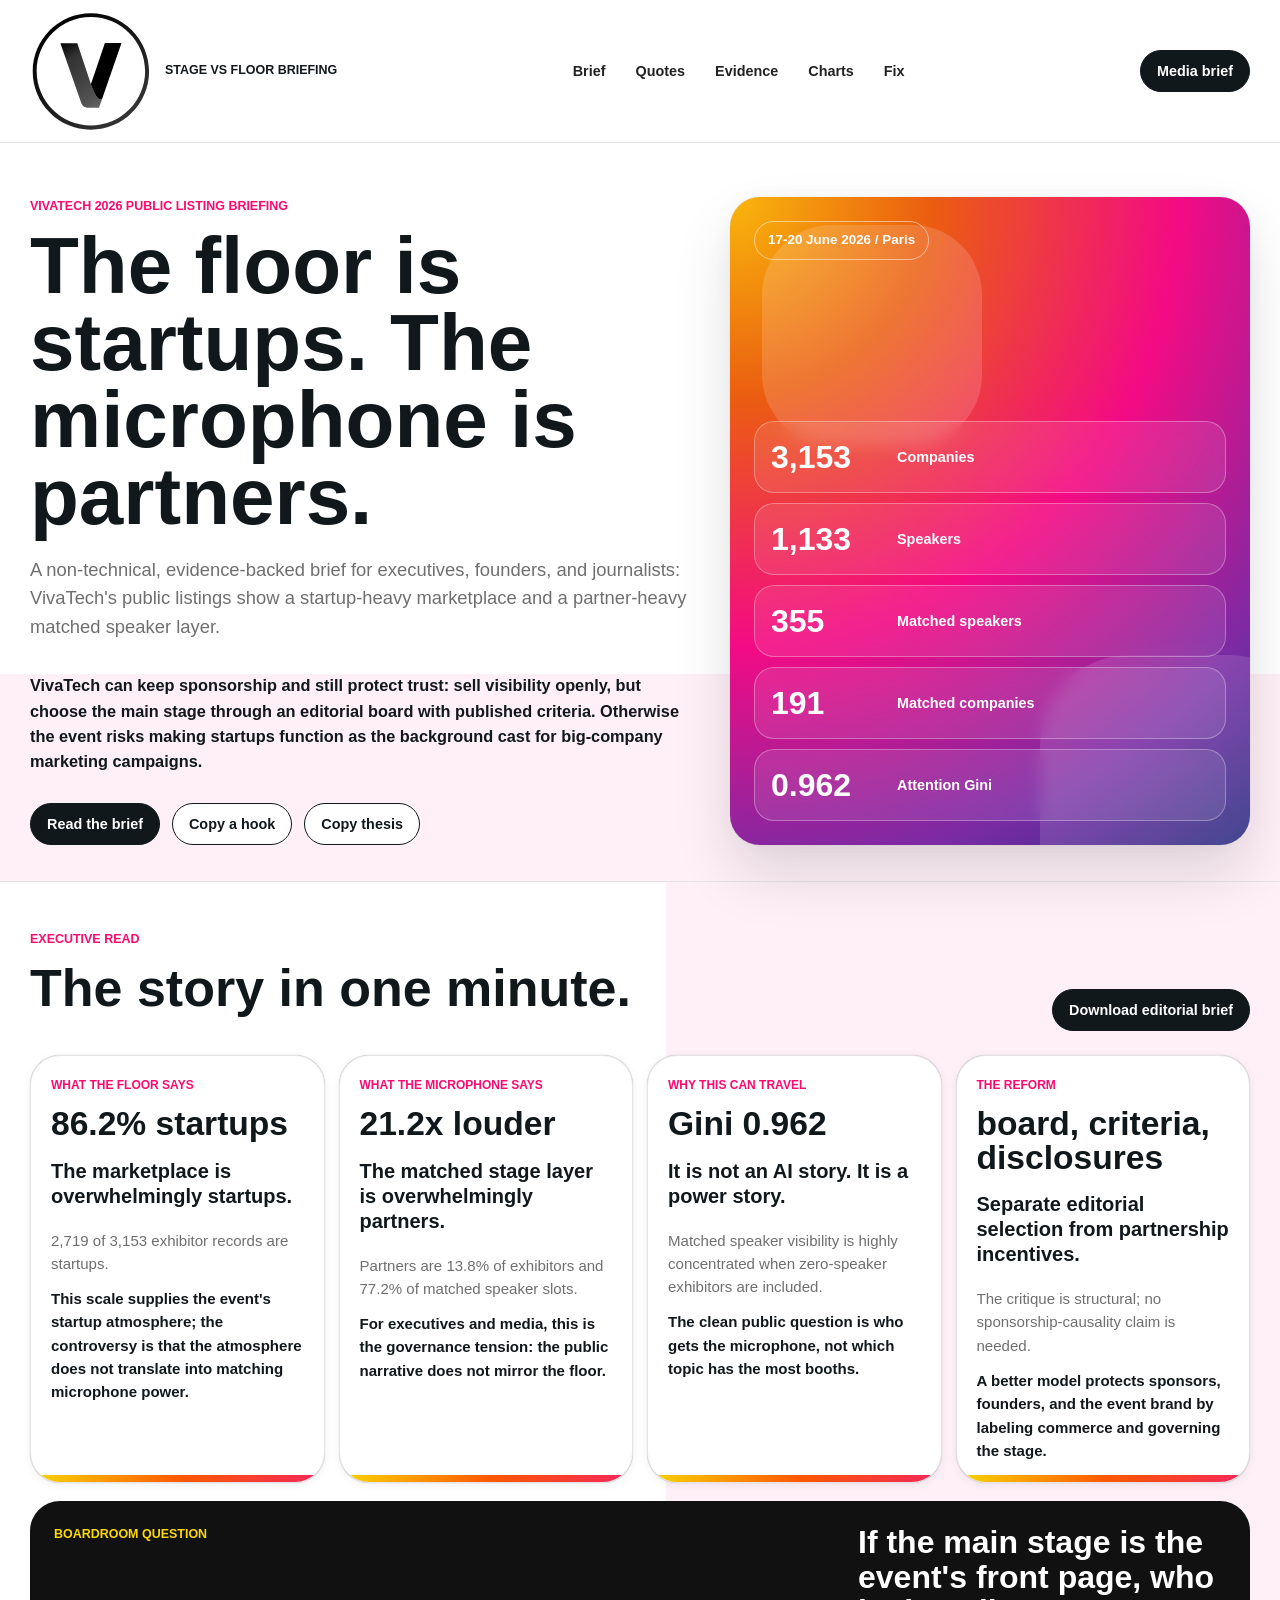
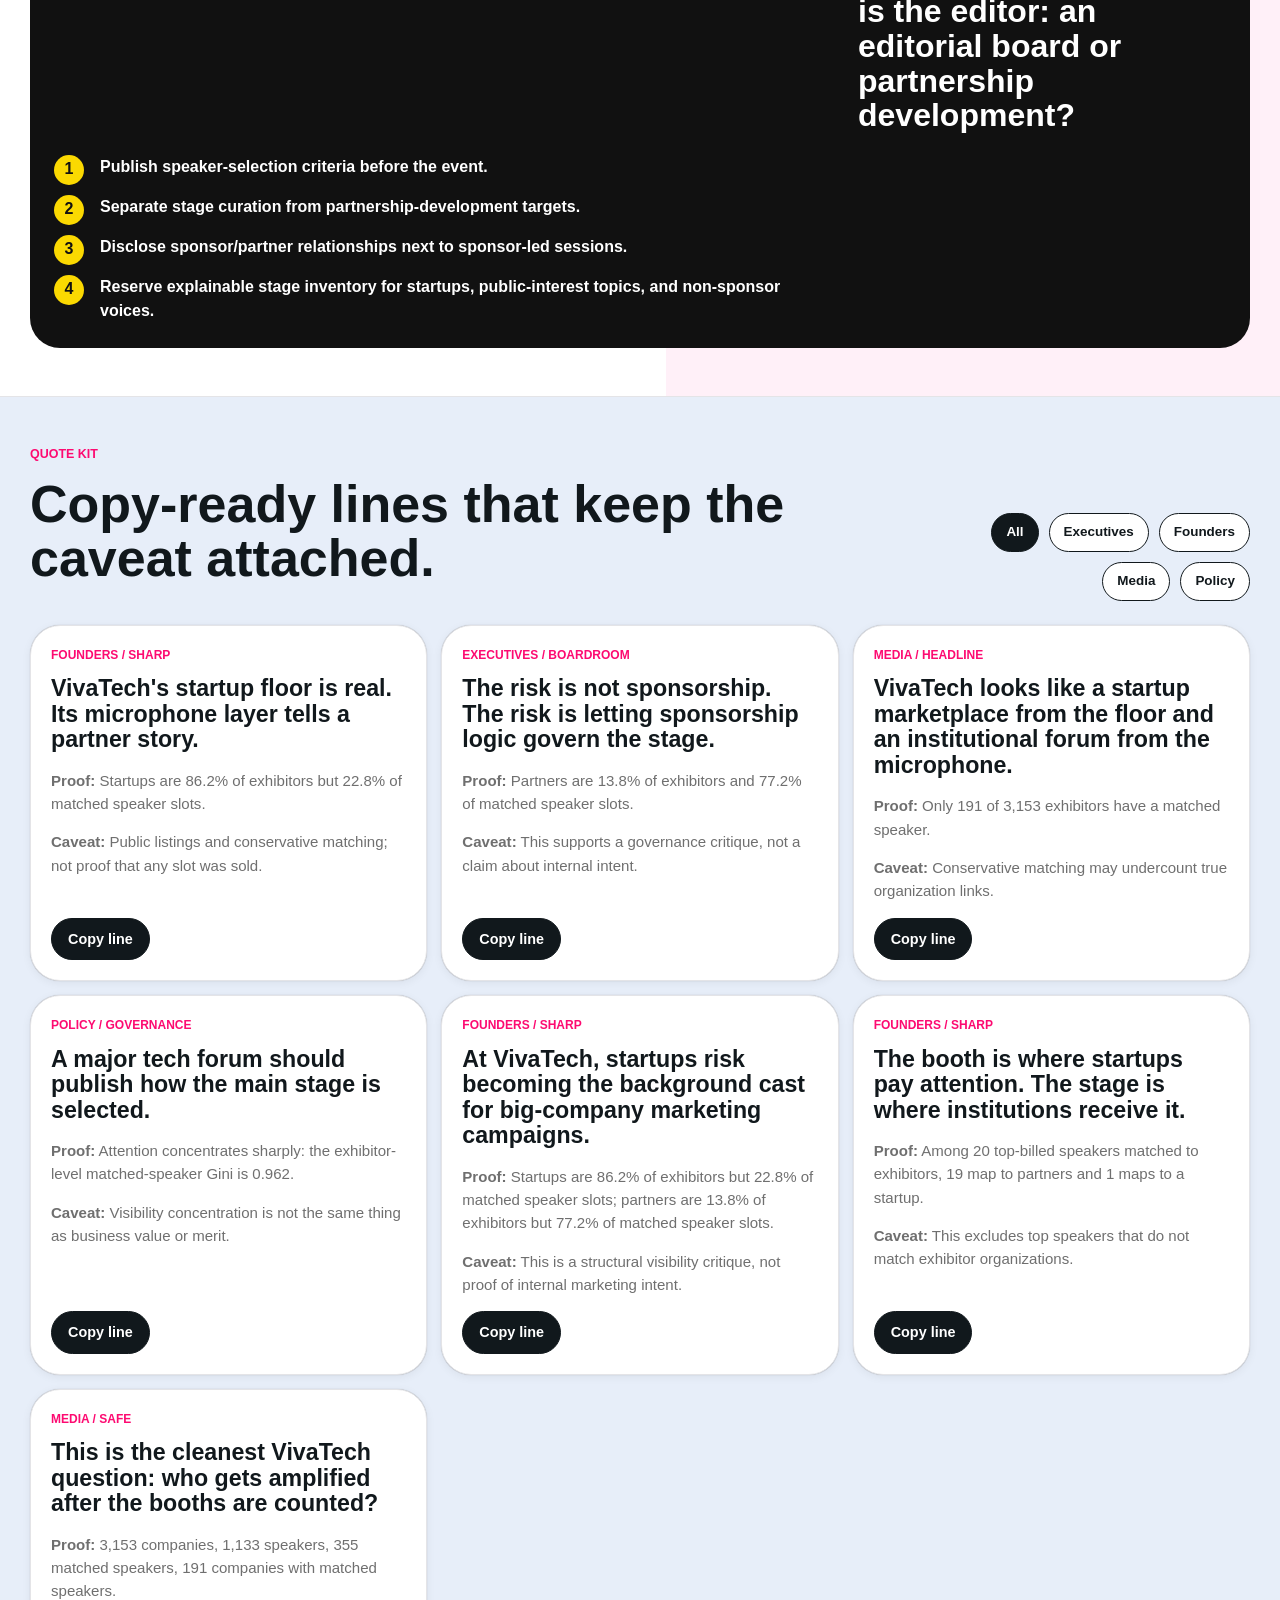
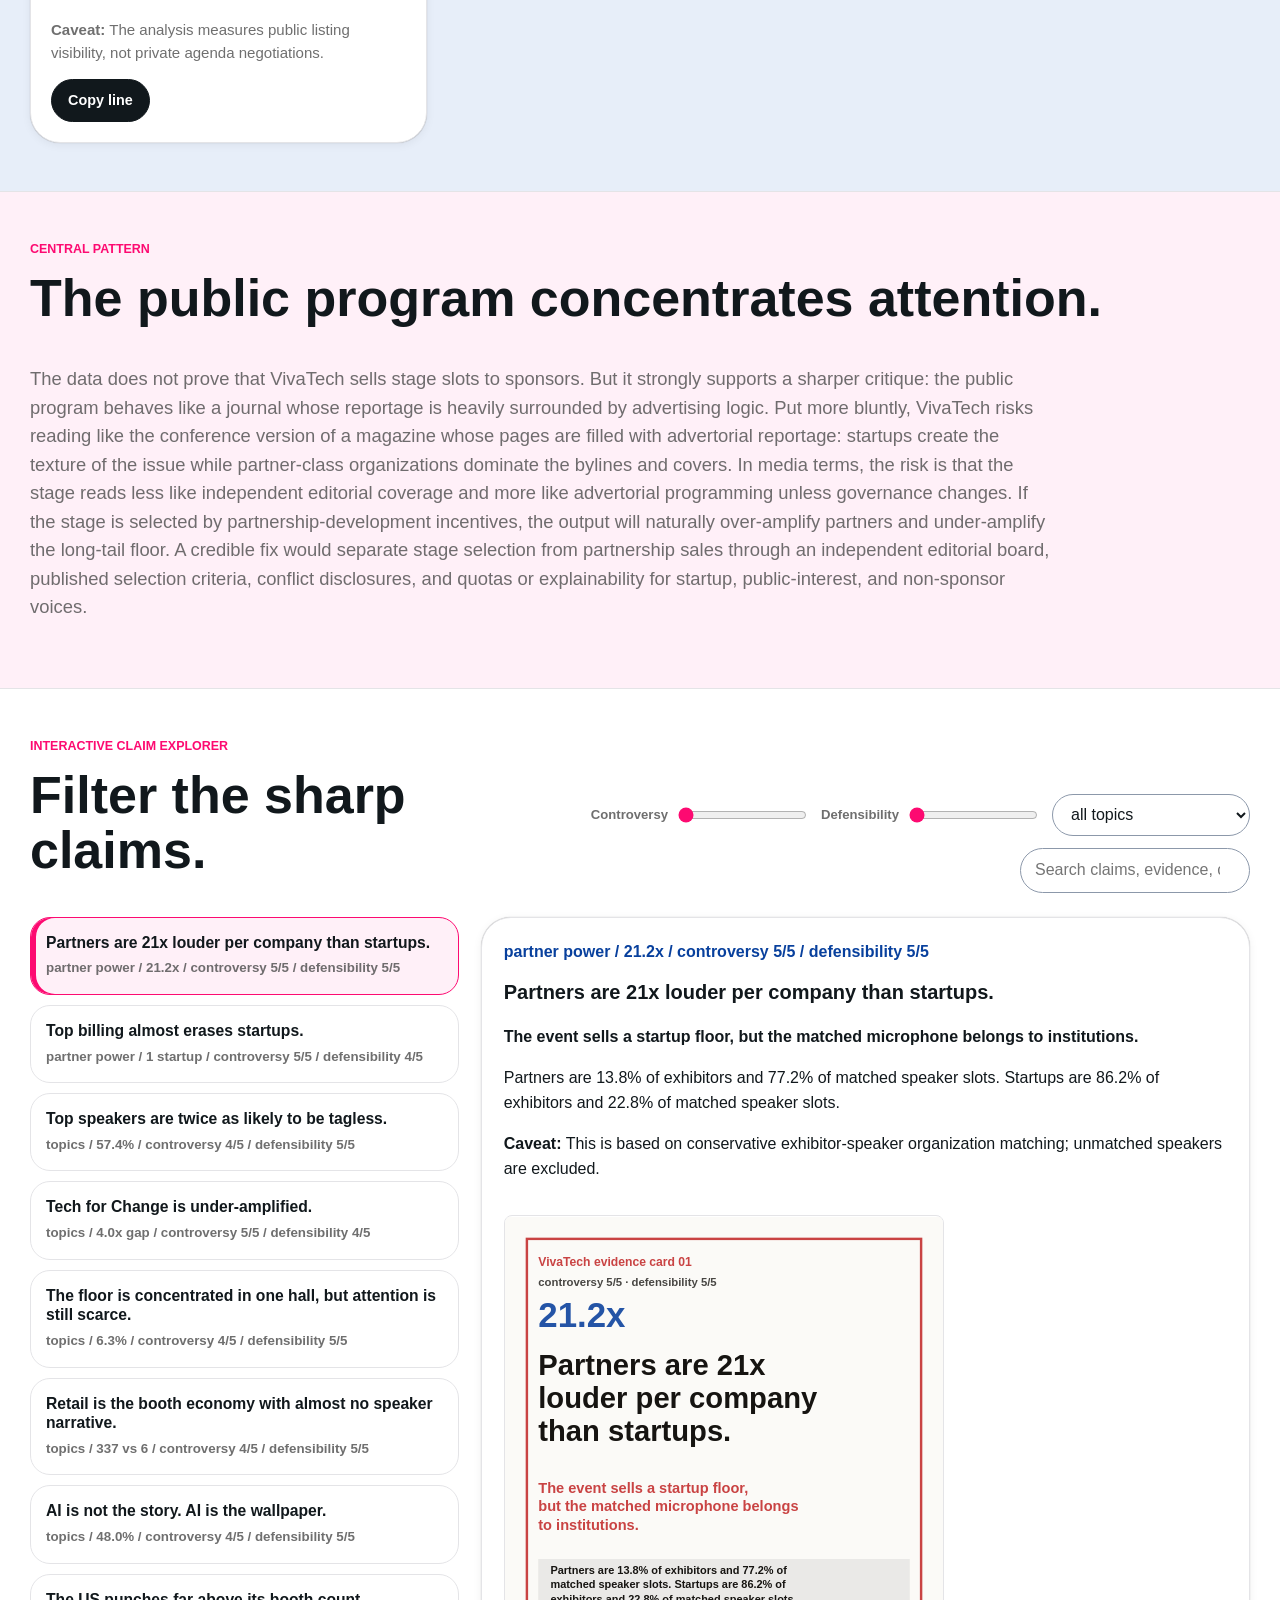
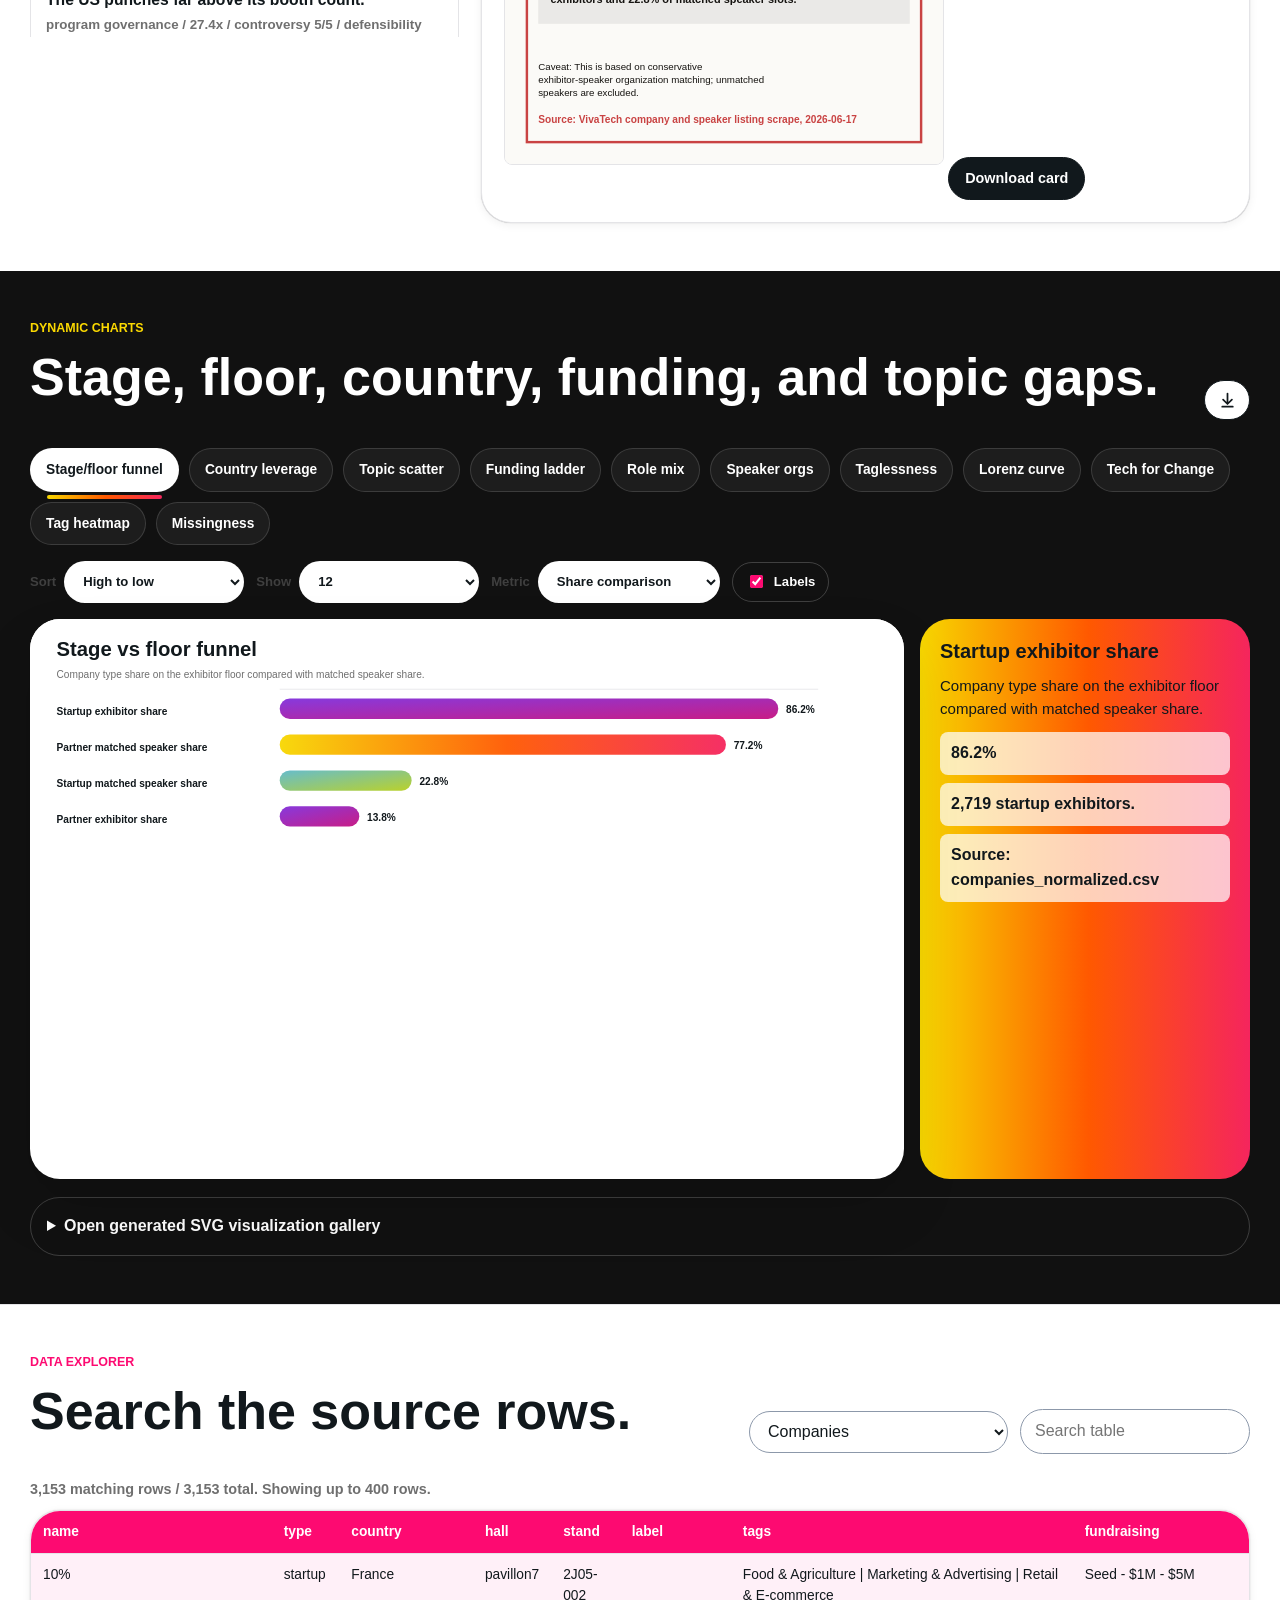
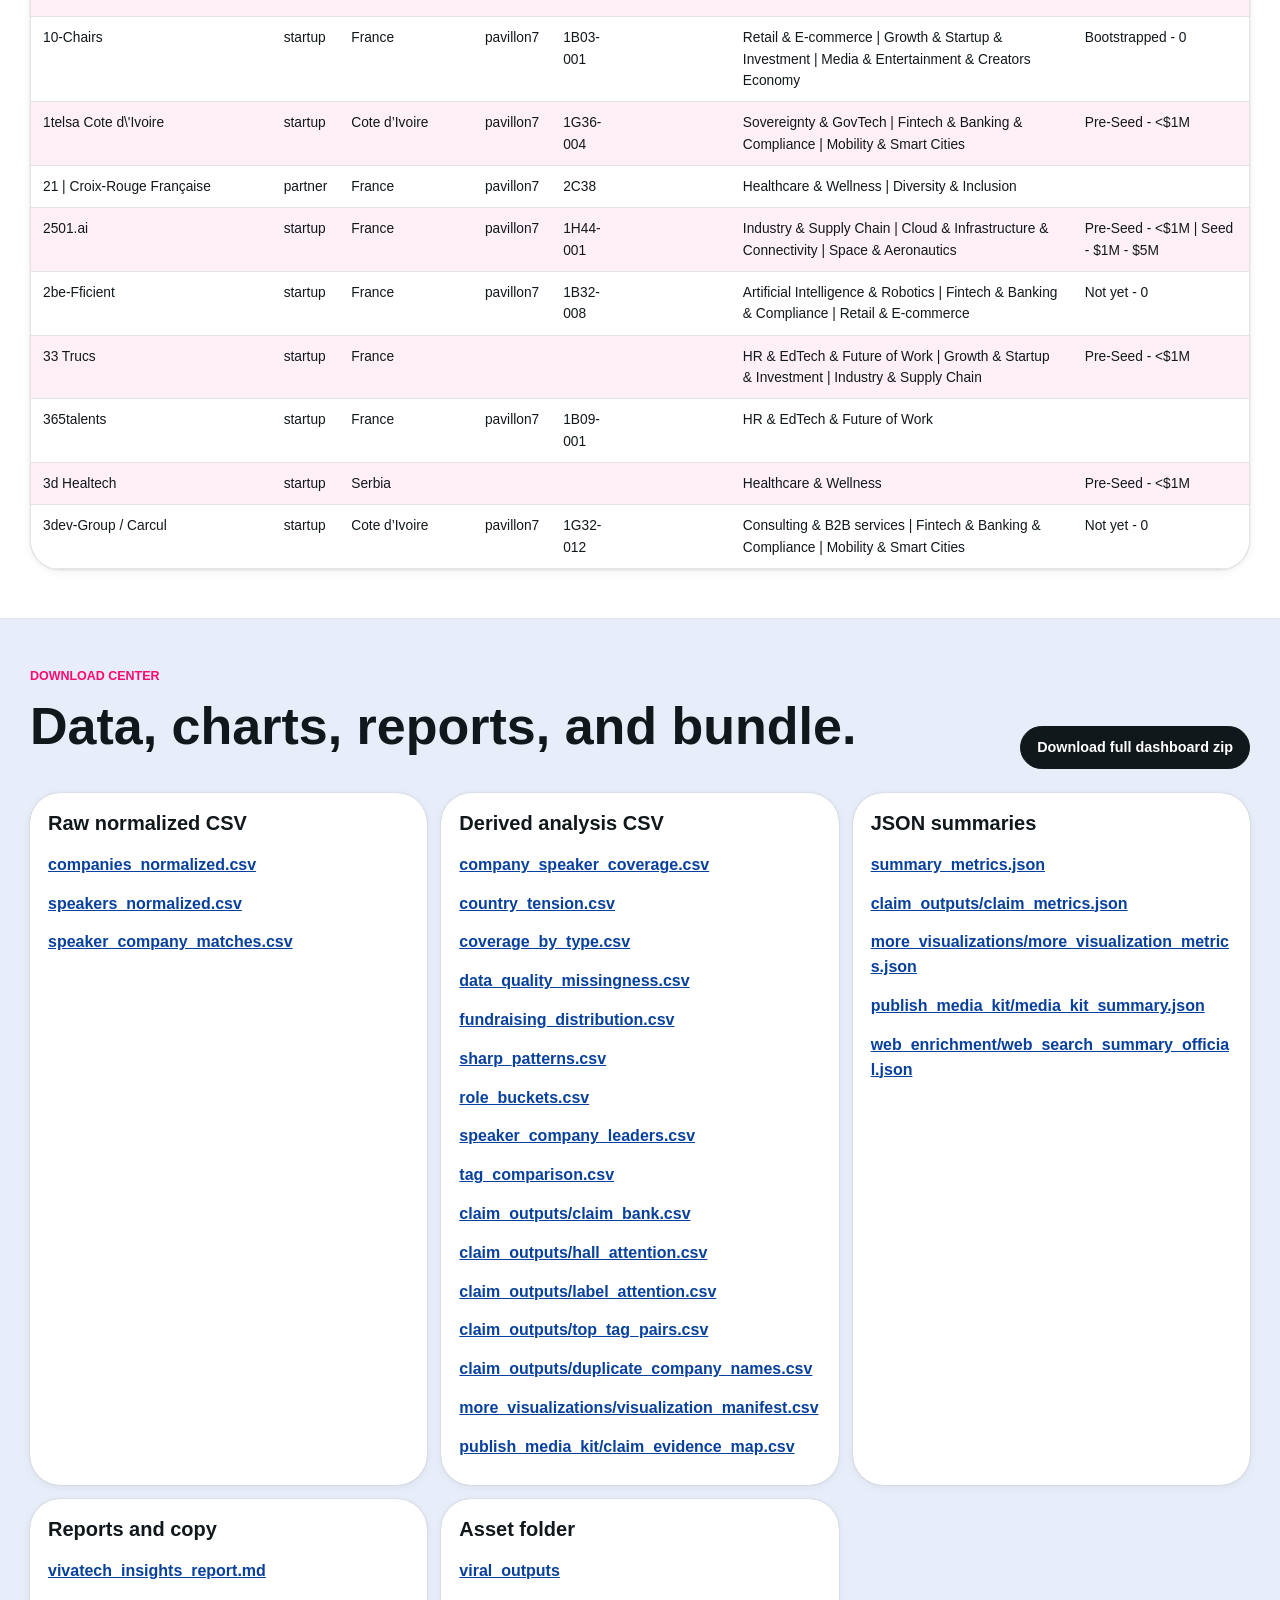
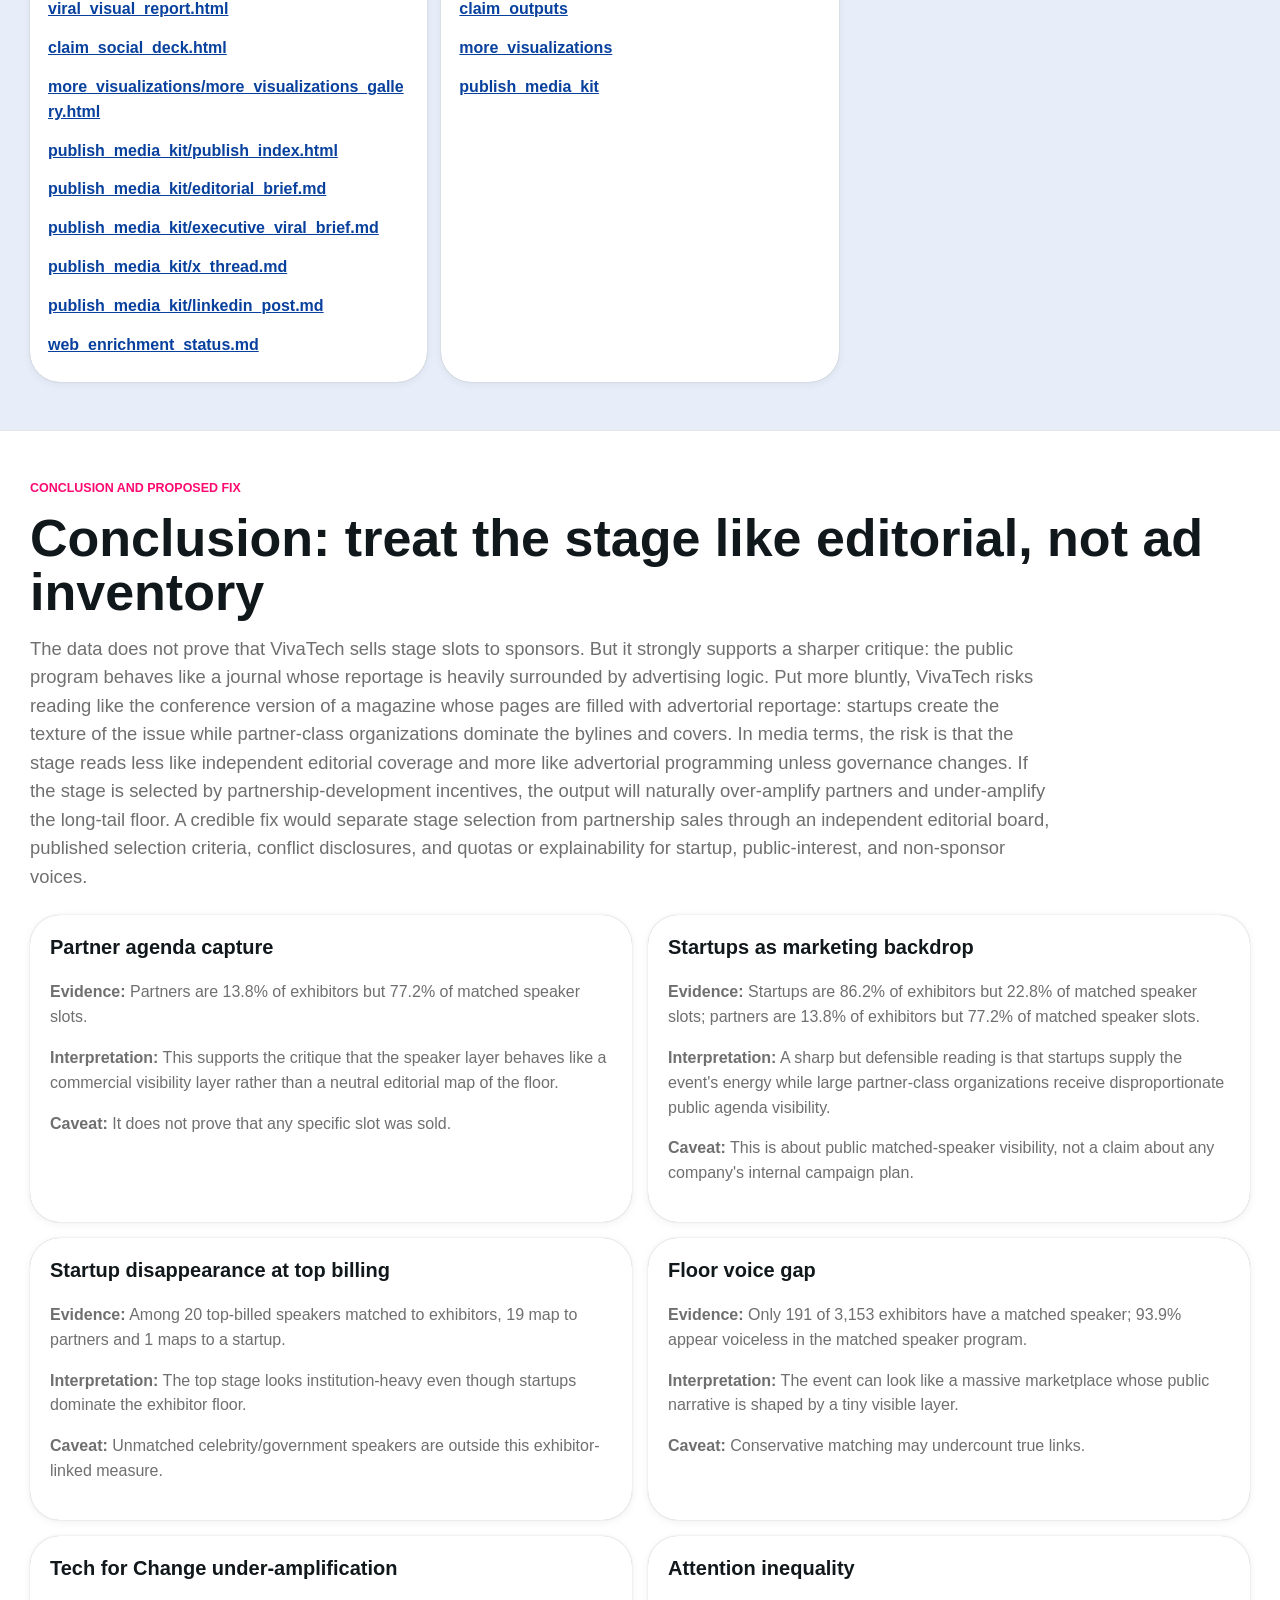
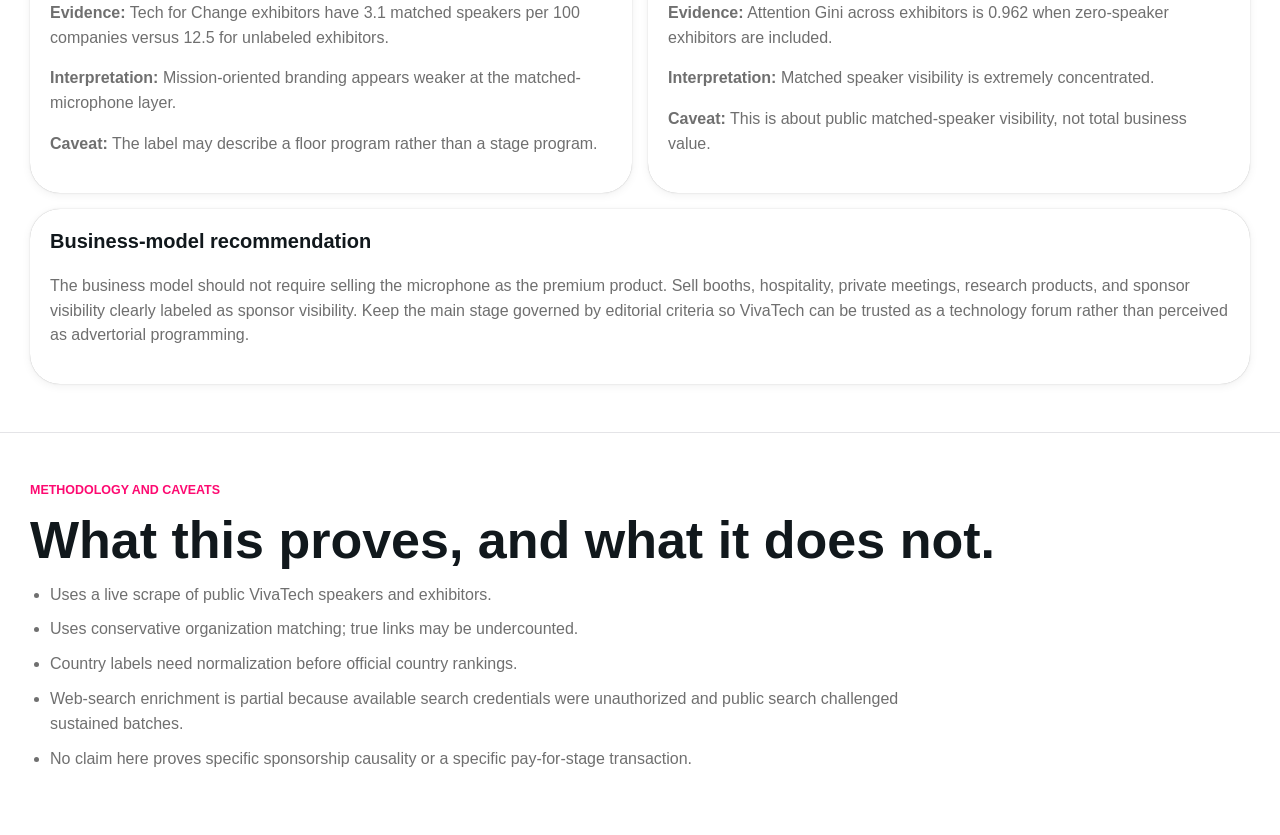
<file: docs/index.html>
<!doctype html>
<html lang="en">
<head>
  <meta charset="utf-8" />
  <meta name="viewport" content="width=device-width, initial-scale=1" />
  <title>VivaTech Stage vs Floor Briefing</title>
  <link rel="stylesheet" href="dashboard.css" />
</head>
<body>
  <header class="vt-header">
    <a class="brand-lockup" href="#overview" aria-label="VivaTech dashboard overview">
      <img src="assets/brand/logos/logo-v-black.svg" alt="VivaTech" />
      <span>Stage vs Floor Briefing</span>
    </a>
    <nav class="main-nav" aria-label="Dashboard sections">
      <a href="#brief">Brief</a>
      <a href="#share">Quotes</a>
      <a href="#claims">Evidence</a>
      <a href="#charts">Charts</a>
      <a href="#conclusion">Fix</a>
    </nav>
    <a class="header-cta" href="downloads/publish_media_kit/executive_viral_brief.md" download>Media brief</a>
  </header>

  <main>
    <section id="overview" class="hero">
      <div class="hero-copy">
        <p class="section-kicker">VivaTech 2026 public listing briefing</p>
        <h1 id="heroThesis">The floor is startups. The microphone is partners.</h1>
        <p class="lede" id="heroSubhead">A non-technical, evidence-backed brief for executives, founders, and journalists.</p>
        <p class="hero-editorial" id="heroEditorial"></p>
        <div class="hero-actions">
          <a class="primary-link" href="#brief">Read the brief</a>
          <a class="ghost-link" href="#share">Copy a hook</a>
          <button class="ghost-link copy-button" type="button" data-copy-target="heroThesis">Copy thesis</button>
        </div>
      </div>
      <aside class="hero-poster" aria-label="Headline analysis metrics">
        <div class="poster-topline">17-20 June 2026 / Paris</div>
        <div id="metricGrid" class="metric-grid"></div>
      </aside>
    </section>

    <section id="brief" class="band executive-band">
      <div class="section-head">
        <div>
          <p class="section-kicker">Executive read</p>
          <h2>The story in one minute.</h2>
        </div>
        <a class="primary-link" href="downloads/publish_media_kit/executive_viral_brief.md" download>Download editorial brief</a>
      </div>
      <div id="executiveGrid" class="executive-grid"></div>
      <aside class="message-house">
        <p class="section-kicker">Boardroom question</p>
        <h3 id="executiveQuestion"></h3>
        <div id="boardroomMoves" class="move-list"></div>
      </aside>
    </section>

    <section id="share" class="band share-band">
      <div class="section-head">
        <div>
          <p class="section-kicker">Quote kit</p>
          <h2>Copy-ready lines that keep the caveat attached.</h2>
        </div>
        <div id="quoteFilters" class="quote-filters" aria-label="Quote audience filters"></div>
      </div>
      <div id="quoteGrid" class="quote-grid"></div>
    </section>

    <section class="band thesis-band">
      <div class="section-head">
        <div>
          <p class="section-kicker">Central pattern</p>
          <h2>The public program concentrates attention.</h2>
        </div>
      </div>
      <p id="centralThesis" class="wide-copy"></p>
    </section>

    <section id="claims" class="band">
      <div class="section-head">
        <div>
          <p class="section-kicker">Interactive claim explorer</p>
          <h2>Filter the sharp claims.</h2>
        </div>
        <div class="filters">
          <label>Controversy <input id="controversyFilter" type="range" min="1" max="5" value="1" /></label>
          <label>Defensibility <input id="defensibilityFilter" type="range" min="1" max="5" value="1" /></label>
          <select id="claimTopic" aria-label="Claim topic"></select>
          <input id="claimSearch" type="search" placeholder="Search claims, evidence, caveats" />
        </div>
      </div>
      <div class="claim-layout">
        <div id="claimList" class="claim-list"></div>
        <article id="claimDetail" class="claim-detail"></article>
      </div>
    </section>

    <section id="charts" class="band chart-band">
      <div class="section-head section-head-dark">
        <div>
          <p class="section-kicker">Dynamic charts</p>
          <h2>Stage, floor, country, funding, and topic gaps.</h2>
        </div>
        <button id="exportChart" class="icon-button" type="button" title="Download current chart SVG" aria-label="Download current chart SVG">
          <svg class="button-icon" viewBox="0 0 24 24" aria-hidden="true">
            <path d="M12 3a1 1 0 0 1 1 1v9.59l3.3-3.3a1 1 0 1 1 1.4 1.42l-5 5a1 1 0 0 1-1.4 0l-5-5a1 1 0 1 1 1.4-1.42l3.3 3.3V4a1 1 0 0 1 1-1Z"></path>
            <path d="M5 19a1 1 0 0 1 1-1h12a1 1 0 1 1 0 2H6a1 1 0 0 1-1-1Z"></path>
          </svg>
        </button>
      </div>

      <div id="chartTabs" class="chart-tabs" role="tablist" aria-label="Chart views"></div>

      <div class="chart-controls" aria-label="Chart controls">
        <label>Sort
          <select id="chartSort">
            <option value="desc">High to low</option>
            <option value="asc">Low to high</option>
            <option value="name">A to Z</option>
          </select>
        </label>
        <label>Show
          <select id="chartLimit">
            <option value="8">8</option>
            <option value="12" selected>12</option>
            <option value="20">20</option>
            <option value="all">All</option>
          </select>
        </label>
        <label>Metric
          <select id="chartMetric"></select>
        </label>
        <label class="toggle-label">
          <input id="chartLabels" type="checkbox" checked />
          Labels
        </label>
      </div>

      <div class="chart-workbench">
        <div class="chart-stage">
          <div id="chartCanvas" class="chart-canvas" aria-live="polite"></div>
          <div id="chartTooltip" class="chart-tooltip" hidden></div>
        </div>
        <aside id="chartInsight" class="chart-insight"></aside>
      </div>

      <details class="svg-library">
        <summary>Open generated SVG visualization gallery</summary>
        <div class="svg-gallery" id="svgGallery"></div>
      </details>
    </section>

    <section id="data" class="band">
      <div class="section-head">
        <div>
          <p class="section-kicker">Data explorer</p>
          <h2>Search the source rows.</h2>
        </div>
        <div class="filters">
          <select id="tableSelect">
            <option value="companies">Companies</option>
            <option value="speakers">Speakers</option>
            <option value="matches">Speaker-company matches</option>
            <option value="countries">Countries</option>
            <option value="tags">Tags</option>
            <option value="funding">Funding</option>
            <option value="coverage">Company speaker coverage</option>
            <option value="leaders">Speaker organization leaders</option>
            <option value="tagPairs">Tag pairs</option>
          </select>
          <input id="tableSearch" type="search" placeholder="Search table" />
        </div>
      </div>
      <div id="dataTableMeta" class="table-meta"></div>
      <div id="dataTable" class="table-wrap"></div>
    </section>

    <section id="downloads" class="band download-band">
      <div class="section-head">
        <div>
          <p class="section-kicker">Download center</p>
          <h2>Data, charts, reports, and bundle.</h2>
        </div>
        <a class="primary-link" href="vivatech_dashboard_bundle.zip" download>Download full dashboard zip</a>
      </div>
      <div id="downloadList" class="download-list"></div>
    </section>

    <section id="conclusion" class="band conclusion">
      <p class="section-kicker">Conclusion and proposed fix</p>
      <h2 id="conclusionTitle"></h2>
      <p id="conclusionThesis" class="wide-copy"></p>
      <div id="supportGrid" class="support-grid"></div>
      <div class="business-model">
        <h3>Business-model recommendation</h3>
        <p id="businessModel"></p>
      </div>
    </section>

    <section id="methodology" class="band methodology">
      <p class="section-kicker">Methodology and caveats</p>
      <h2>What this proves, and what it does not.</h2>
      <ul>
        <li>Uses a live scrape of public VivaTech speakers and exhibitors.</li>
        <li>Uses conservative organization matching; true links may be undercounted.</li>
        <li>Country labels need normalization before official country rankings.</li>
        <li>Web-search enrichment is partial because available search credentials were unauthorized and public search challenged sustained batches.</li>
        <li>No claim here proves specific sponsorship causality or a specific pay-for-stage transaction.</li>
      </ul>
    </section>
  </main>

  <script src="data/dashboard_data.js"></script>
  <script src="dashboard.js"></script>
</body>
</html>
</file>
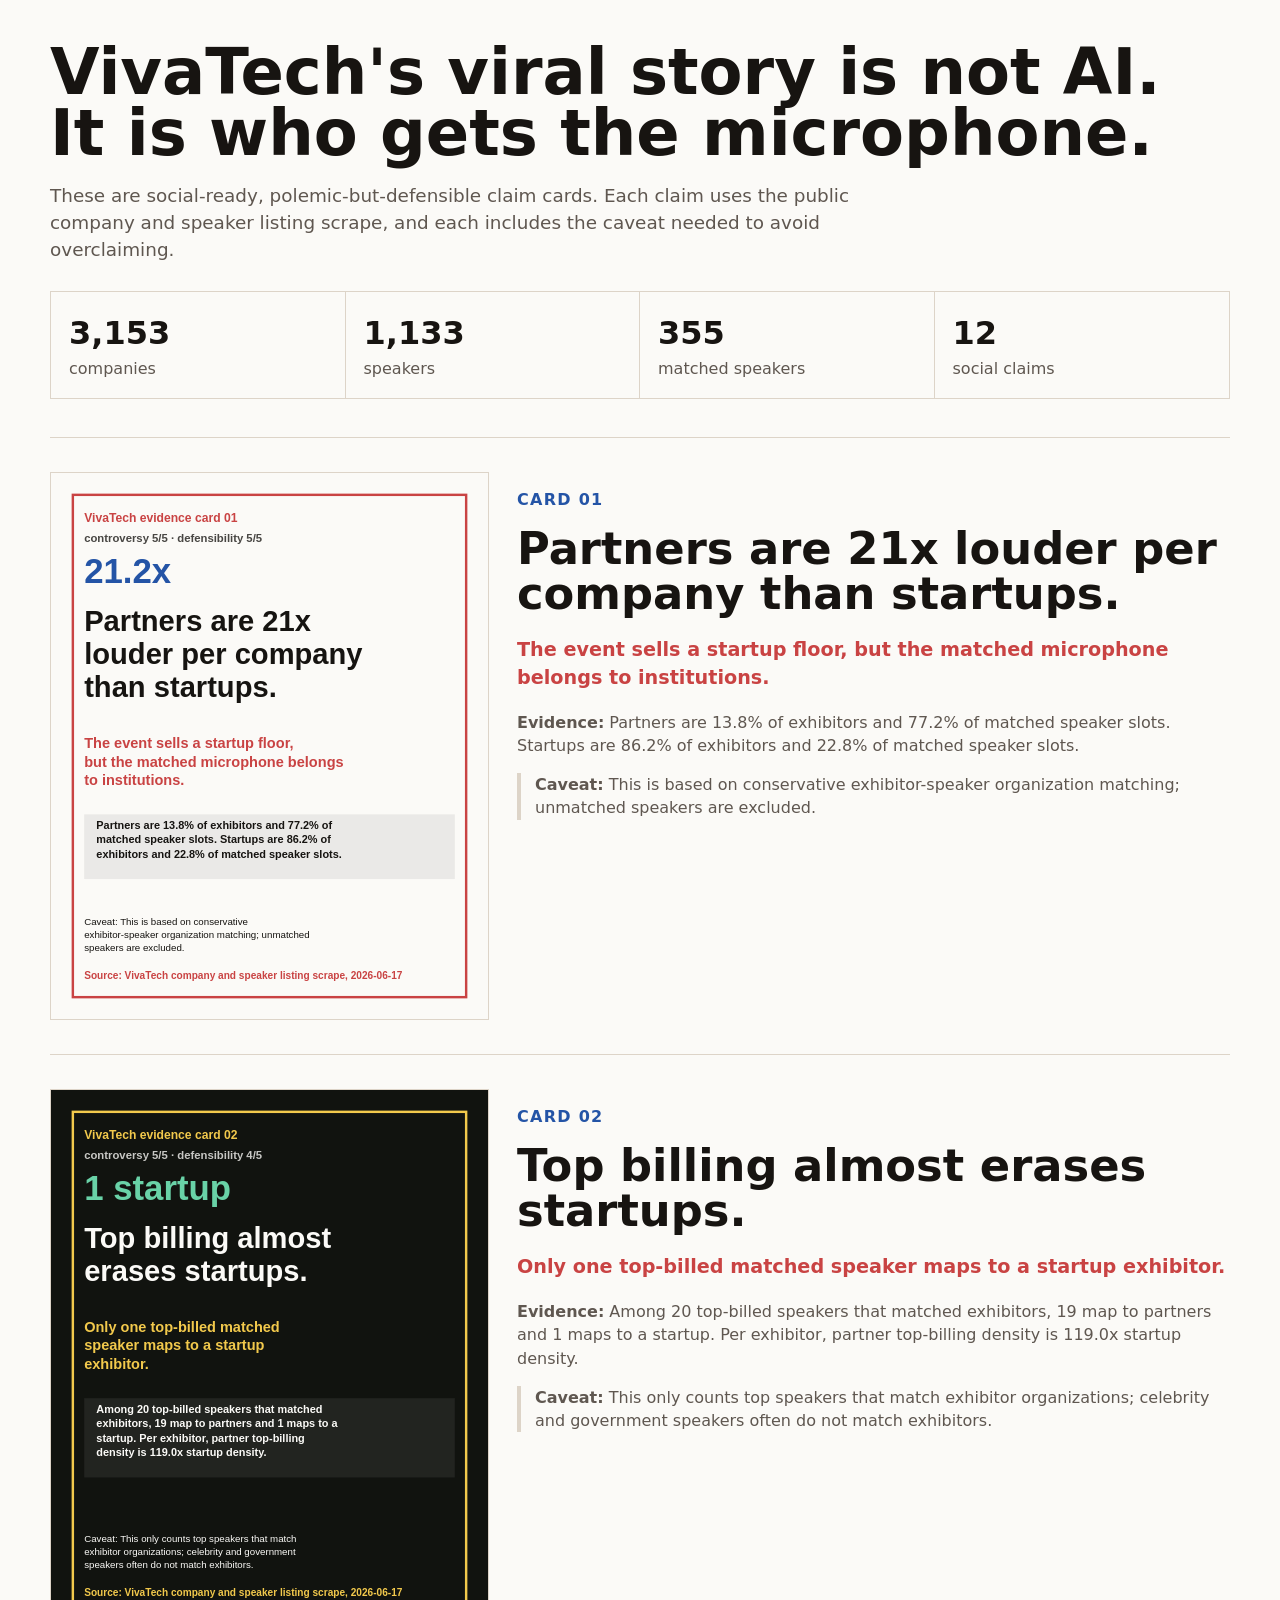
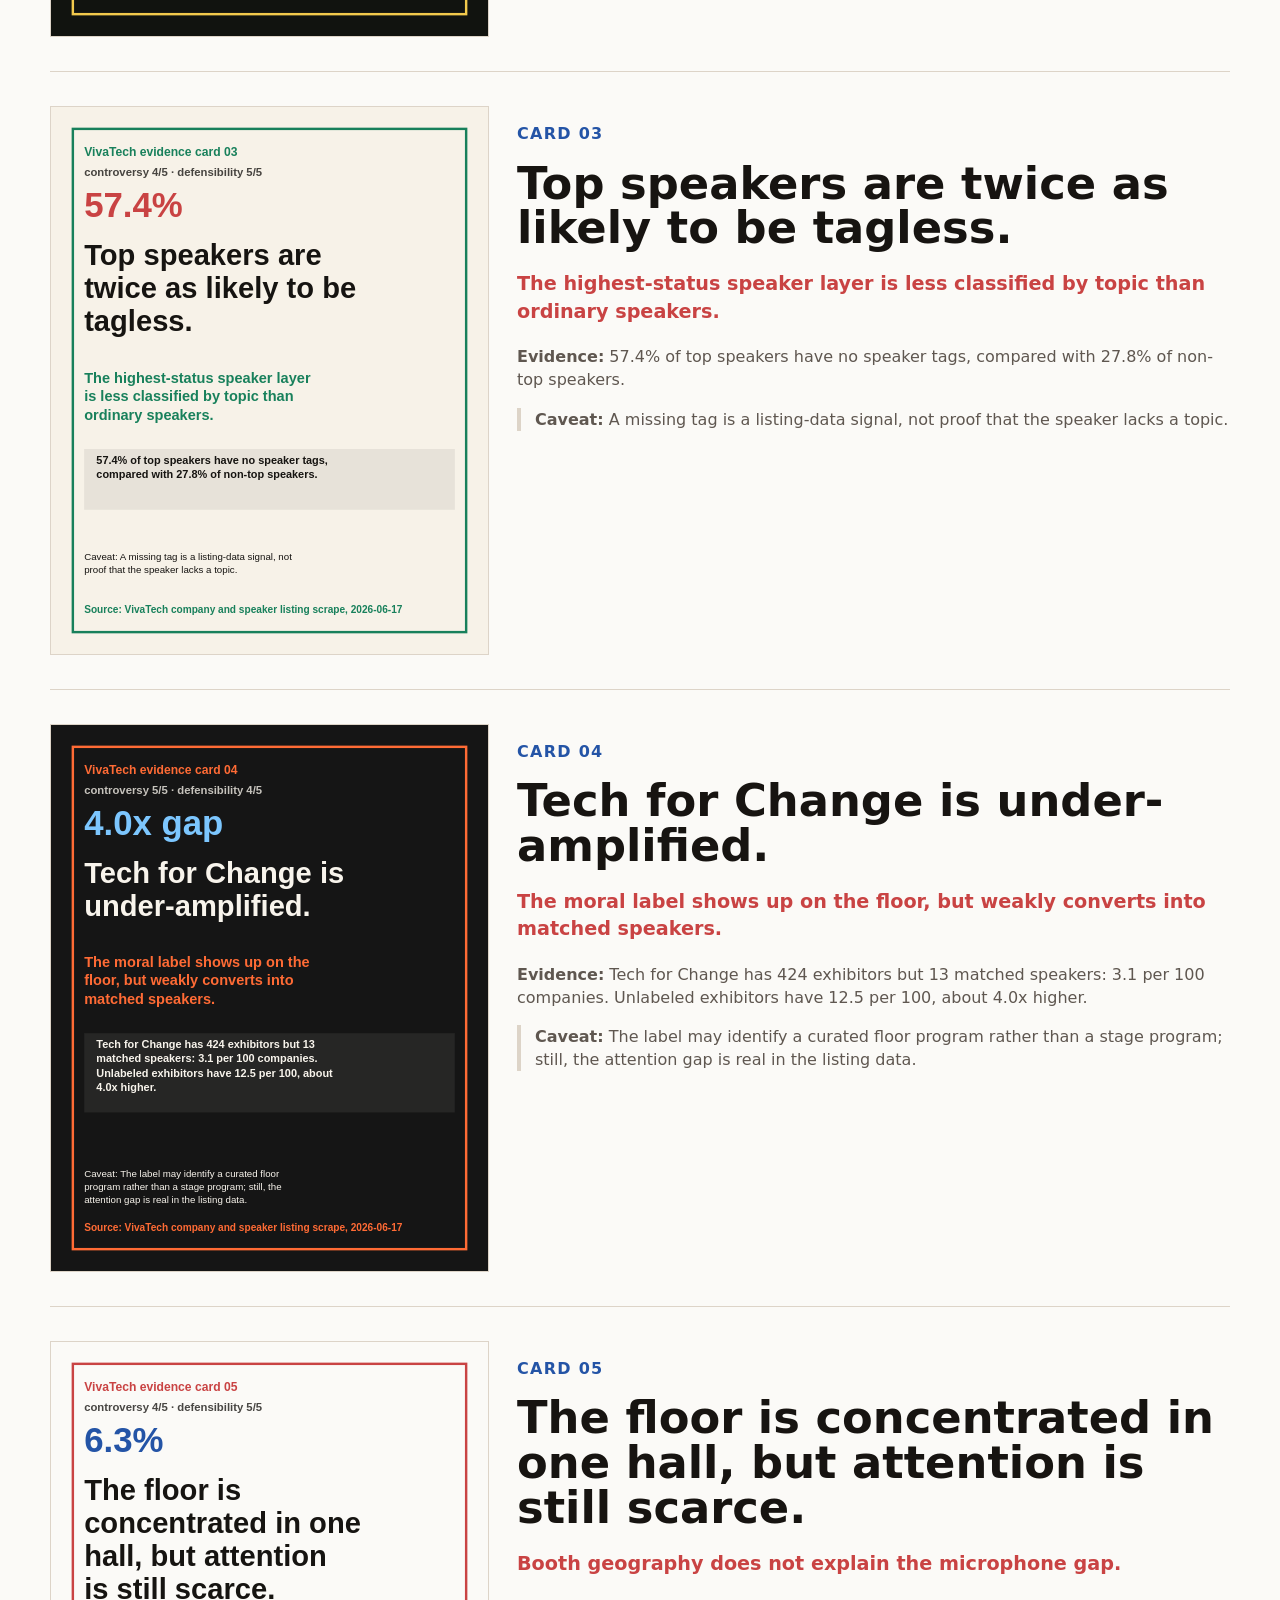
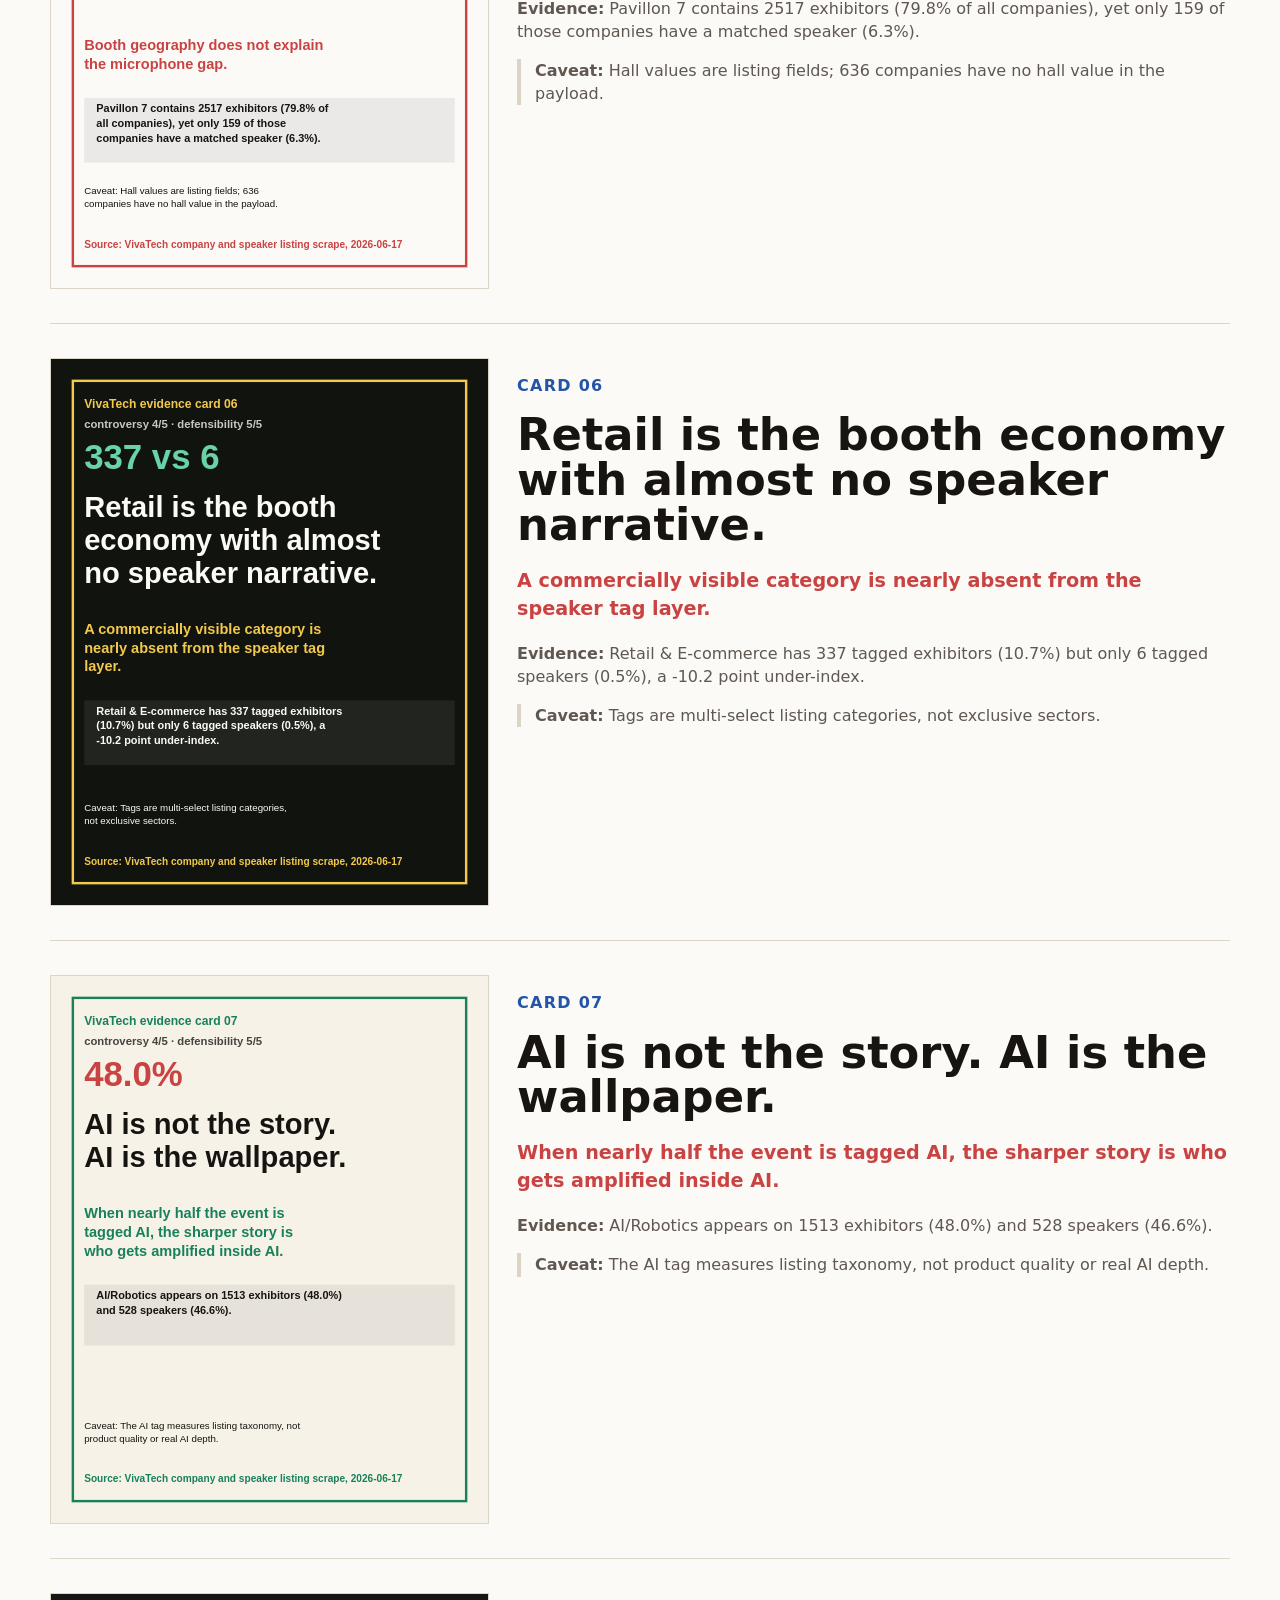
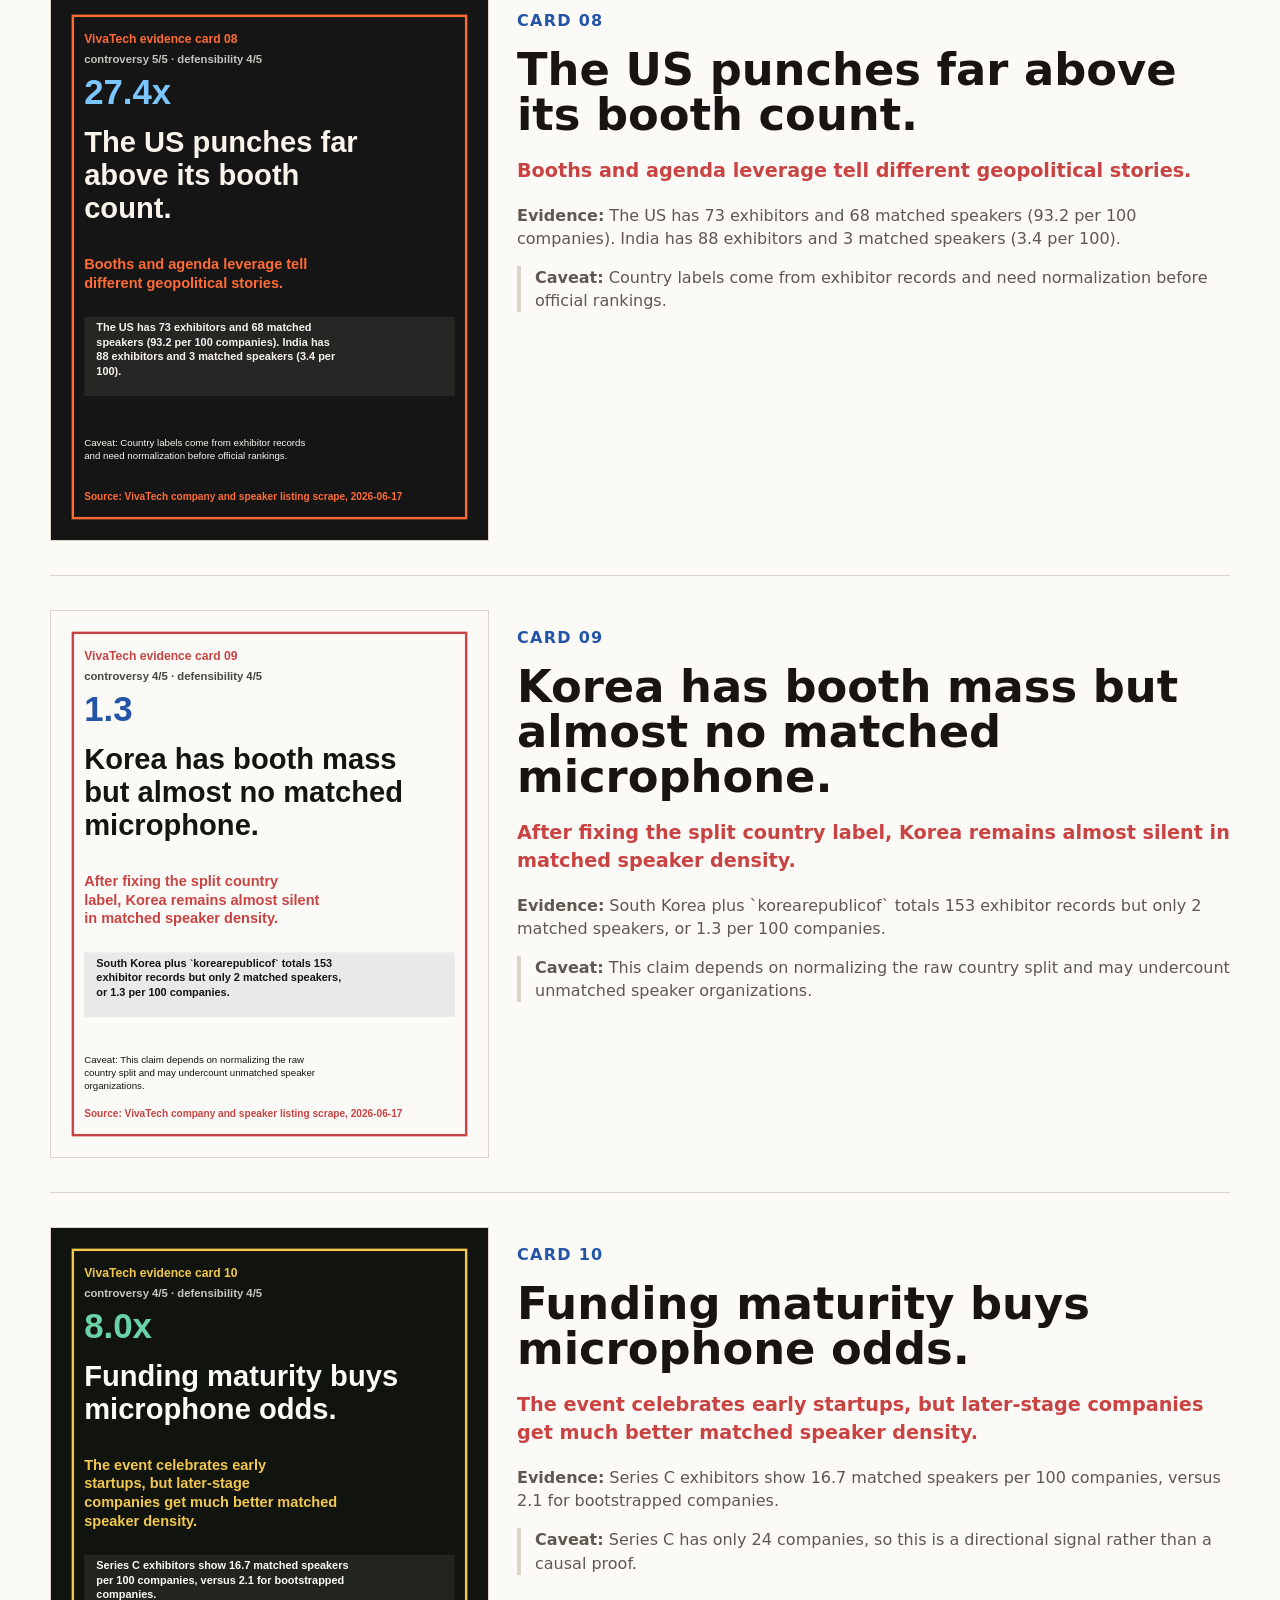
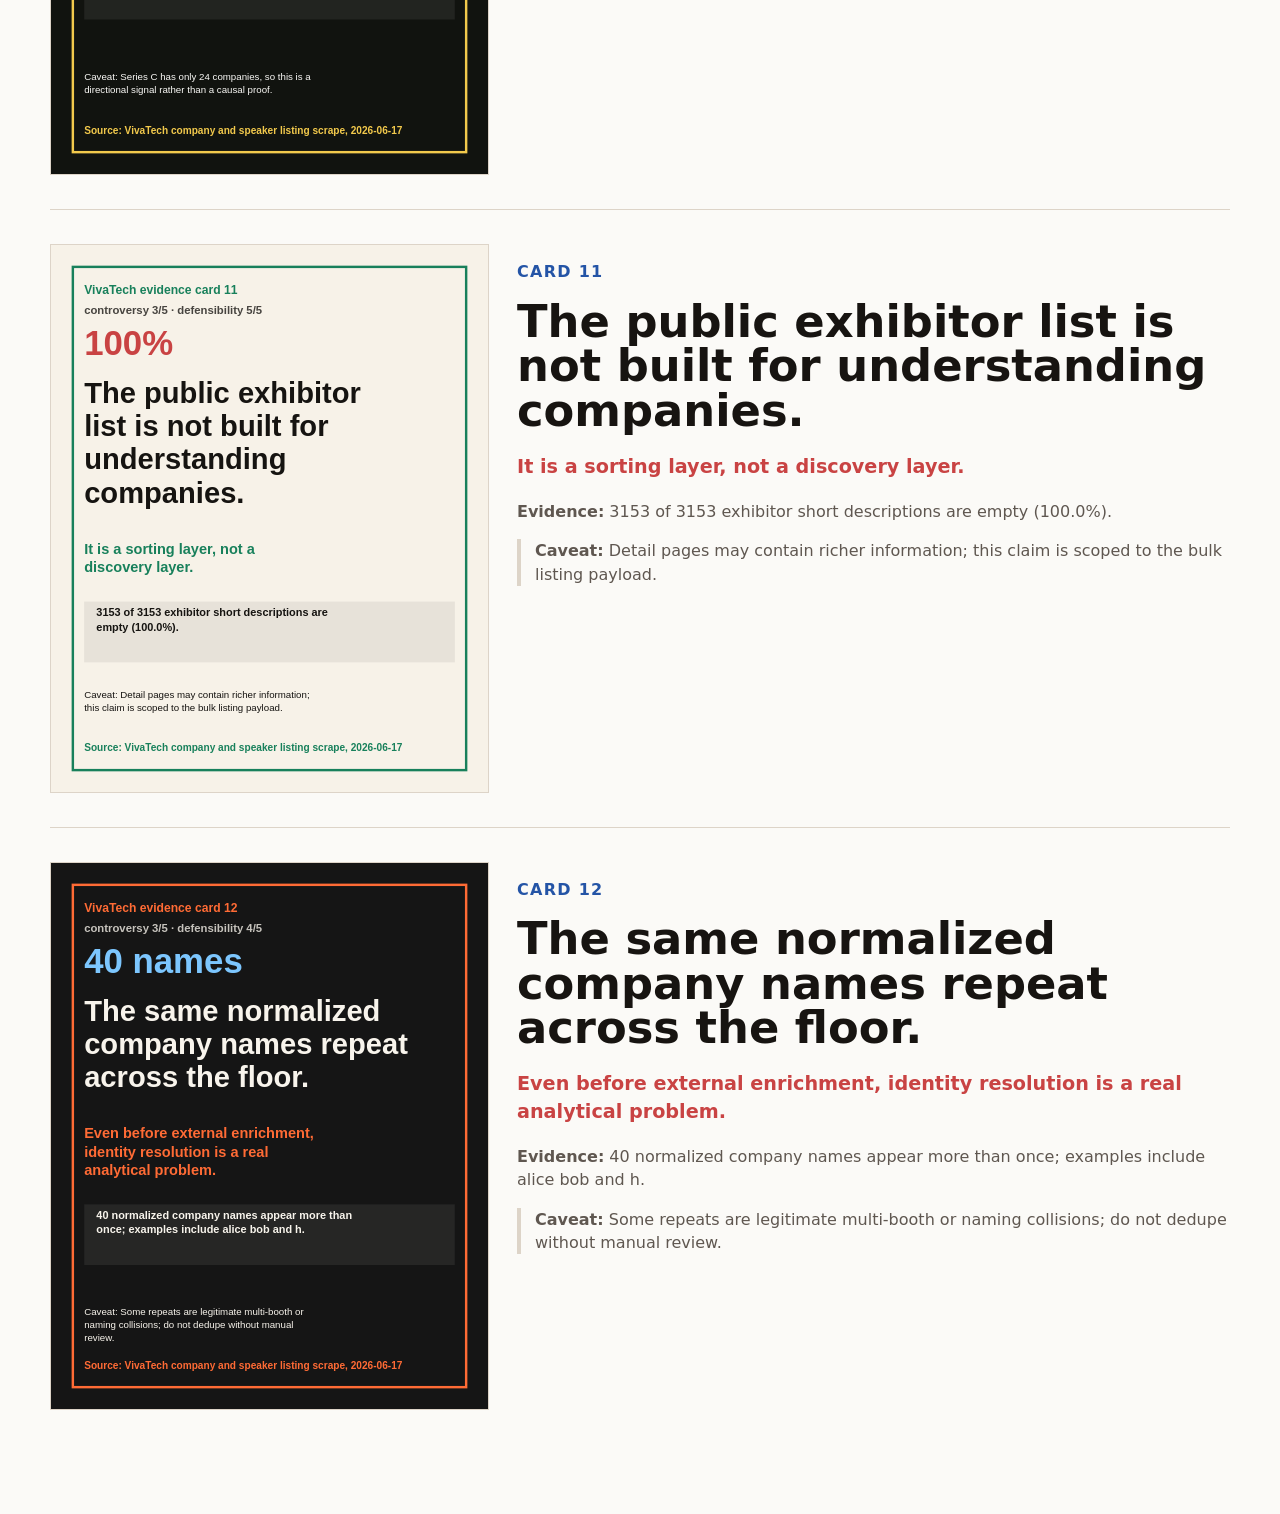
<file: polemic_social_deck.html>
<!doctype html>
<html lang="en">
<head>
  <meta charset="utf-8" />
  <meta name="viewport" content="width=device-width, initial-scale=1" />
  <title>VivaTech Polemic Social Pack</title>
  <style>
    body {
      margin: 0;
      background: #fbfaf7;
      color: #171411;
      font-family: Inter, ui-sans-serif, system-ui, -apple-system, BlinkMacSystemFont, "Segoe UI", sans-serif;
      line-height: 1.45;
    }
    main { max-width: 1180px; margin: 0 auto; padding: 42px 22px 70px; }
    h1 { font-size: clamp(2.4rem, 5vw, 5.5rem); line-height: 0.96; letter-spacing: 0; margin: 0 0 16px; }
    .lede { color: #5f5750; max-width: 850px; font-size: 1.15rem; margin-bottom: 28px; }
    .metrics {
      display: grid;
      grid-template-columns: repeat(4, minmax(0, 1fr));
      border: 1px solid #ddd4c8;
      margin: 28px 0 38px;
    }
    .metric { padding: 18px; border-right: 1px solid #ddd4c8; }
    .metric:last-child { border-right: none; }
    .metric strong { display: block; font-size: 2rem; }
    .metric span { color: #5f5750; }
    .card-row {
      display: grid;
      grid-template-columns: minmax(280px, 0.38fr) minmax(0, 0.62fr);
      gap: 30px;
      border-top: 1px solid #ddd4c8;
      padding: 34px 0;
      align-items: start;
    }
    img { width: 100%; height: auto; display: block; border: 1px solid #ddd4c8; }
    h2 { font-size: clamp(1.6rem, 3.5vw, 3.8rem); line-height: 1; letter-spacing: 0; margin: 0 0 14px; }
    p { color: #5f5750; font-size: 1rem; }
    .punch { color: #c94343; font-size: 1.2rem; font-weight: 800; }
    .rank { color: #2454a6; font-weight: 900; text-transform: uppercase; letter-spacing: 0.08em; }
    .caveat { border-left: 4px solid #ddd4c8; padding-left: 14px; }
    @media (max-width: 820px) {
      .metrics { grid-template-columns: repeat(2, minmax(0, 1fr)); }
      .card-row { grid-template-columns: 1fr; }
    }
  </style>
</head>
<body>
<main>
  <h1>VivaTech's viral story is not AI. It is who gets the microphone.</h1>
  <p class="lede">These are social-ready, polemic-but-defensible claim cards. Each claim uses the public company and speaker listing scrape, and each includes the caveat needed to avoid overclaiming.</p>
  <section class="metrics">
    <div class="metric"><strong>3,153</strong><span>companies</span></div>
    <div class="metric"><strong>1,133</strong><span>speakers</span></div>
    <div class="metric"><strong>355</strong><span>matched speakers</span></div>
    <div class="metric"><strong>12</strong><span>social claims</span></div>
  </section>

            <section class="card-row">
              <img src="polemic_outputs/social_cards/card_01.svg" alt="Partners are 21x louder per company than startups." />
              <div>
                <p class="rank">Card 01</p>
                <h2>Partners are 21x louder per company than startups.</h2>
                <p class="punch">The event sells a startup floor, but the matched microphone belongs to institutions.</p>
                <p><strong>Evidence:</strong> Partners are 13.8% of exhibitors and 77.2% of matched speaker slots. Startups are 86.2% of exhibitors and 22.8% of matched speaker slots.</p>
                <p class="caveat"><strong>Caveat:</strong> This is based on conservative exhibitor-speaker organization matching; unmatched speakers are excluded.</p>
              </div>
            </section>

            <section class="card-row">
              <img src="polemic_outputs/social_cards/card_02.svg" alt="Top billing almost erases startups." />
              <div>
                <p class="rank">Card 02</p>
                <h2>Top billing almost erases startups.</h2>
                <p class="punch">Only one top-billed matched speaker maps to a startup exhibitor.</p>
                <p><strong>Evidence:</strong> Among 20 top-billed speakers that matched exhibitors, 19 map to partners and 1 maps to a startup. Per exhibitor, partner top-billing density is 119.0x startup density.</p>
                <p class="caveat"><strong>Caveat:</strong> This only counts top speakers that match exhibitor organizations; celebrity and government speakers often do not match exhibitors.</p>
              </div>
            </section>

            <section class="card-row">
              <img src="polemic_outputs/social_cards/card_03.svg" alt="Top speakers are twice as likely to be tagless." />
              <div>
                <p class="rank">Card 03</p>
                <h2>Top speakers are twice as likely to be tagless.</h2>
                <p class="punch">The highest-status speaker layer is less classified by topic than ordinary speakers.</p>
                <p><strong>Evidence:</strong> 57.4% of top speakers have no speaker tags, compared with 27.8% of non-top speakers.</p>
                <p class="caveat"><strong>Caveat:</strong> A missing tag is a listing-data signal, not proof that the speaker lacks a topic.</p>
              </div>
            </section>

            <section class="card-row">
              <img src="polemic_outputs/social_cards/card_04.svg" alt="Tech for Change is under-amplified." />
              <div>
                <p class="rank">Card 04</p>
                <h2>Tech for Change is under-amplified.</h2>
                <p class="punch">The moral label shows up on the floor, but weakly converts into matched speakers.</p>
                <p><strong>Evidence:</strong> Tech for Change has 424 exhibitors but 13 matched speakers: 3.1 per 100 companies. Unlabeled exhibitors have 12.5 per 100, about 4.0x higher.</p>
                <p class="caveat"><strong>Caveat:</strong> The label may identify a curated floor program rather than a stage program; still, the attention gap is real in the listing data.</p>
              </div>
            </section>

            <section class="card-row">
              <img src="polemic_outputs/social_cards/card_05.svg" alt="The floor is concentrated in one hall, but attention is still scarce." />
              <div>
                <p class="rank">Card 05</p>
                <h2>The floor is concentrated in one hall, but attention is still scarce.</h2>
                <p class="punch">Booth geography does not explain the microphone gap.</p>
                <p><strong>Evidence:</strong> Pavillon 7 contains 2517 exhibitors (79.8% of all companies), yet only 159 of those companies have a matched speaker (6.3%).</p>
                <p class="caveat"><strong>Caveat:</strong> Hall values are listing fields; 636 companies have no hall value in the payload.</p>
              </div>
            </section>

            <section class="card-row">
              <img src="polemic_outputs/social_cards/card_06.svg" alt="Retail is the booth economy with almost no speaker narrative." />
              <div>
                <p class="rank">Card 06</p>
                <h2>Retail is the booth economy with almost no speaker narrative.</h2>
                <p class="punch">A commercially visible category is nearly absent from the speaker tag layer.</p>
                <p><strong>Evidence:</strong> Retail &amp; E-commerce has 337 tagged exhibitors (10.7%) but only 6 tagged speakers (0.5%), a -10.2 point under-index.</p>
                <p class="caveat"><strong>Caveat:</strong> Tags are multi-select listing categories, not exclusive sectors.</p>
              </div>
            </section>

            <section class="card-row">
              <img src="polemic_outputs/social_cards/card_07.svg" alt="AI is not the story. AI is the wallpaper." />
              <div>
                <p class="rank">Card 07</p>
                <h2>AI is not the story. AI is the wallpaper.</h2>
                <p class="punch">When nearly half the event is tagged AI, the sharper story is who gets amplified inside AI.</p>
                <p><strong>Evidence:</strong> AI/Robotics appears on 1513 exhibitors (48.0%) and 528 speakers (46.6%).</p>
                <p class="caveat"><strong>Caveat:</strong> The AI tag measures listing taxonomy, not product quality or real AI depth.</p>
              </div>
            </section>

            <section class="card-row">
              <img src="polemic_outputs/social_cards/card_08.svg" alt="The US punches far above its booth count." />
              <div>
                <p class="rank">Card 08</p>
                <h2>The US punches far above its booth count.</h2>
                <p class="punch">Booths and agenda leverage tell different geopolitical stories.</p>
                <p><strong>Evidence:</strong> The US has 73 exhibitors and 68 matched speakers (93.2 per 100 companies). India has 88 exhibitors and 3 matched speakers (3.4 per 100).</p>
                <p class="caveat"><strong>Caveat:</strong> Country labels come from exhibitor records and need normalization before official rankings.</p>
              </div>
            </section>

            <section class="card-row">
              <img src="polemic_outputs/social_cards/card_09.svg" alt="Korea has booth mass but almost no matched microphone." />
              <div>
                <p class="rank">Card 09</p>
                <h2>Korea has booth mass but almost no matched microphone.</h2>
                <p class="punch">After fixing the split country label, Korea remains almost silent in matched speaker density.</p>
                <p><strong>Evidence:</strong> South Korea plus `korearepublicof` totals 153 exhibitor records but only 2 matched speakers, or 1.3 per 100 companies.</p>
                <p class="caveat"><strong>Caveat:</strong> This claim depends on normalizing the raw country split and may undercount unmatched speaker organizations.</p>
              </div>
            </section>

            <section class="card-row">
              <img src="polemic_outputs/social_cards/card_10.svg" alt="Funding maturity buys microphone odds." />
              <div>
                <p class="rank">Card 10</p>
                <h2>Funding maturity buys microphone odds.</h2>
                <p class="punch">The event celebrates early startups, but later-stage companies get much better matched speaker density.</p>
                <p><strong>Evidence:</strong> Series C exhibitors show 16.7 matched speakers per 100 companies, versus 2.1 for bootstrapped companies.</p>
                <p class="caveat"><strong>Caveat:</strong> Series C has only 24 companies, so this is a directional signal rather than a causal proof.</p>
              </div>
            </section>

            <section class="card-row">
              <img src="polemic_outputs/social_cards/card_11.svg" alt="The public exhibitor list is not built for understanding companies." />
              <div>
                <p class="rank">Card 11</p>
                <h2>The public exhibitor list is not built for understanding companies.</h2>
                <p class="punch">It is a sorting layer, not a discovery layer.</p>
                <p><strong>Evidence:</strong> 3153 of 3153 exhibitor short descriptions are empty (100.0%).</p>
                <p class="caveat"><strong>Caveat:</strong> Detail pages may contain richer information; this claim is scoped to the bulk listing payload.</p>
              </div>
            </section>

            <section class="card-row">
              <img src="polemic_outputs/social_cards/card_12.svg" alt="The same normalized company names repeat across the floor." />
              <div>
                <p class="rank">Card 12</p>
                <h2>The same normalized company names repeat across the floor.</h2>
                <p class="punch">Even before external enrichment, identity resolution is a real analytical problem.</p>
                <p><strong>Evidence:</strong> 40 normalized company names appear more than once; examples include alice bob and h.</p>
                <p class="caveat"><strong>Caveat:</strong> Some repeats are legitimate multi-booth or naming collisions; do not dedupe without manual review.</p>
              </div>
            </section>

</main>
</body>
</html>
</file>
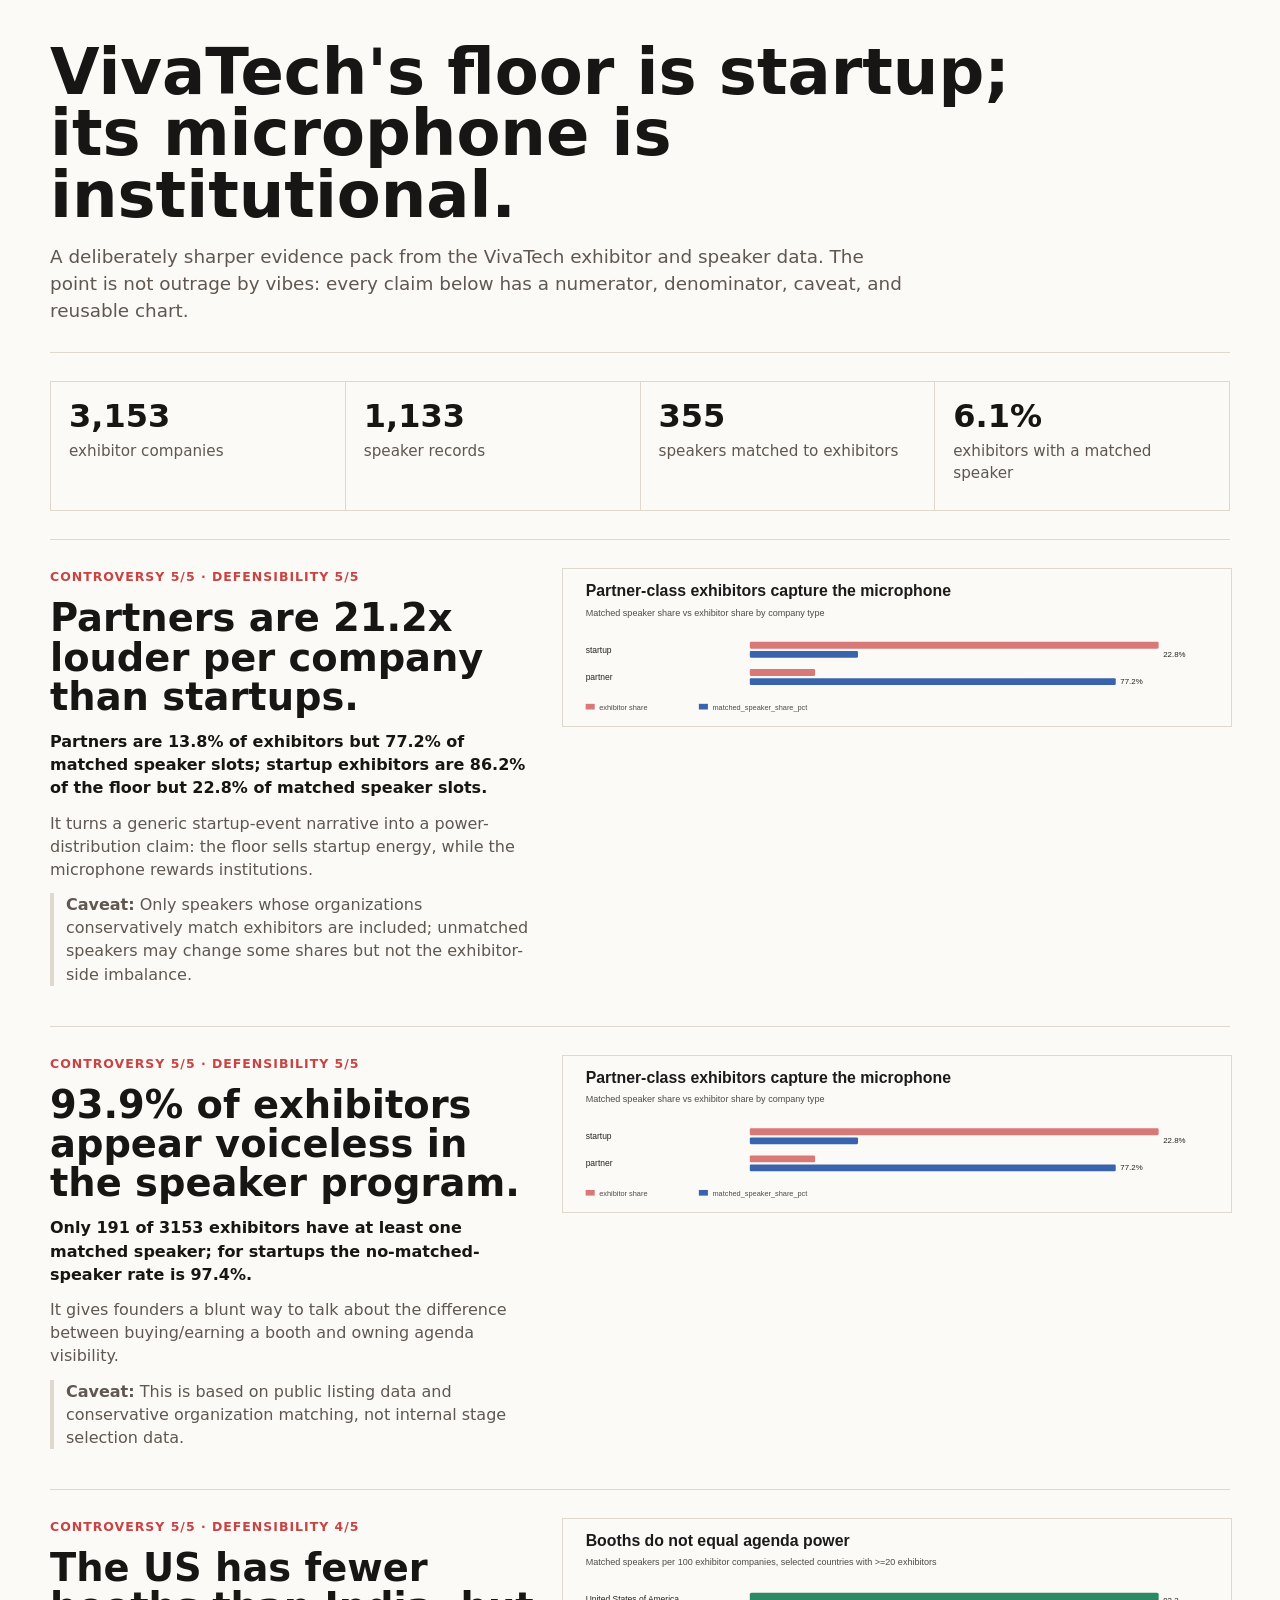
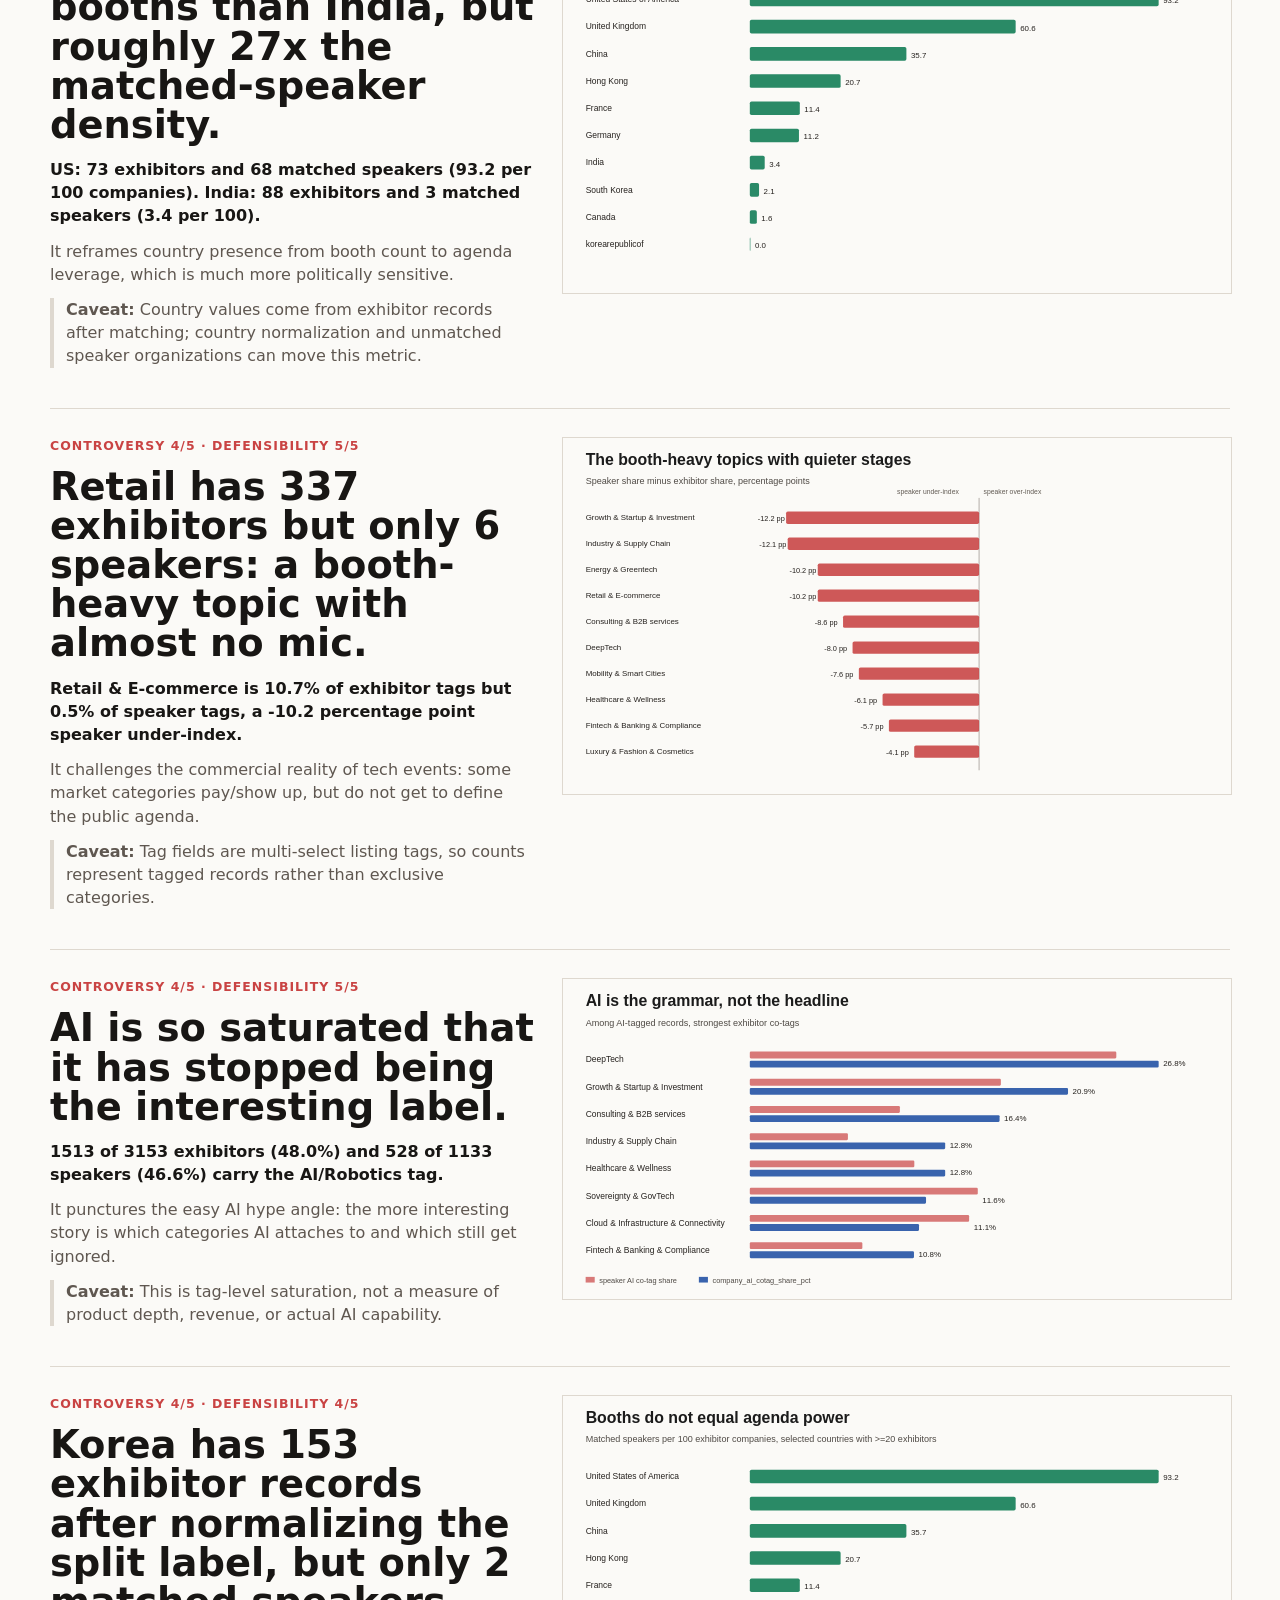
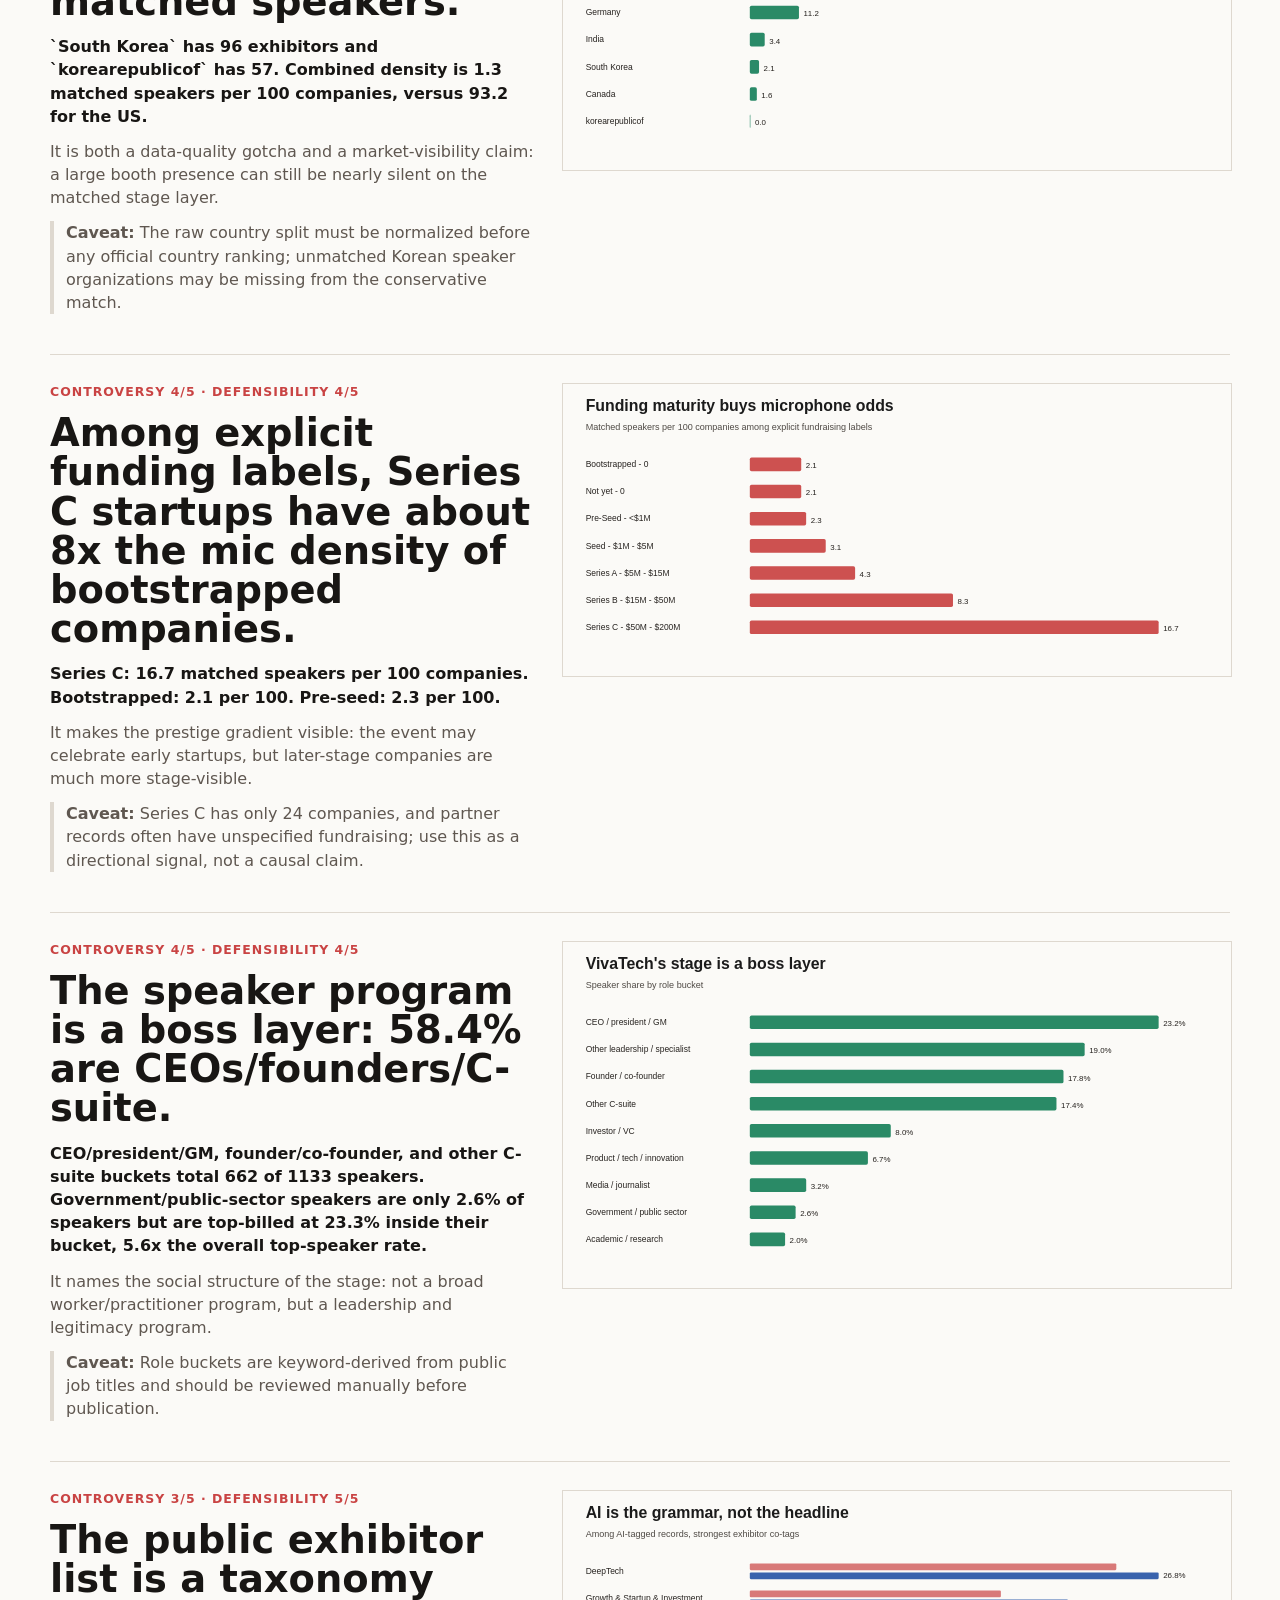
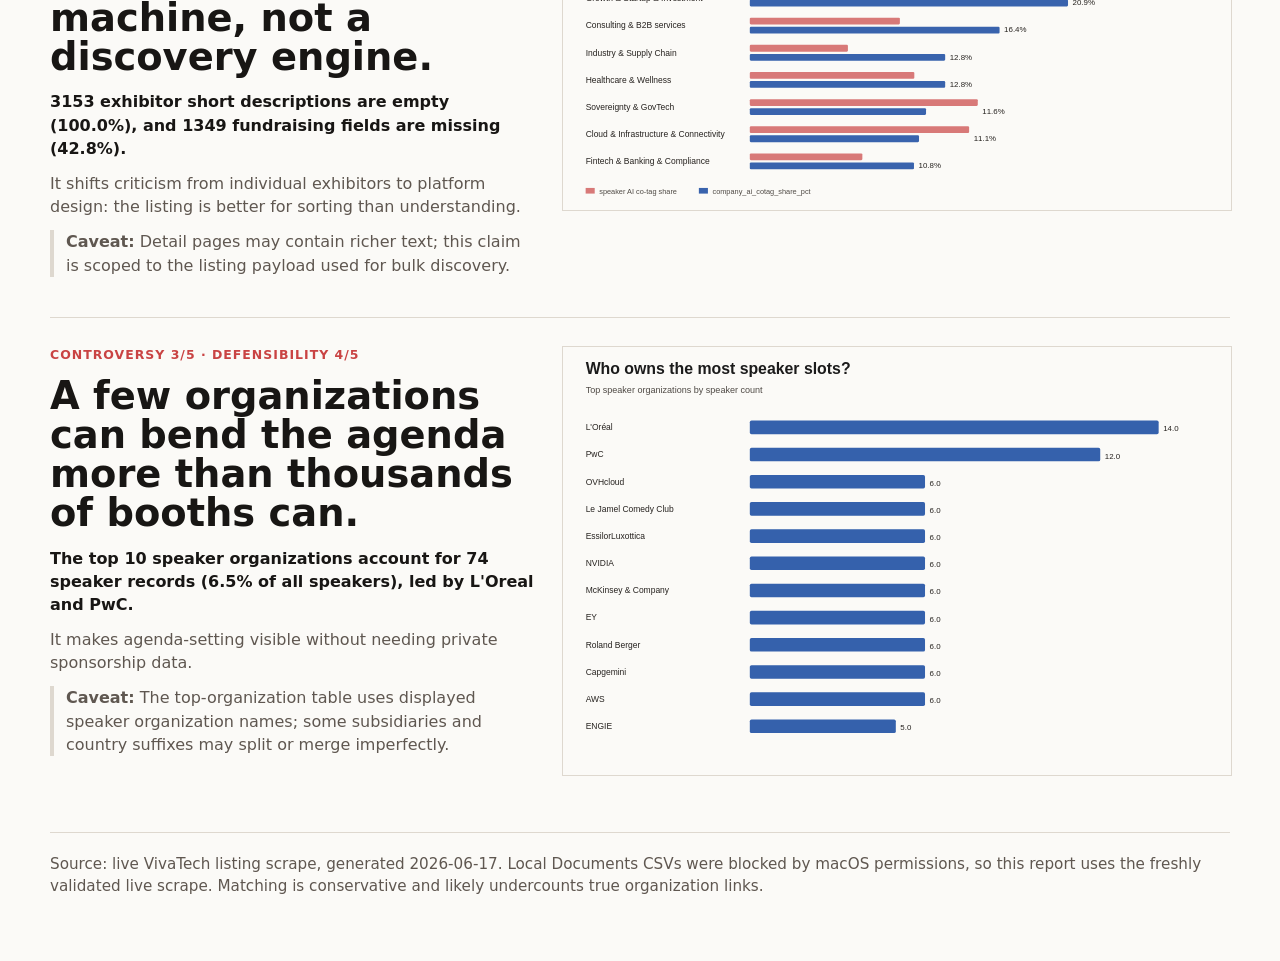
<file: viral_visual_report.html>
<!doctype html>
<html lang="en">
<head>
  <meta charset="utf-8" />
  <meta name="viewport" content="width=device-width, initial-scale=1" />
  <title>VivaTech Viral Pattern Report</title>
  <style>
    :root {
      --ink: #181614;
      --muted: #5f5750;
      --paper: #fbfaf7;
      --line: #ded8cf;
      --blue: #2454a6;
      --red: #c94343;
      --green: #18805b;
    }
    body {
      margin: 0;
      background: var(--paper);
      color: var(--ink);
      font-family: Inter, ui-sans-serif, system-ui, -apple-system, BlinkMacSystemFont, "Segoe UI", sans-serif;
      line-height: 1.45;
    }
    main {
      max-width: 1180px;
      margin: 0 auto;
      padding: 42px 24px 64px;
    }
    header {
      border-bottom: 1px solid var(--line);
      padding-bottom: 28px;
      margin-bottom: 28px;
    }
    h1 {
      font-size: clamp(2.3rem, 5vw, 5.2rem);
      line-height: 0.96;
      letter-spacing: 0;
      margin: 0 0 18px;
      max-width: 980px;
    }
    .dek {
      font-size: 1.15rem;
      max-width: 860px;
      color: var(--muted);
      margin: 0;
    }
    .metrics {
      display: grid;
      grid-template-columns: repeat(4, minmax(0, 1fr));
      gap: 1px;
      background: var(--line);
      border: 1px solid var(--line);
      margin: 28px 0;
    }
    .metric {
      background: var(--paper);
      padding: 18px;
      min-height: 92px;
    }
    .metric strong {
      display: block;
      font-size: 2rem;
      line-height: 1;
    }
    .metric span {
      display: block;
      margin-top: 8px;
      color: var(--muted);
      font-size: 0.95rem;
    }
    .claim {
      display: grid;
      grid-template-columns: minmax(280px, 0.42fr) minmax(0, 0.58fr);
      gap: 28px;
      padding: 28px 0;
      border-top: 1px solid var(--line);
      align-items: start;
    }
    .claim h2 {
      font-size: clamp(1.65rem, 3vw, 3.4rem);
      line-height: 1.02;
      letter-spacing: 0;
      margin: 0 0 14px;
    }
    .claim p {
      color: var(--muted);
      font-size: 1rem;
      margin: 0 0 12px;
    }
    .claim .evidence {
      color: var(--ink);
      font-weight: 700;
    }
    .score {
      color: var(--red) !important;
      text-transform: uppercase;
      font-size: 0.78rem !important;
      letter-spacing: 0.08em;
      font-weight: 800;
    }
    .caveat {
      border-left: 4px solid var(--line);
      padding-left: 12px;
    }
    img {
      display: block;
      width: 100%;
      height: auto;
      border: 1px solid var(--line);
      background: var(--paper);
    }
    footer {
      color: var(--muted);
      border-top: 1px solid var(--line);
      padding-top: 20px;
      margin-top: 28px;
      font-size: 0.95rem;
    }
    @media (max-width: 860px) {
      .metrics {
        grid-template-columns: repeat(2, minmax(0, 1fr));
      }
      .claim {
        grid-template-columns: 1fr;
      }
    }
    @media (max-width: 520px) {
      .metrics {
        grid-template-columns: 1fr;
      }
      main {
        padding: 28px 16px 48px;
      }
    }
  </style>
</head>
<body>
  <main>
    <header>
      <h1>VivaTech's floor is startup; its microphone is institutional.</h1>
      <p class="dek">A deliberately sharper evidence pack from the VivaTech exhibitor and speaker data. The point is not outrage by vibes: every claim below has a numerator, denominator, caveat, and reusable chart.</p>
    </header>
    <section class="metrics" aria-label="Dataset metrics">
      <div class="metric"><strong>3,153</strong><span>exhibitor companies</span></div>
      <div class="metric"><strong>1,133</strong><span>speaker records</span></div>
      <div class="metric"><strong>355</strong><span>speakers matched to exhibitors</span></div>
      <div class="metric"><strong>6.1%</strong><span>exhibitors with a matched speaker</span></div>
    </section>

            <section class="claim">
              <div class="claim-copy">
                <p class="score">controversy 5/5 · defensibility 5/5</p>
                <h2>Partners are 21.2x louder per company than startups.</h2>
                <p class="evidence">Partners are 13.8% of exhibitors but 77.2% of matched speaker slots; startup exhibitors are 86.2% of the floor but 22.8% of matched speaker slots.</p>
                <p>It turns a generic startup-event narrative into a power-distribution claim: the floor sells startup energy, while the microphone rewards institutions.</p>
                <p class="caveat"><strong>Caveat:</strong> Only speakers whose organizations conservatively match exhibitors are included; unmatched speakers may change some shares but not the exhibitor-side imbalance.</p>
              </div>
              <img src="viral_outputs/01_partner_agenda_capture.svg" alt="partner_agenda_capture chart" />
            </section>

            <section class="claim">
              <div class="claim-copy">
                <p class="score">controversy 5/5 · defensibility 5/5</p>
                <h2>93.9% of exhibitors appear voiceless in the speaker program.</h2>
                <p class="evidence">Only 191 of 3153 exhibitors have at least one matched speaker; for startups the no-matched-speaker rate is 97.4%.</p>
                <p>It gives founders a blunt way to talk about the difference between buying/earning a booth and owning agenda visibility.</p>
                <p class="caveat"><strong>Caveat:</strong> This is based on public listing data and conservative organization matching, not internal stage selection data.</p>
              </div>
              <img src="viral_outputs/01_partner_agenda_capture.svg" alt="voiceless_floor chart" />
            </section>

            <section class="claim">
              <div class="claim-copy">
                <p class="score">controversy 5/5 · defensibility 4/5</p>
                <h2>The US has fewer booths than India, but roughly 27x the matched-speaker density.</h2>
                <p class="evidence">US: 73 exhibitors and 68 matched speakers (93.2 per 100 companies). India: 88 exhibitors and 3 matched speakers (3.4 per 100).</p>
                <p>It reframes country presence from booth count to agenda leverage, which is much more politically sensitive.</p>
                <p class="caveat"><strong>Caveat:</strong> Country values come from exhibitor records after matching; country normalization and unmatched speaker organizations can move this metric.</p>
              </div>
              <img src="viral_outputs/02_country_mic_leverage.svg" alt="country_agenda_leverage chart" />
            </section>

            <section class="claim">
              <div class="claim-copy">
                <p class="score">controversy 4/5 · defensibility 5/5</p>
                <h2>Retail has 337 exhibitors but only 6 speakers: a booth-heavy topic with almost no mic.</h2>
                <p class="evidence">Retail &amp; E-commerce is 10.7% of exhibitor tags but 0.5% of speaker tags, a -10.2 percentage point speaker under-index.</p>
                <p>It challenges the commercial reality of tech events: some market categories pay/show up, but do not get to define the public agenda.</p>
                <p class="caveat"><strong>Caveat:</strong> Tag fields are multi-select listing tags, so counts represent tagged records rather than exclusive categories.</p>
              </div>
              <img src="viral_outputs/03_tag_silence.svg" alt="retail_silence chart" />
            </section>

            <section class="claim">
              <div class="claim-copy">
                <p class="score">controversy 4/5 · defensibility 5/5</p>
                <h2>AI is so saturated that it has stopped being the interesting label.</h2>
                <p class="evidence">1513 of 3153 exhibitors (48.0%) and 528 of 1133 speakers (46.6%) carry the AI/Robotics tag.</p>
                <p>It punctures the easy AI hype angle: the more interesting story is which categories AI attaches to and which still get ignored.</p>
                <p class="caveat"><strong>Caveat:</strong> This is tag-level saturation, not a measure of product depth, revenue, or actual AI capability.</p>
              </div>
              <img src="viral_outputs/07_ai_cotags.svg" alt="ai_saturation chart" />
            </section>

            <section class="claim">
              <div class="claim-copy">
                <p class="score">controversy 4/5 · defensibility 4/5</p>
                <h2>Korea has 153 exhibitor records after normalizing the split label, but only 2 matched speakers.</h2>
                <p class="evidence">`South Korea` has 96 exhibitors and `korearepublicof` has 57. Combined density is 1.3 matched speakers per 100 companies, versus 93.2 for the US.</p>
                <p>It is both a data-quality gotcha and a market-visibility claim: a large booth presence can still be nearly silent on the matched stage layer.</p>
                <p class="caveat"><strong>Caveat:</strong> The raw country split must be normalized before any official country ranking; unmatched Korean speaker organizations may be missing from the conservative match.</p>
              </div>
              <img src="viral_outputs/02_country_mic_leverage.svg" alt="korea_silent_supply chart" />
            </section>

            <section class="claim">
              <div class="claim-copy">
                <p class="score">controversy 4/5 · defensibility 4/5</p>
                <h2>Among explicit funding labels, Series C startups have about 8x the mic density of bootstrapped companies.</h2>
                <p class="evidence">Series C: 16.7 matched speakers per 100 companies. Bootstrapped: 2.1 per 100. Pre-seed: 2.3 per 100.</p>
                <p>It makes the prestige gradient visible: the event may celebrate early startups, but later-stage companies are much more stage-visible.</p>
                <p class="caveat"><strong>Caveat:</strong> Series C has only 24 companies, and partner records often have unspecified fundraising; use this as a directional signal, not a causal claim.</p>
              </div>
              <img src="viral_outputs/05_funding_mic_odds.svg" alt="funding_mic_odds chart" />
            </section>

            <section class="claim">
              <div class="claim-copy">
                <p class="score">controversy 4/5 · defensibility 4/5</p>
                <h2>The speaker program is a boss layer: 58.4% are CEOs/founders/C-suite.</h2>
                <p class="evidence">CEO/president/GM, founder/co-founder, and other C-suite buckets total 662 of 1133 speakers. Government/public-sector speakers are only 2.6% of speakers but are top-billed at 23.3% inside their bucket, 5.6x the overall top-speaker rate.</p>
                <p>It names the social structure of the stage: not a broad worker/practitioner program, but a leadership and legitimacy program.</p>
                <p class="caveat"><strong>Caveat:</strong> Role buckets are keyword-derived from public job titles and should be reviewed manually before publication.</p>
              </div>
              <img src="viral_outputs/06_boss_stage.svg" alt="boss_stage chart" />
            </section>

            <section class="claim">
              <div class="claim-copy">
                <p class="score">controversy 3/5 · defensibility 5/5</p>
                <h2>The public exhibitor list is a taxonomy machine, not a discovery engine.</h2>
                <p class="evidence">3153 exhibitor short descriptions are empty (100.0%), and 1349 fundraising fields are missing (42.8%).</p>
                <p>It shifts criticism from individual exhibitors to platform design: the listing is better for sorting than understanding.</p>
                <p class="caveat"><strong>Caveat:</strong> Detail pages may contain richer text; this claim is scoped to the listing payload used for bulk discovery.</p>
              </div>
              <img src="viral_outputs/07_ai_cotags.svg" alt="directory_opacity chart" />
            </section>

            <section class="claim">
              <div class="claim-copy">
                <p class="score">controversy 3/5 · defensibility 4/5</p>
                <h2>A few organizations can bend the agenda more than thousands of booths can.</h2>
                <p class="evidence">The top 10 speaker organizations account for 74 speaker records (6.5% of all speakers), led by L&#x27;Oreal and PwC.</p>
                <p>It makes agenda-setting visible without needing private sponsorship data.</p>
                <p class="caveat"><strong>Caveat:</strong> The top-organization table uses displayed speaker organization names; some subsidiaries and country suffixes may split or merge imperfectly.</p>
              </div>
              <img src="viral_outputs/04_speaker_org_power.svg" alt="speaker_org_concentration chart" />
            </section>

    <footer>
      Source: live VivaTech listing scrape, generated 2026-06-17. Local Documents CSVs were blocked by macOS permissions, so this report uses the freshly validated live scrape. Matching is conservative and likely undercounts true organization links.
    </footer>
  </main>
</body>
</html>
</file>
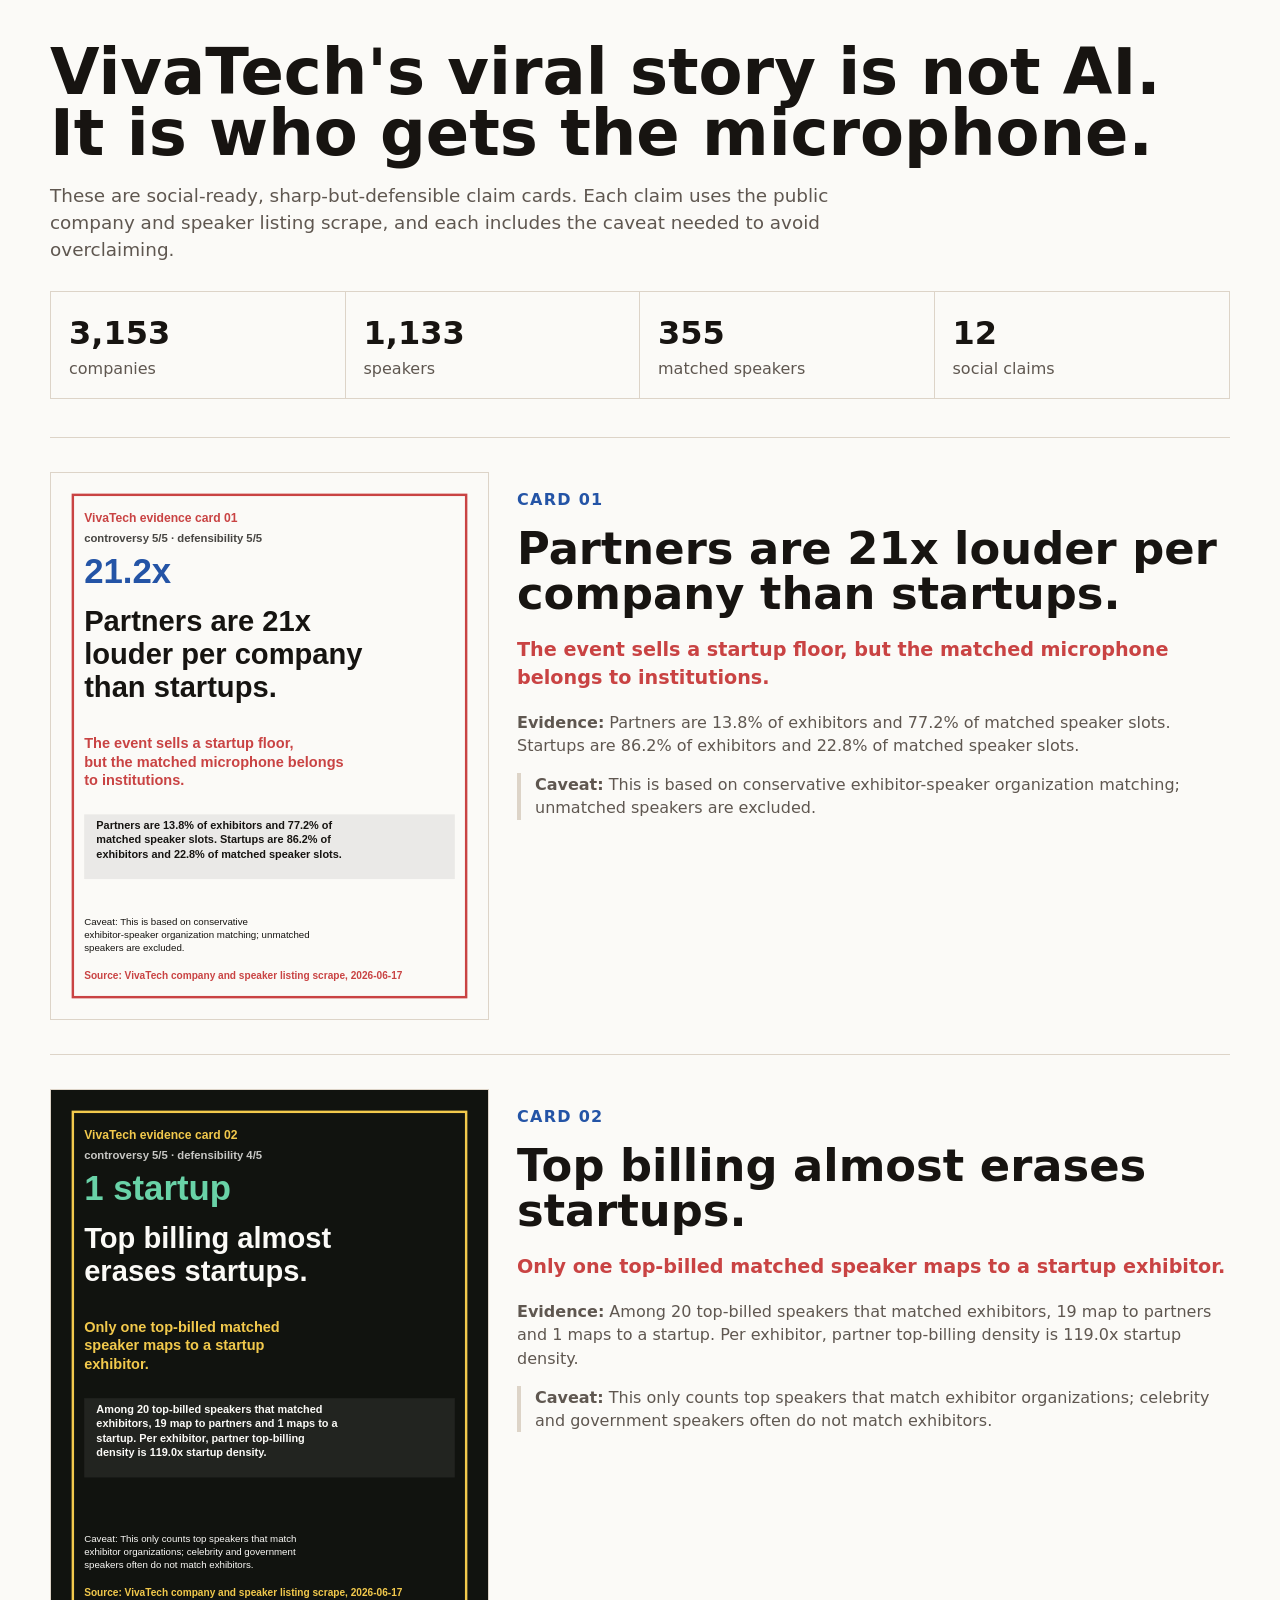
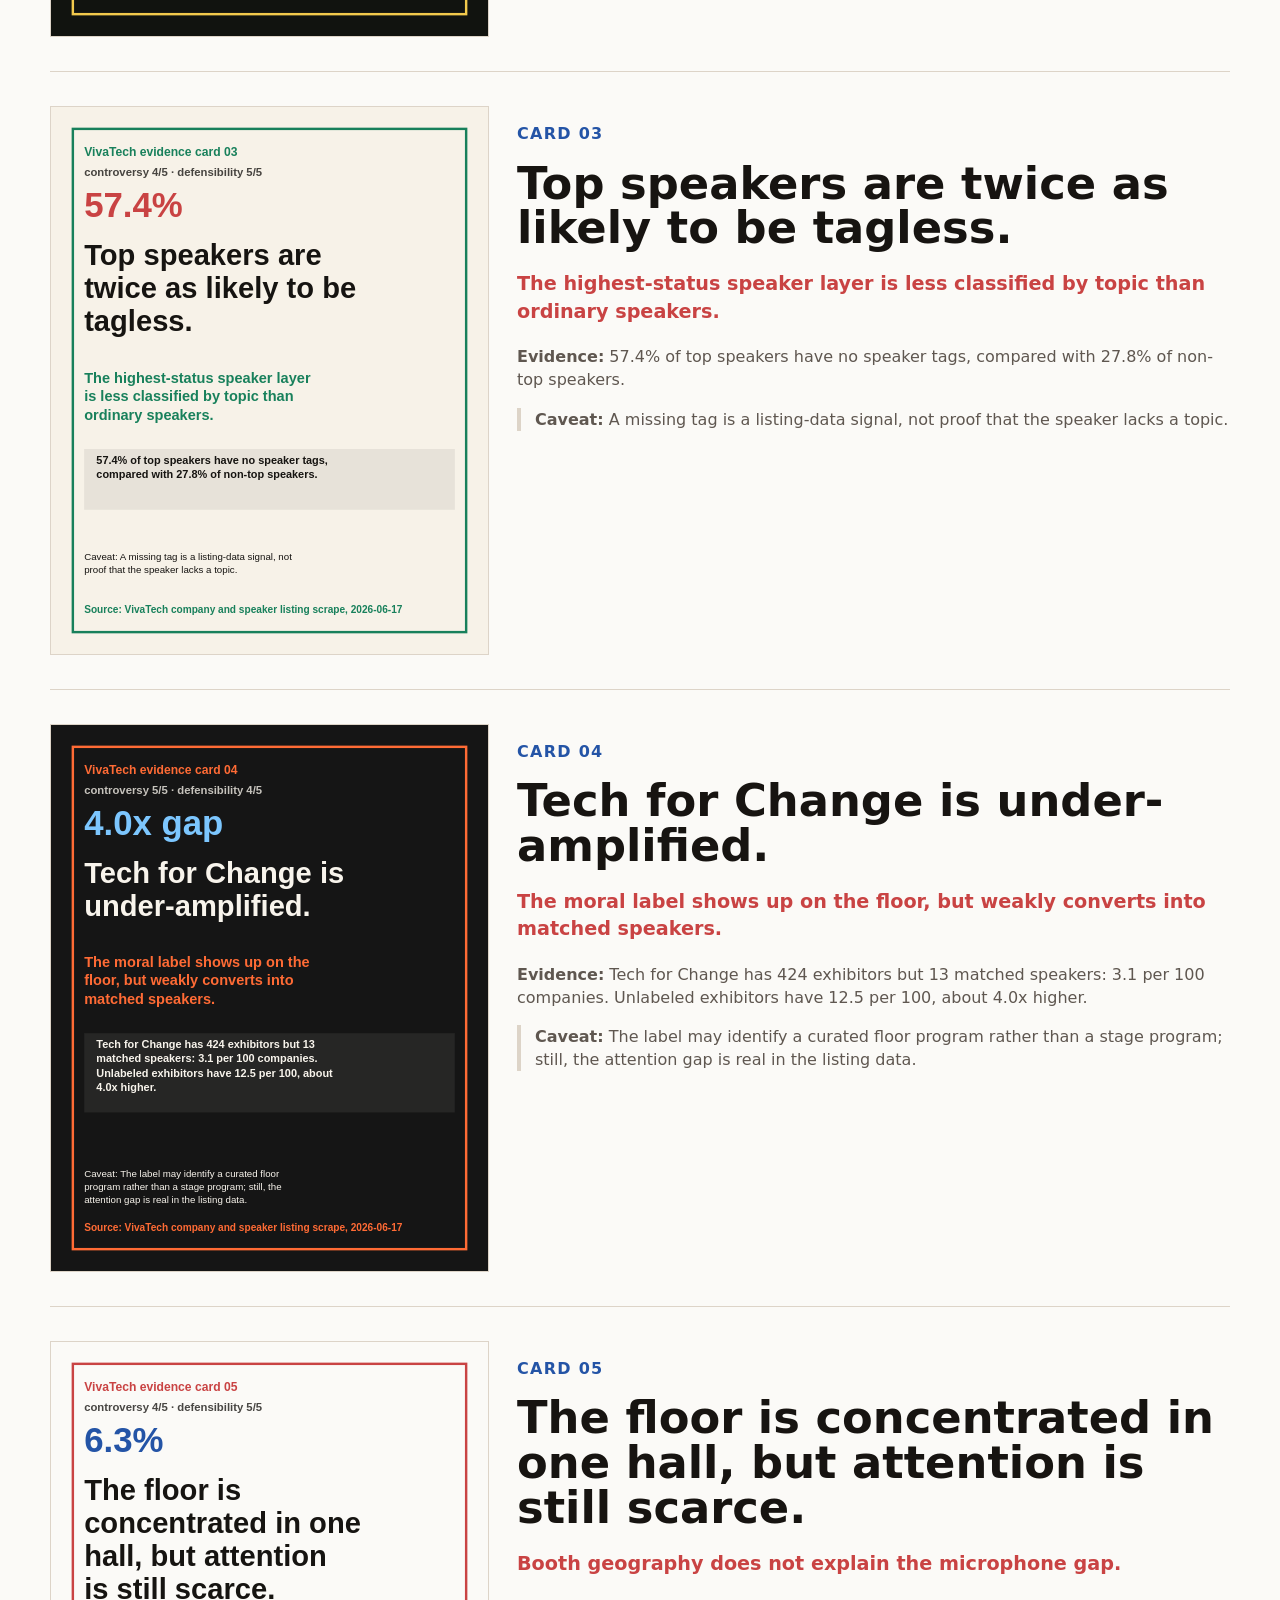
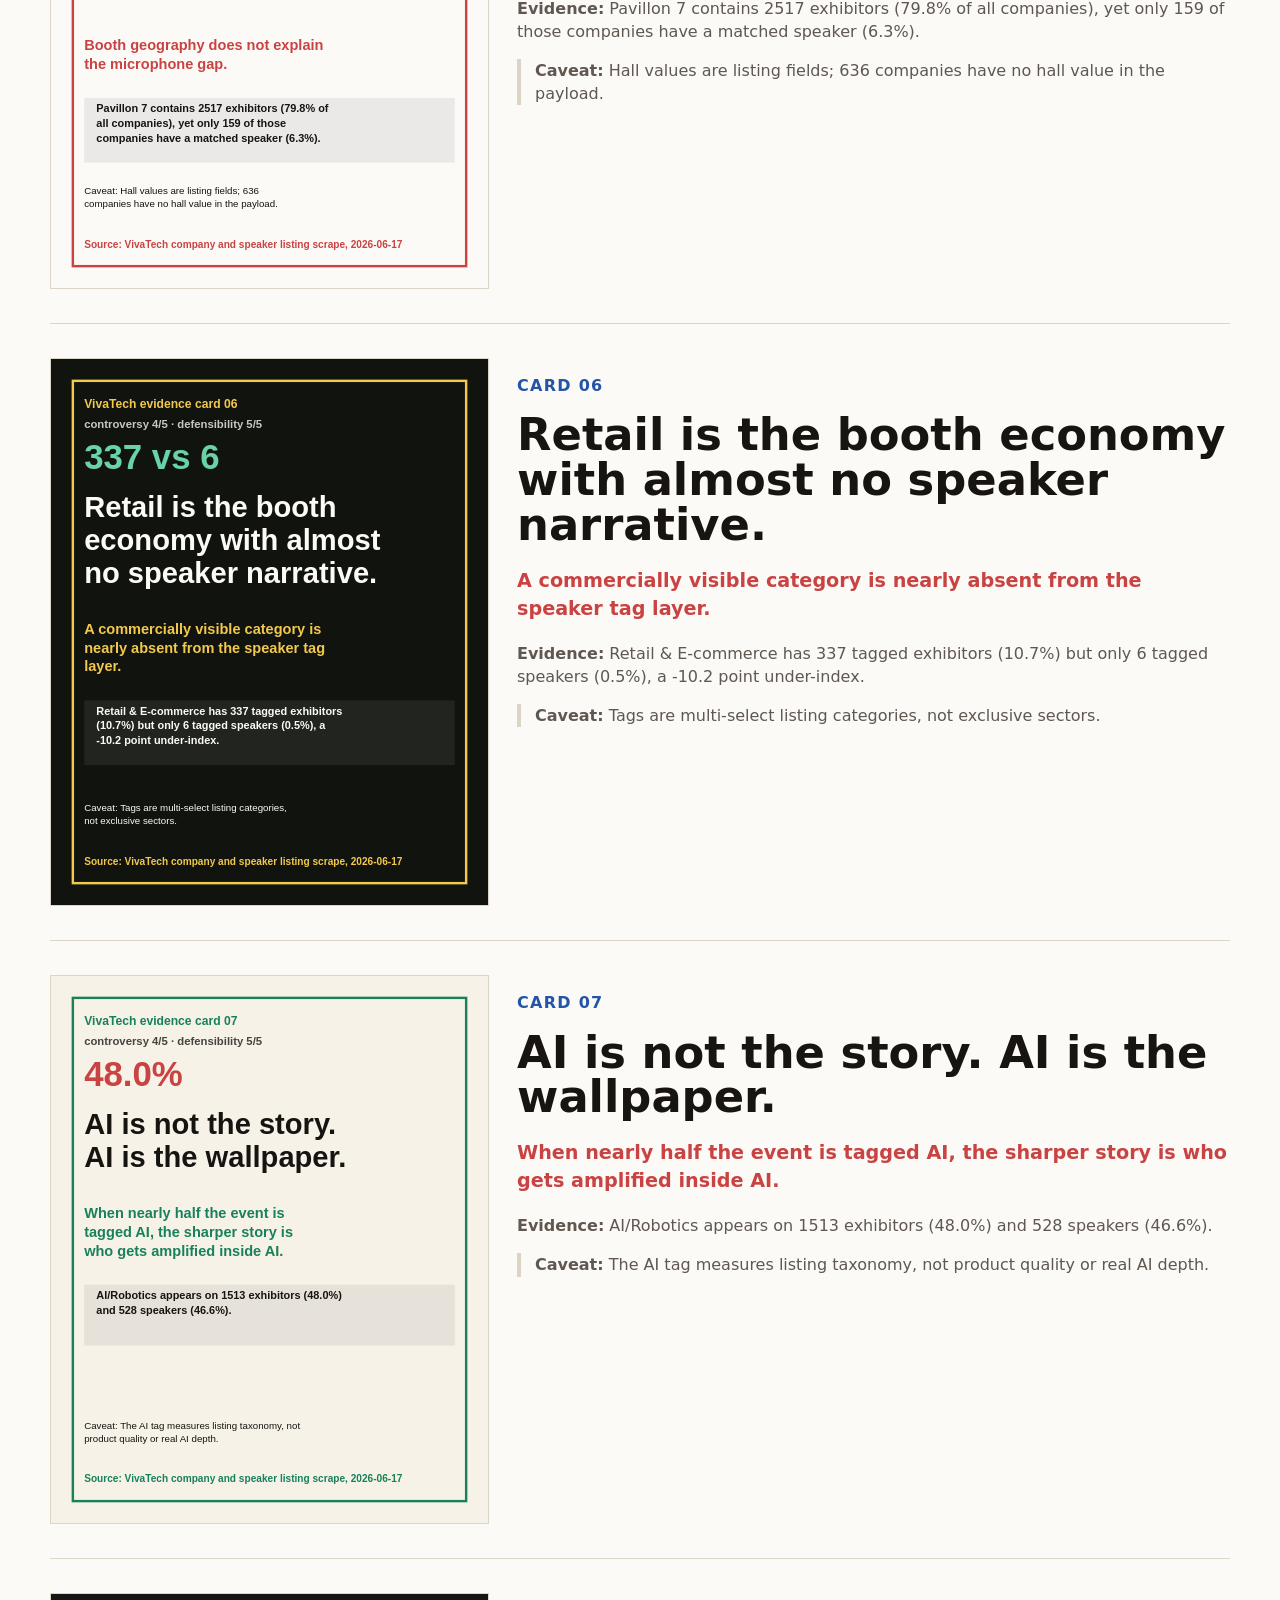
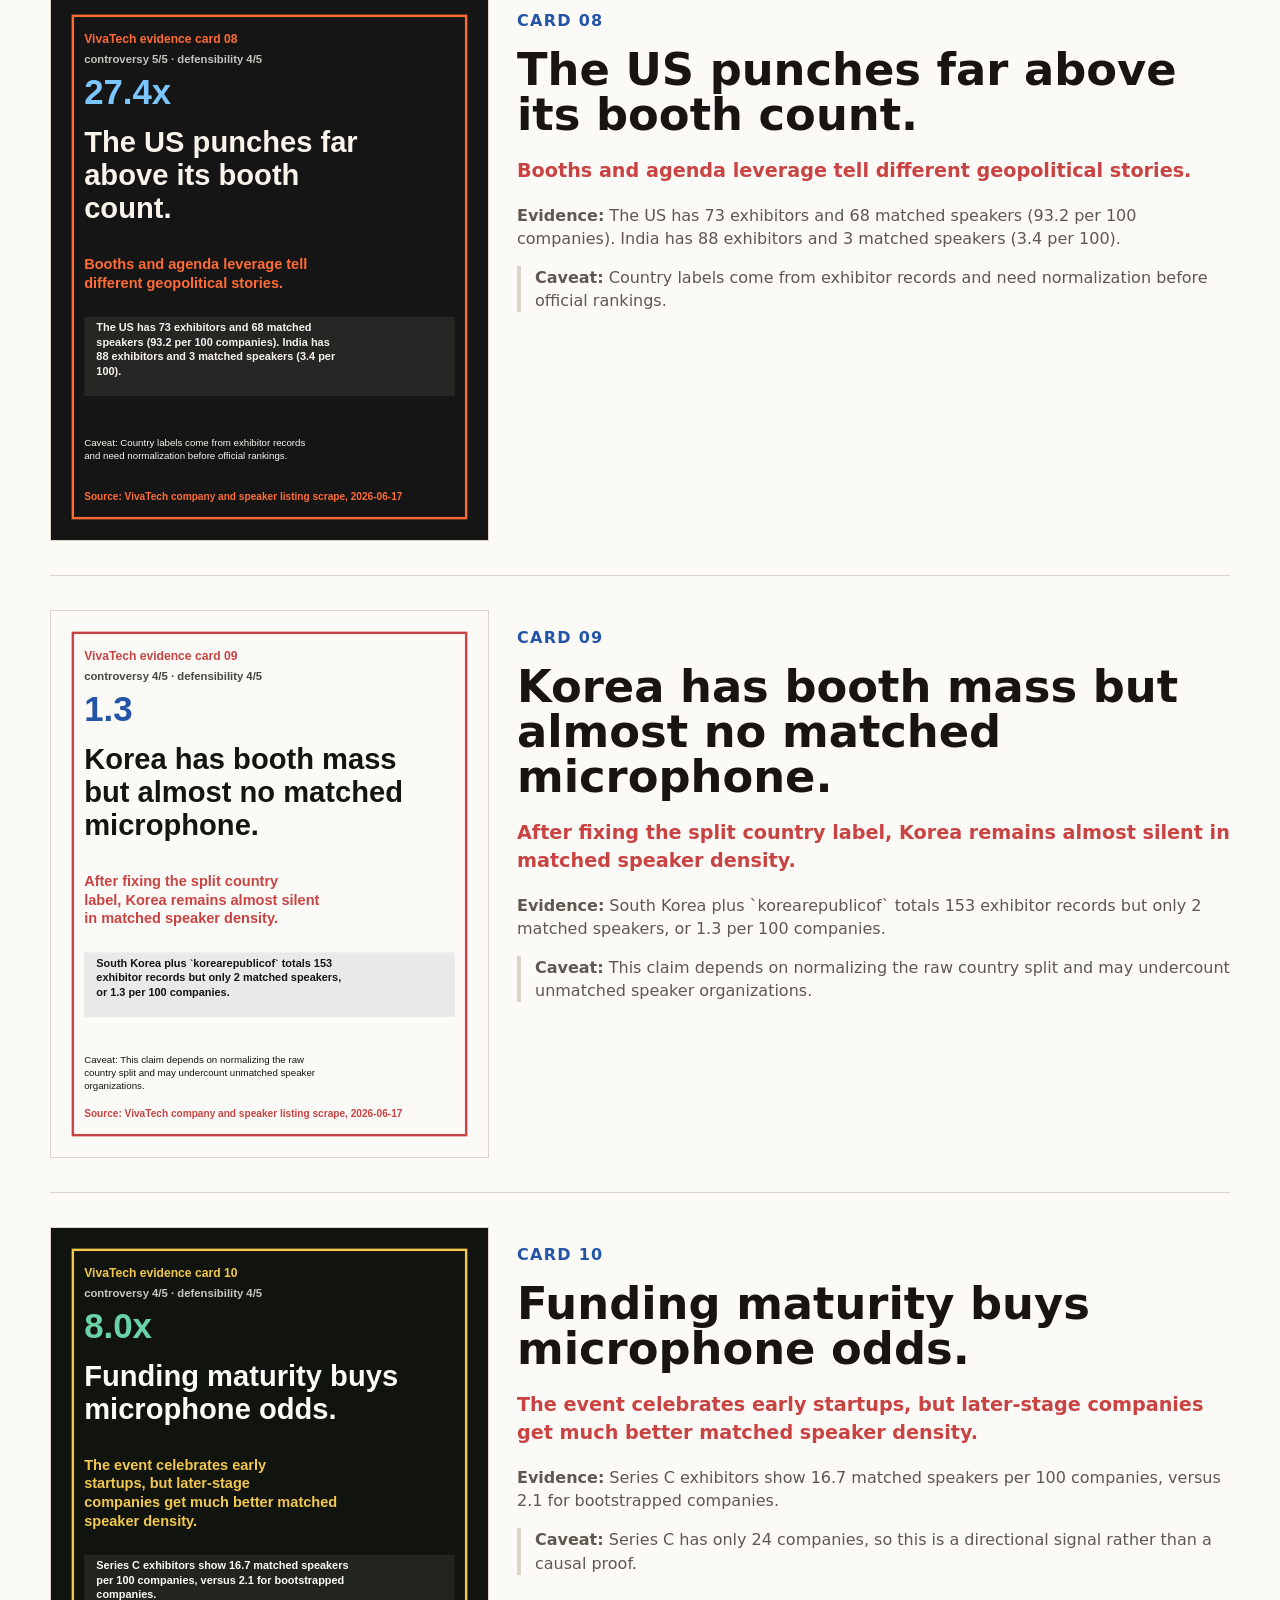
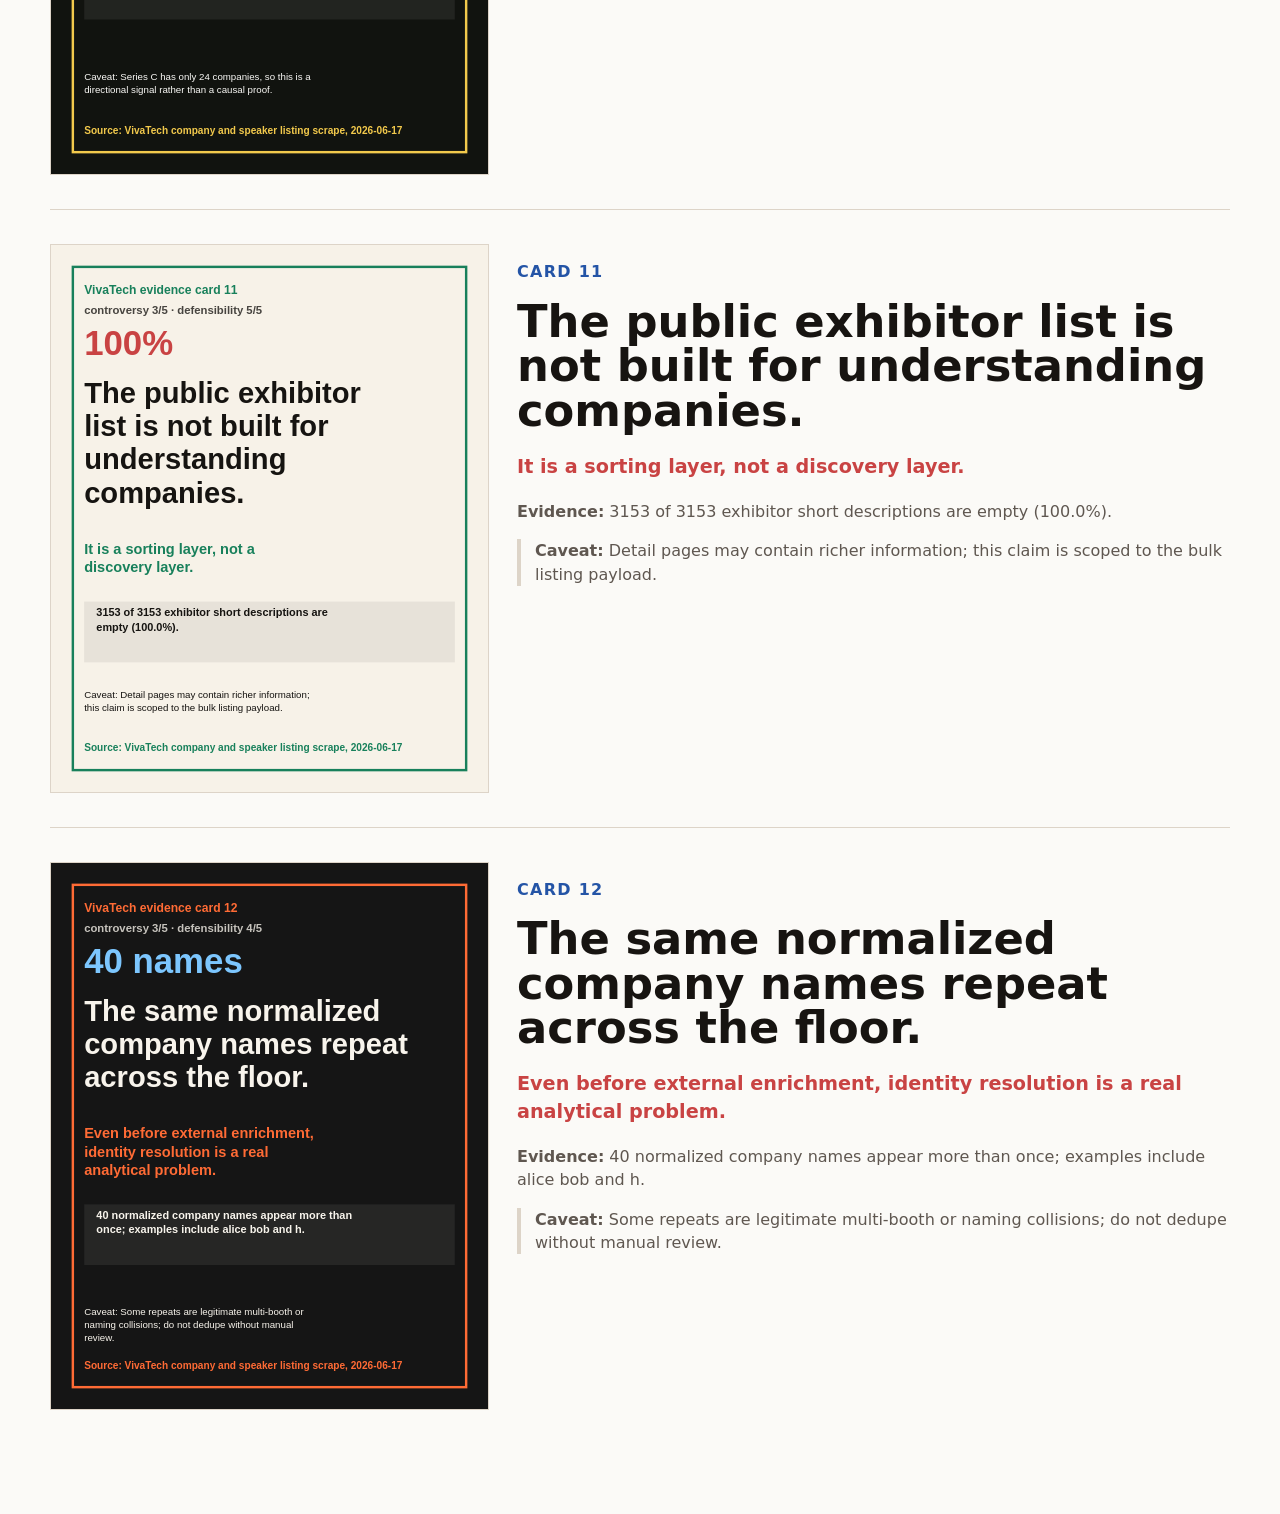
<file: analysis/claim_social_deck.html>
<!doctype html>
<html lang="en">
<head>
  <meta charset="utf-8" />
  <meta name="viewport" content="width=device-width, initial-scale=1" />
  <title>VivaTech Claim Card Pack</title>
  <style>
    body {
      margin: 0;
      background: #fbfaf7;
      color: #171411;
      font-family: Inter, ui-sans-serif, system-ui, -apple-system, BlinkMacSystemFont, "Segoe UI", sans-serif;
      line-height: 1.45;
    }
    main { max-width: 1180px; margin: 0 auto; padding: 42px 22px 70px; }
    h1 { font-size: clamp(2.4rem, 5vw, 5.5rem); line-height: 0.96; letter-spacing: 0; margin: 0 0 16px; }
    .lede { color: #5f5750; max-width: 850px; font-size: 1.15rem; margin-bottom: 28px; }
    .metrics {
      display: grid;
      grid-template-columns: repeat(4, minmax(0, 1fr));
      border: 1px solid #ddd4c8;
      margin: 28px 0 38px;
    }
    .metric { padding: 18px; border-right: 1px solid #ddd4c8; }
    .metric:last-child { border-right: none; }
    .metric strong { display: block; font-size: 2rem; }
    .metric span { color: #5f5750; }
    .card-row {
      display: grid;
      grid-template-columns: minmax(280px, 0.38fr) minmax(0, 0.62fr);
      gap: 30px;
      border-top: 1px solid #ddd4c8;
      padding: 34px 0;
      align-items: start;
    }
    img { width: 100%; height: auto; display: block; border: 1px solid #ddd4c8; }
    h2 { font-size: clamp(1.6rem, 3.5vw, 3.8rem); line-height: 1; letter-spacing: 0; margin: 0 0 14px; }
    p { color: #5f5750; font-size: 1rem; }
    .punch { color: #c94343; font-size: 1.2rem; font-weight: 800; }
    .rank { color: #2454a6; font-weight: 900; text-transform: uppercase; letter-spacing: 0.08em; }
    .caveat { border-left: 4px solid #ddd4c8; padding-left: 14px; }
    @media (max-width: 820px) {
      .metrics { grid-template-columns: repeat(2, minmax(0, 1fr)); }
      .card-row { grid-template-columns: 1fr; }
    }
  </style>
</head>
<body>
<main>
  <h1>VivaTech's viral story is not AI. It is who gets the microphone.</h1>
  <p class="lede">These are social-ready, sharp-but-defensible claim cards. Each claim uses the public company and speaker listing scrape, and each includes the caveat needed to avoid overclaiming.</p>
  <section class="metrics">
    <div class="metric"><strong>3,153</strong><span>companies</span></div>
    <div class="metric"><strong>1,133</strong><span>speakers</span></div>
    <div class="metric"><strong>355</strong><span>matched speakers</span></div>
    <div class="metric"><strong>12</strong><span>social claims</span></div>
  </section>

            <section class="card-row">
              <img src="claim_outputs/social_cards/card_01.svg" alt="Partners are 21x louder per company than startups." />
              <div>
                <p class="rank">Card 01</p>
                <h2>Partners are 21x louder per company than startups.</h2>
                <p class="punch">The event sells a startup floor, but the matched microphone belongs to institutions.</p>
                <p><strong>Evidence:</strong> Partners are 13.8% of exhibitors and 77.2% of matched speaker slots. Startups are 86.2% of exhibitors and 22.8% of matched speaker slots.</p>
                <p class="caveat"><strong>Caveat:</strong> This is based on conservative exhibitor-speaker organization matching; unmatched speakers are excluded.</p>
              </div>
            </section>

            <section class="card-row">
              <img src="claim_outputs/social_cards/card_02.svg" alt="Top billing almost erases startups." />
              <div>
                <p class="rank">Card 02</p>
                <h2>Top billing almost erases startups.</h2>
                <p class="punch">Only one top-billed matched speaker maps to a startup exhibitor.</p>
                <p><strong>Evidence:</strong> Among 20 top-billed speakers that matched exhibitors, 19 map to partners and 1 maps to a startup. Per exhibitor, partner top-billing density is 119.0x startup density.</p>
                <p class="caveat"><strong>Caveat:</strong> This only counts top speakers that match exhibitor organizations; celebrity and government speakers often do not match exhibitors.</p>
              </div>
            </section>

            <section class="card-row">
              <img src="claim_outputs/social_cards/card_03.svg" alt="Top speakers are twice as likely to be tagless." />
              <div>
                <p class="rank">Card 03</p>
                <h2>Top speakers are twice as likely to be tagless.</h2>
                <p class="punch">The highest-status speaker layer is less classified by topic than ordinary speakers.</p>
                <p><strong>Evidence:</strong> 57.4% of top speakers have no speaker tags, compared with 27.8% of non-top speakers.</p>
                <p class="caveat"><strong>Caveat:</strong> A missing tag is a listing-data signal, not proof that the speaker lacks a topic.</p>
              </div>
            </section>

            <section class="card-row">
              <img src="claim_outputs/social_cards/card_04.svg" alt="Tech for Change is under-amplified." />
              <div>
                <p class="rank">Card 04</p>
                <h2>Tech for Change is under-amplified.</h2>
                <p class="punch">The moral label shows up on the floor, but weakly converts into matched speakers.</p>
                <p><strong>Evidence:</strong> Tech for Change has 424 exhibitors but 13 matched speakers: 3.1 per 100 companies. Unlabeled exhibitors have 12.5 per 100, about 4.0x higher.</p>
                <p class="caveat"><strong>Caveat:</strong> The label may identify a curated floor program rather than a stage program; still, the attention gap is real in the listing data.</p>
              </div>
            </section>

            <section class="card-row">
              <img src="claim_outputs/social_cards/card_05.svg" alt="The floor is concentrated in one hall, but attention is still scarce." />
              <div>
                <p class="rank">Card 05</p>
                <h2>The floor is concentrated in one hall, but attention is still scarce.</h2>
                <p class="punch">Booth geography does not explain the microphone gap.</p>
                <p><strong>Evidence:</strong> Pavillon 7 contains 2517 exhibitors (79.8% of all companies), yet only 159 of those companies have a matched speaker (6.3%).</p>
                <p class="caveat"><strong>Caveat:</strong> Hall values are listing fields; 636 companies have no hall value in the payload.</p>
              </div>
            </section>

            <section class="card-row">
              <img src="claim_outputs/social_cards/card_06.svg" alt="Retail is the booth economy with almost no speaker narrative." />
              <div>
                <p class="rank">Card 06</p>
                <h2>Retail is the booth economy with almost no speaker narrative.</h2>
                <p class="punch">A commercially visible category is nearly absent from the speaker tag layer.</p>
                <p><strong>Evidence:</strong> Retail &amp; E-commerce has 337 tagged exhibitors (10.7%) but only 6 tagged speakers (0.5%), a -10.2 point under-index.</p>
                <p class="caveat"><strong>Caveat:</strong> Tags are multi-select listing categories, not exclusive sectors.</p>
              </div>
            </section>

            <section class="card-row">
              <img src="claim_outputs/social_cards/card_07.svg" alt="AI is not the story. AI is the wallpaper." />
              <div>
                <p class="rank">Card 07</p>
                <h2>AI is not the story. AI is the wallpaper.</h2>
                <p class="punch">When nearly half the event is tagged AI, the sharper story is who gets amplified inside AI.</p>
                <p><strong>Evidence:</strong> AI/Robotics appears on 1513 exhibitors (48.0%) and 528 speakers (46.6%).</p>
                <p class="caveat"><strong>Caveat:</strong> The AI tag measures listing taxonomy, not product quality or real AI depth.</p>
              </div>
            </section>

            <section class="card-row">
              <img src="claim_outputs/social_cards/card_08.svg" alt="The US punches far above its booth count." />
              <div>
                <p class="rank">Card 08</p>
                <h2>The US punches far above its booth count.</h2>
                <p class="punch">Booths and agenda leverage tell different geopolitical stories.</p>
                <p><strong>Evidence:</strong> The US has 73 exhibitors and 68 matched speakers (93.2 per 100 companies). India has 88 exhibitors and 3 matched speakers (3.4 per 100).</p>
                <p class="caveat"><strong>Caveat:</strong> Country labels come from exhibitor records and need normalization before official rankings.</p>
              </div>
            </section>

            <section class="card-row">
              <img src="claim_outputs/social_cards/card_09.svg" alt="Korea has booth mass but almost no matched microphone." />
              <div>
                <p class="rank">Card 09</p>
                <h2>Korea has booth mass but almost no matched microphone.</h2>
                <p class="punch">After fixing the split country label, Korea remains almost silent in matched speaker density.</p>
                <p><strong>Evidence:</strong> South Korea plus `korearepublicof` totals 153 exhibitor records but only 2 matched speakers, or 1.3 per 100 companies.</p>
                <p class="caveat"><strong>Caveat:</strong> This claim depends on normalizing the raw country split and may undercount unmatched speaker organizations.</p>
              </div>
            </section>

            <section class="card-row">
              <img src="claim_outputs/social_cards/card_10.svg" alt="Funding maturity buys microphone odds." />
              <div>
                <p class="rank">Card 10</p>
                <h2>Funding maturity buys microphone odds.</h2>
                <p class="punch">The event celebrates early startups, but later-stage companies get much better matched speaker density.</p>
                <p><strong>Evidence:</strong> Series C exhibitors show 16.7 matched speakers per 100 companies, versus 2.1 for bootstrapped companies.</p>
                <p class="caveat"><strong>Caveat:</strong> Series C has only 24 companies, so this is a directional signal rather than a causal proof.</p>
              </div>
            </section>

            <section class="card-row">
              <img src="claim_outputs/social_cards/card_11.svg" alt="The public exhibitor list is not built for understanding companies." />
              <div>
                <p class="rank">Card 11</p>
                <h2>The public exhibitor list is not built for understanding companies.</h2>
                <p class="punch">It is a sorting layer, not a discovery layer.</p>
                <p><strong>Evidence:</strong> 3153 of 3153 exhibitor short descriptions are empty (100.0%).</p>
                <p class="caveat"><strong>Caveat:</strong> Detail pages may contain richer information; this claim is scoped to the bulk listing payload.</p>
              </div>
            </section>

            <section class="card-row">
              <img src="claim_outputs/social_cards/card_12.svg" alt="The same normalized company names repeat across the floor." />
              <div>
                <p class="rank">Card 12</p>
                <h2>The same normalized company names repeat across the floor.</h2>
                <p class="punch">Even before external enrichment, identity resolution is a real analytical problem.</p>
                <p><strong>Evidence:</strong> 40 normalized company names appear more than once; examples include alice bob and h.</p>
                <p class="caveat"><strong>Caveat:</strong> Some repeats are legitimate multi-booth or naming collisions; do not dedupe without manual review.</p>
              </div>
            </section>

</main>
</body>
</html>
</file>
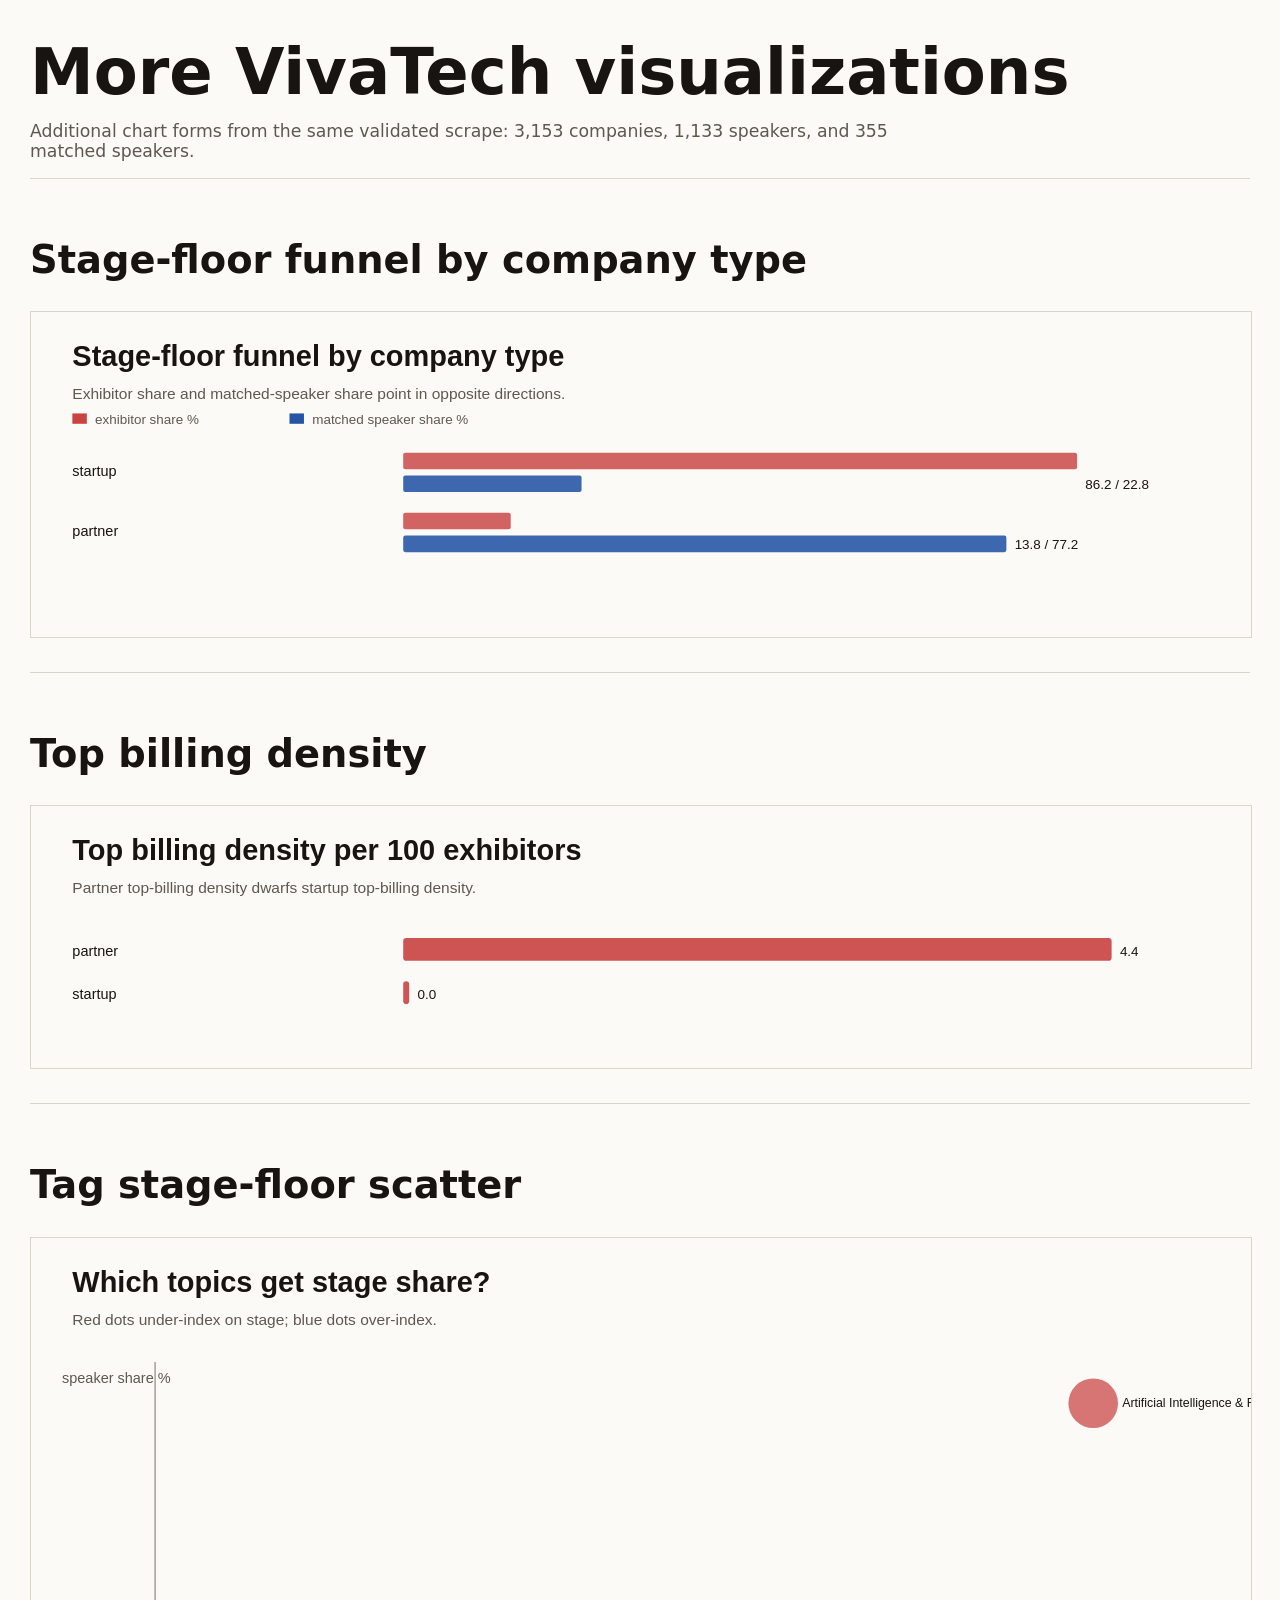
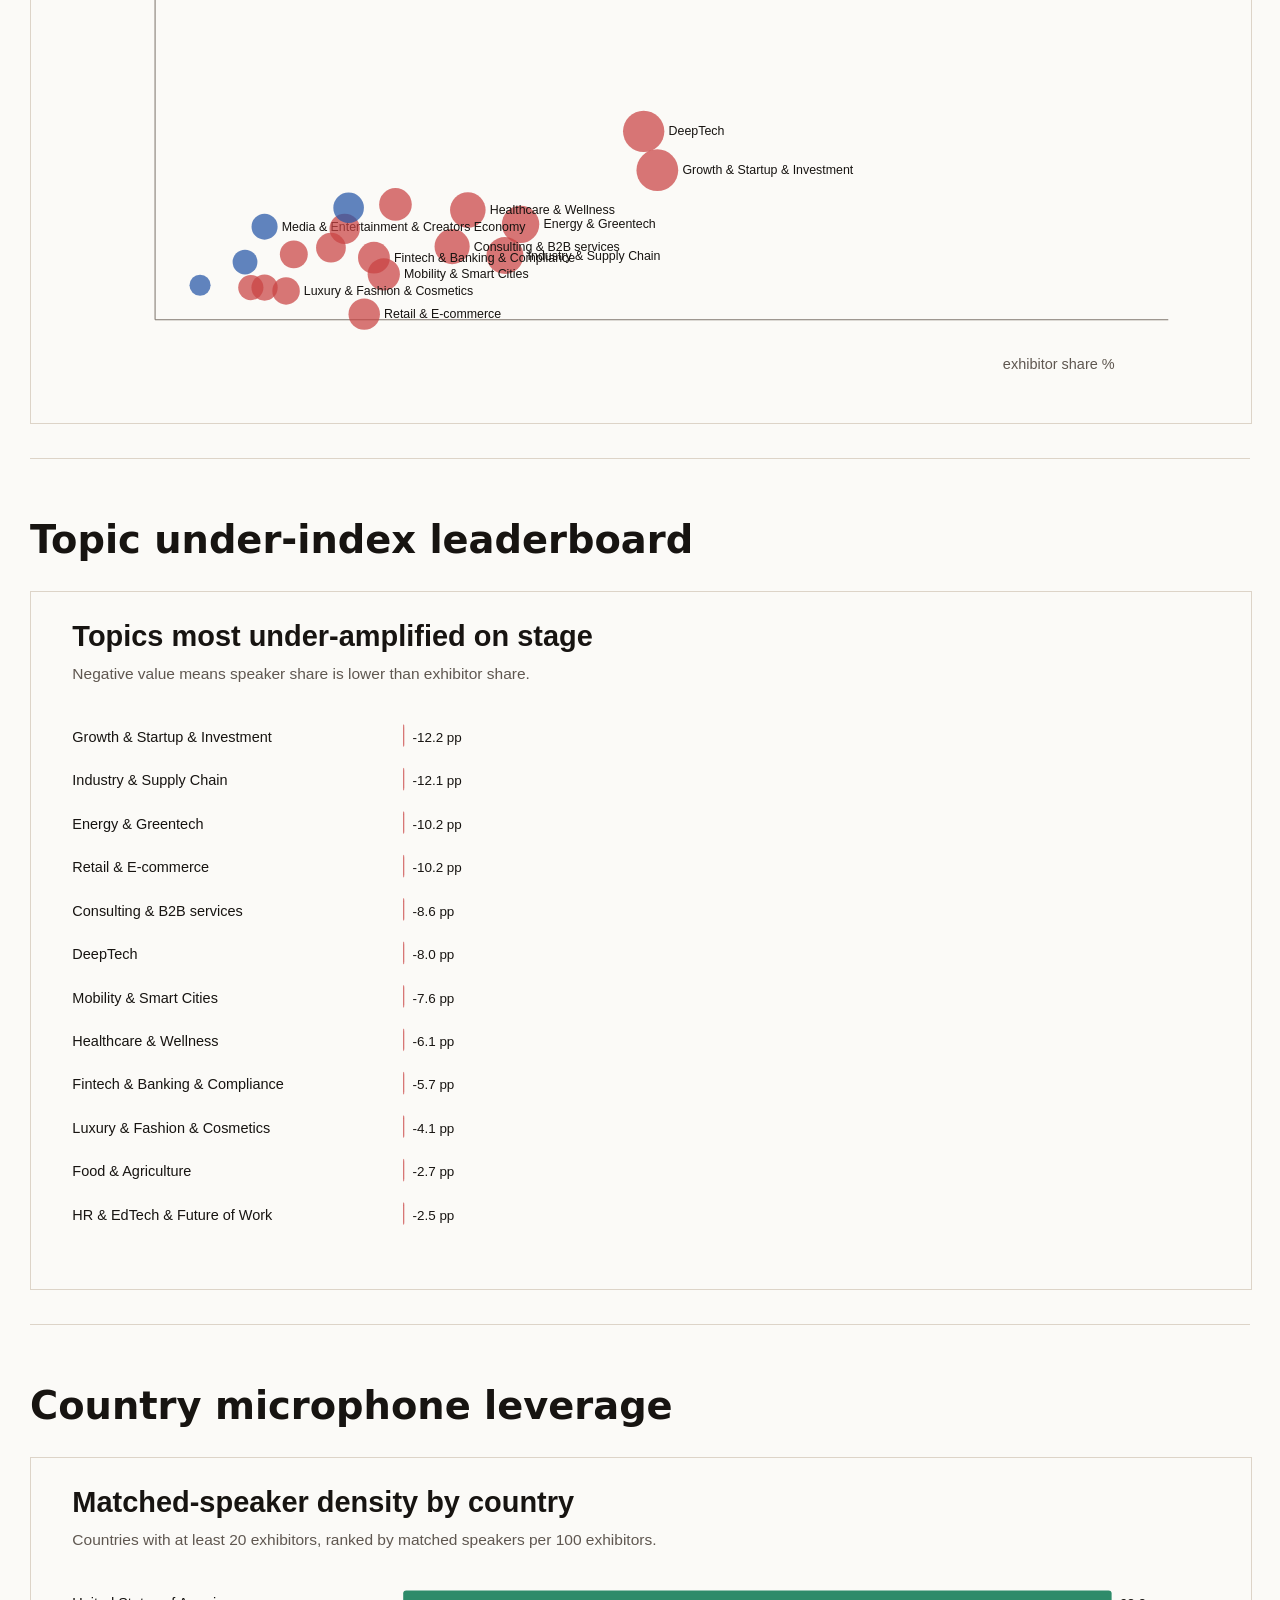
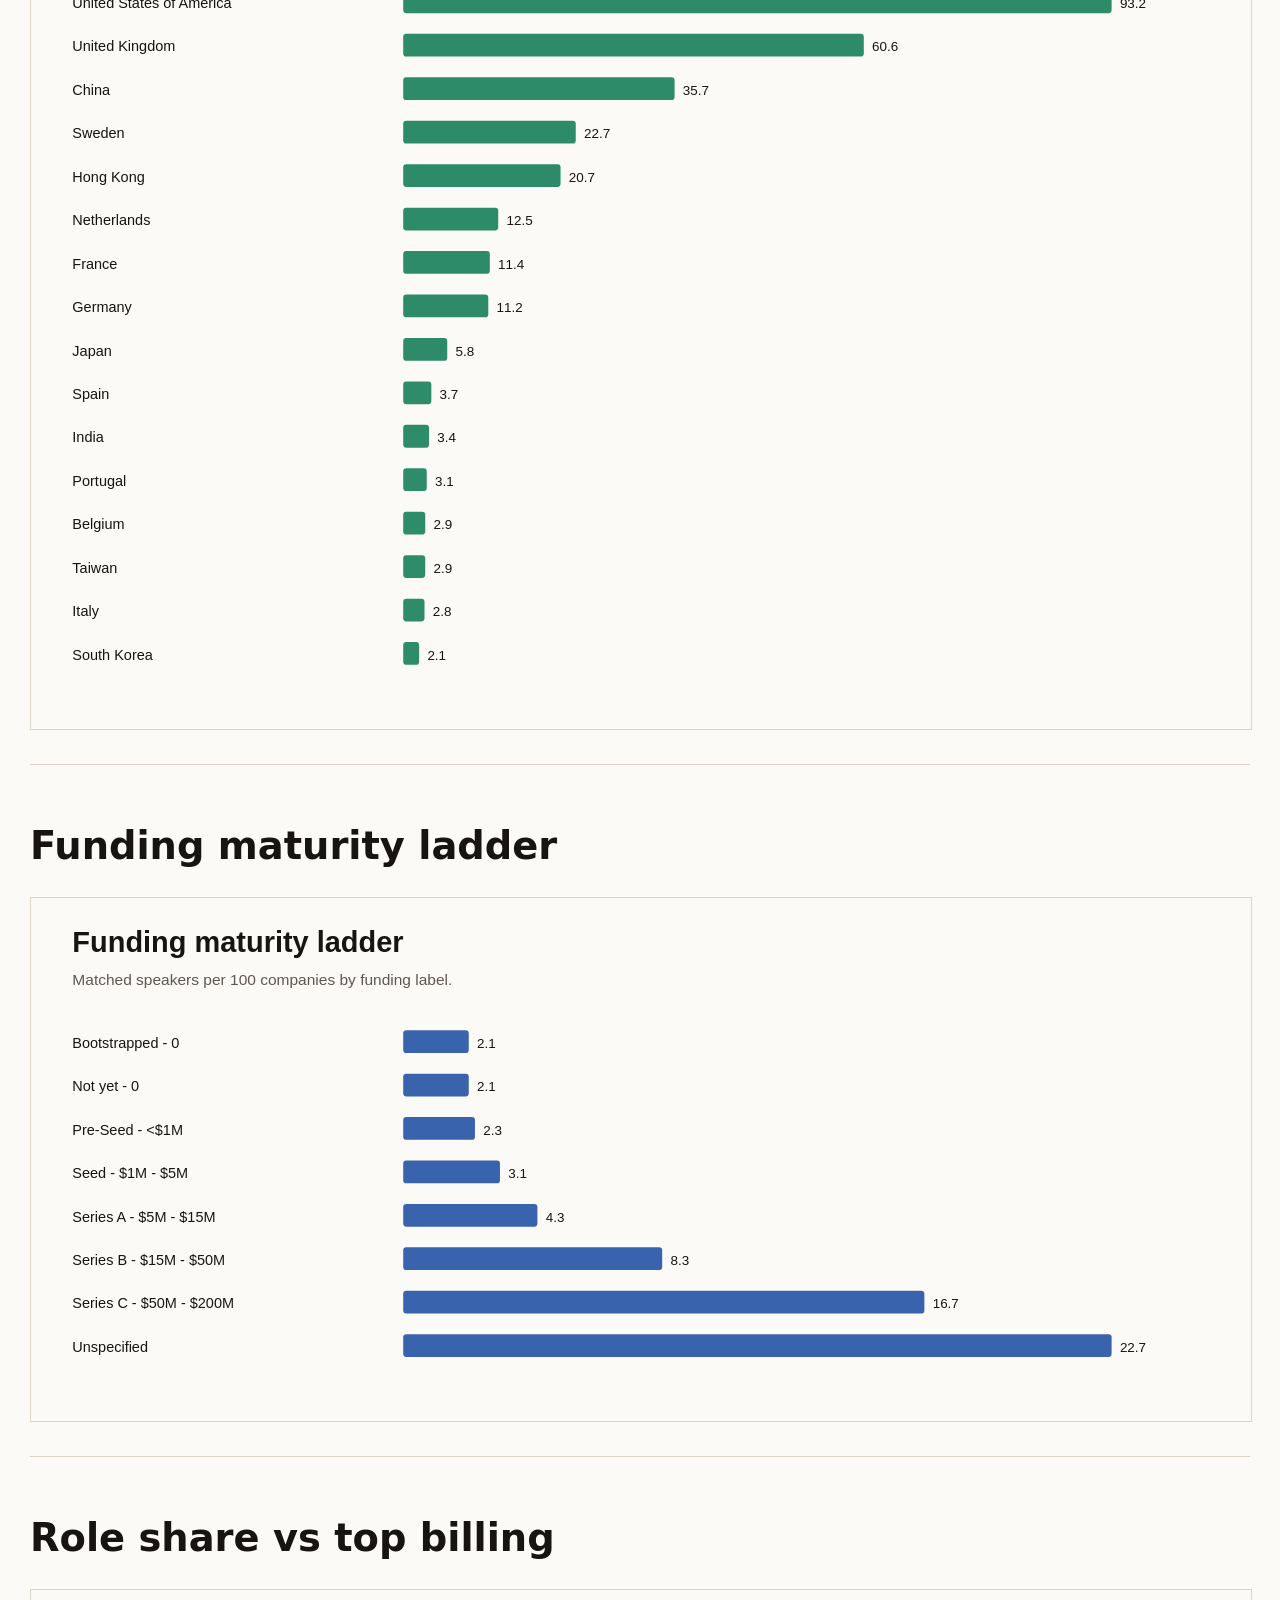
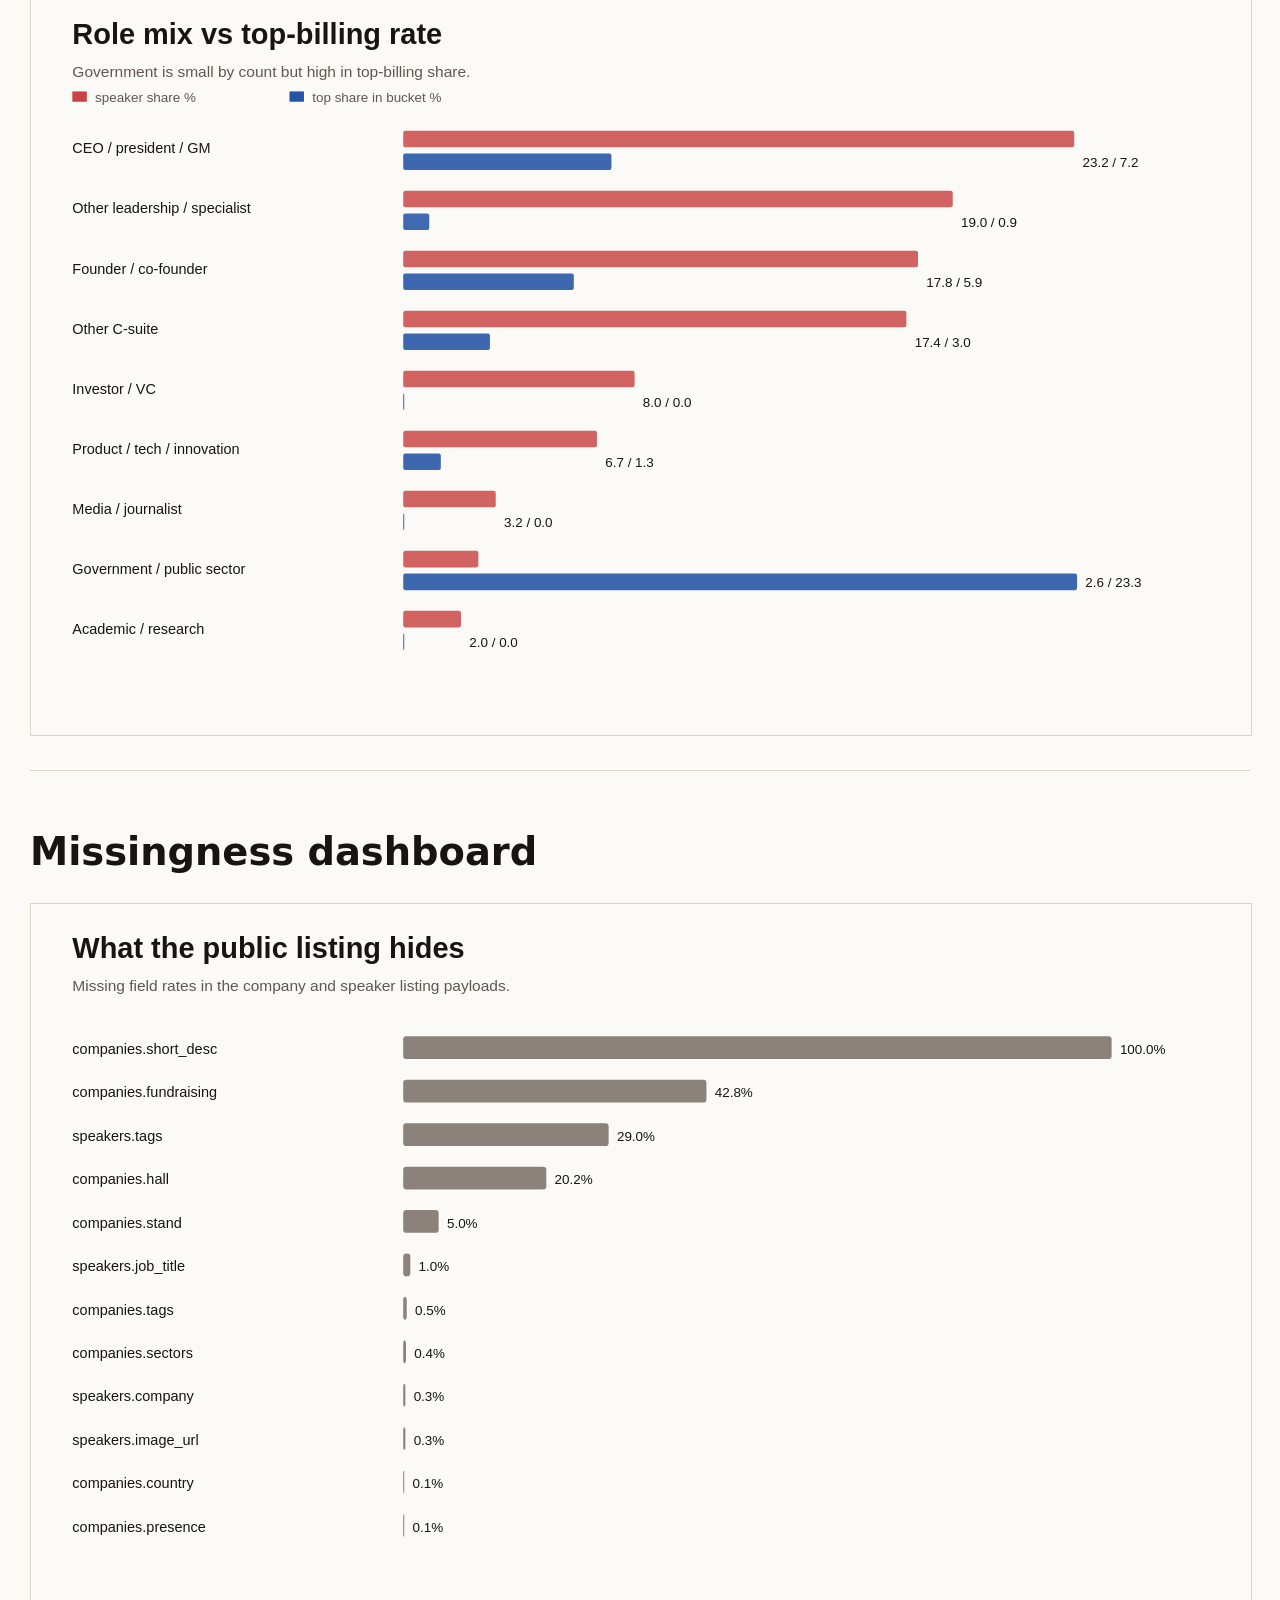
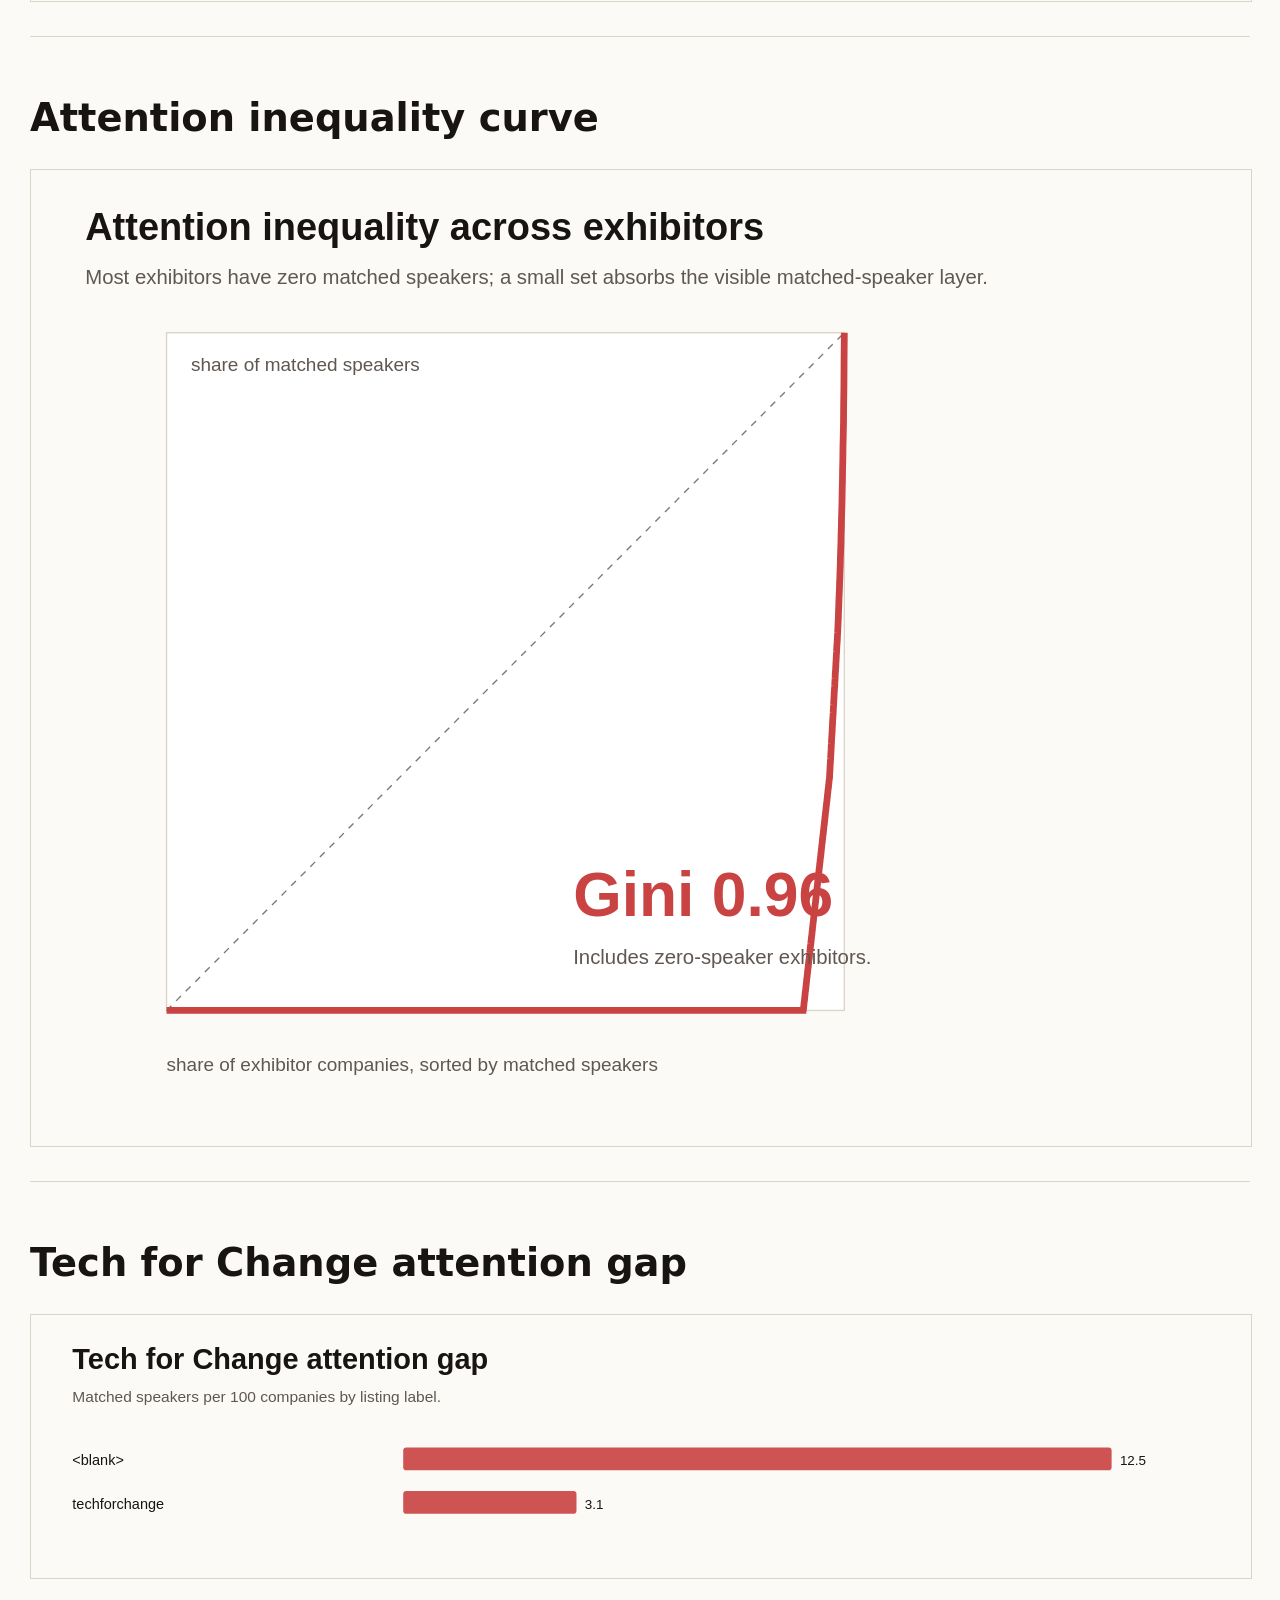
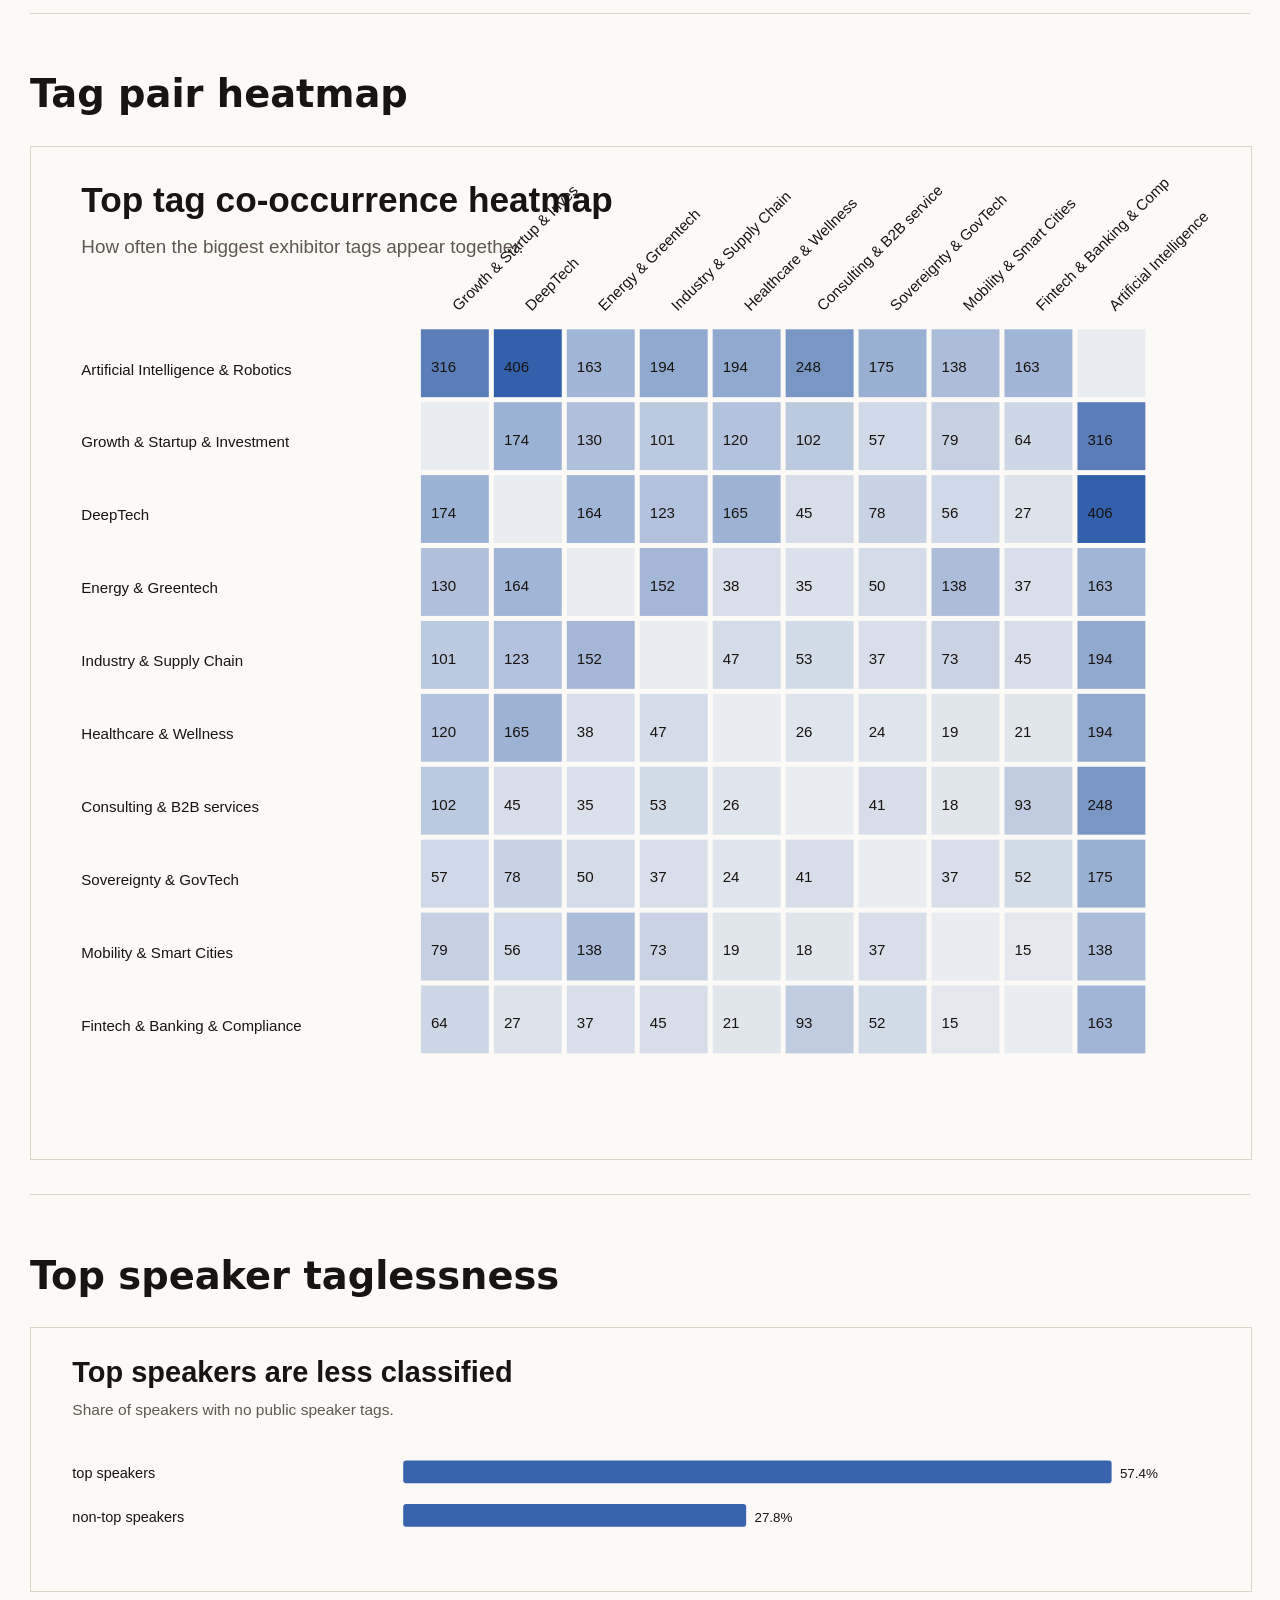
<file: more_visualizations/more_visualizations_gallery.html>
<!doctype html>
<html lang="en">
<head>
  <meta charset="utf-8" />
  <meta name="viewport" content="width=device-width, initial-scale=1" />
  <title>More VivaTech Visualizations</title>
  <style>
    body { margin: 0; background: #fbfaf7; color: #171411; font-family: Inter, system-ui, sans-serif; }
    main { max-width: 1220px; margin: 0 auto; padding: 42px 22px 70px; }
    h1 { font-size: clamp(2.4rem, 5vw, 5.4rem); line-height: .96; letter-spacing: 0; margin: 0 0 12px; }
    p { color: #5f5750; font-size: 1.08rem; max-width: 900px; }
    section { border-top: 1px solid #ddd4c8; padding: 30px 0; }
    h2 { font-size: clamp(1.5rem, 3vw, 3rem); line-height: 1; letter-spacing: 0; }
    img { width: 100%; height: auto; border: 1px solid #ddd4c8; background: #fbfaf7; }
  </style>
</head>
<body>
<main>
  <h1>More VivaTech visualizations</h1>
  <p>Additional chart forms from the same validated scrape: 3,153 companies, 1,133 speakers, and 355 matched speakers.</p>

            <section>
              <h2>Stage-floor funnel by company type</h2>
              <img src="svg/01_stage_floor_funnel.svg" alt="Stage-floor funnel by company type" />
            </section>

            <section>
              <h2>Top billing density</h2>
              <img src="svg/02_top_billing_density.svg" alt="Top billing density" />
            </section>

            <section>
              <h2>Tag stage-floor scatter</h2>
              <img src="svg/03_tag_stage_floor_scatter.svg" alt="Tag stage-floor scatter" />
            </section>

            <section>
              <h2>Topic under-index leaderboard</h2>
              <img src="svg/04_topic_underindex_leaderboard.svg" alt="Topic under-index leaderboard" />
            </section>

            <section>
              <h2>Country microphone leverage</h2>
              <img src="svg/05_country_mic_leverage_ranked.svg" alt="Country microphone leverage" />
            </section>

            <section>
              <h2>Funding maturity ladder</h2>
              <img src="svg/06_funding_maturity_ladder.svg" alt="Funding maturity ladder" />
            </section>

            <section>
              <h2>Role share vs top billing</h2>
              <img src="svg/07_role_share_vs_top_rate.svg" alt="Role share vs top billing" />
            </section>

            <section>
              <h2>Missingness dashboard</h2>
              <img src="svg/08_missingness_dashboard.svg" alt="Missingness dashboard" />
            </section>

            <section>
              <h2>Attention inequality curve</h2>
              <img src="svg/09_attention_lorenz_curve.svg" alt="Attention inequality curve" />
            </section>

            <section>
              <h2>Tech for Change attention gap</h2>
              <img src="svg/10_tech_for_change_attention_gap.svg" alt="Tech for Change attention gap" />
            </section>

            <section>
              <h2>Tag pair heatmap</h2>
              <img src="svg/11_tag_pair_heatmap.svg" alt="Tag pair heatmap" />
            </section>

            <section>
              <h2>Top speaker taglessness</h2>
              <img src="svg/12_top_speaker_taglessness.svg" alt="Top speaker taglessness" />
            </section>

</main>
</body>
</html>
</file>
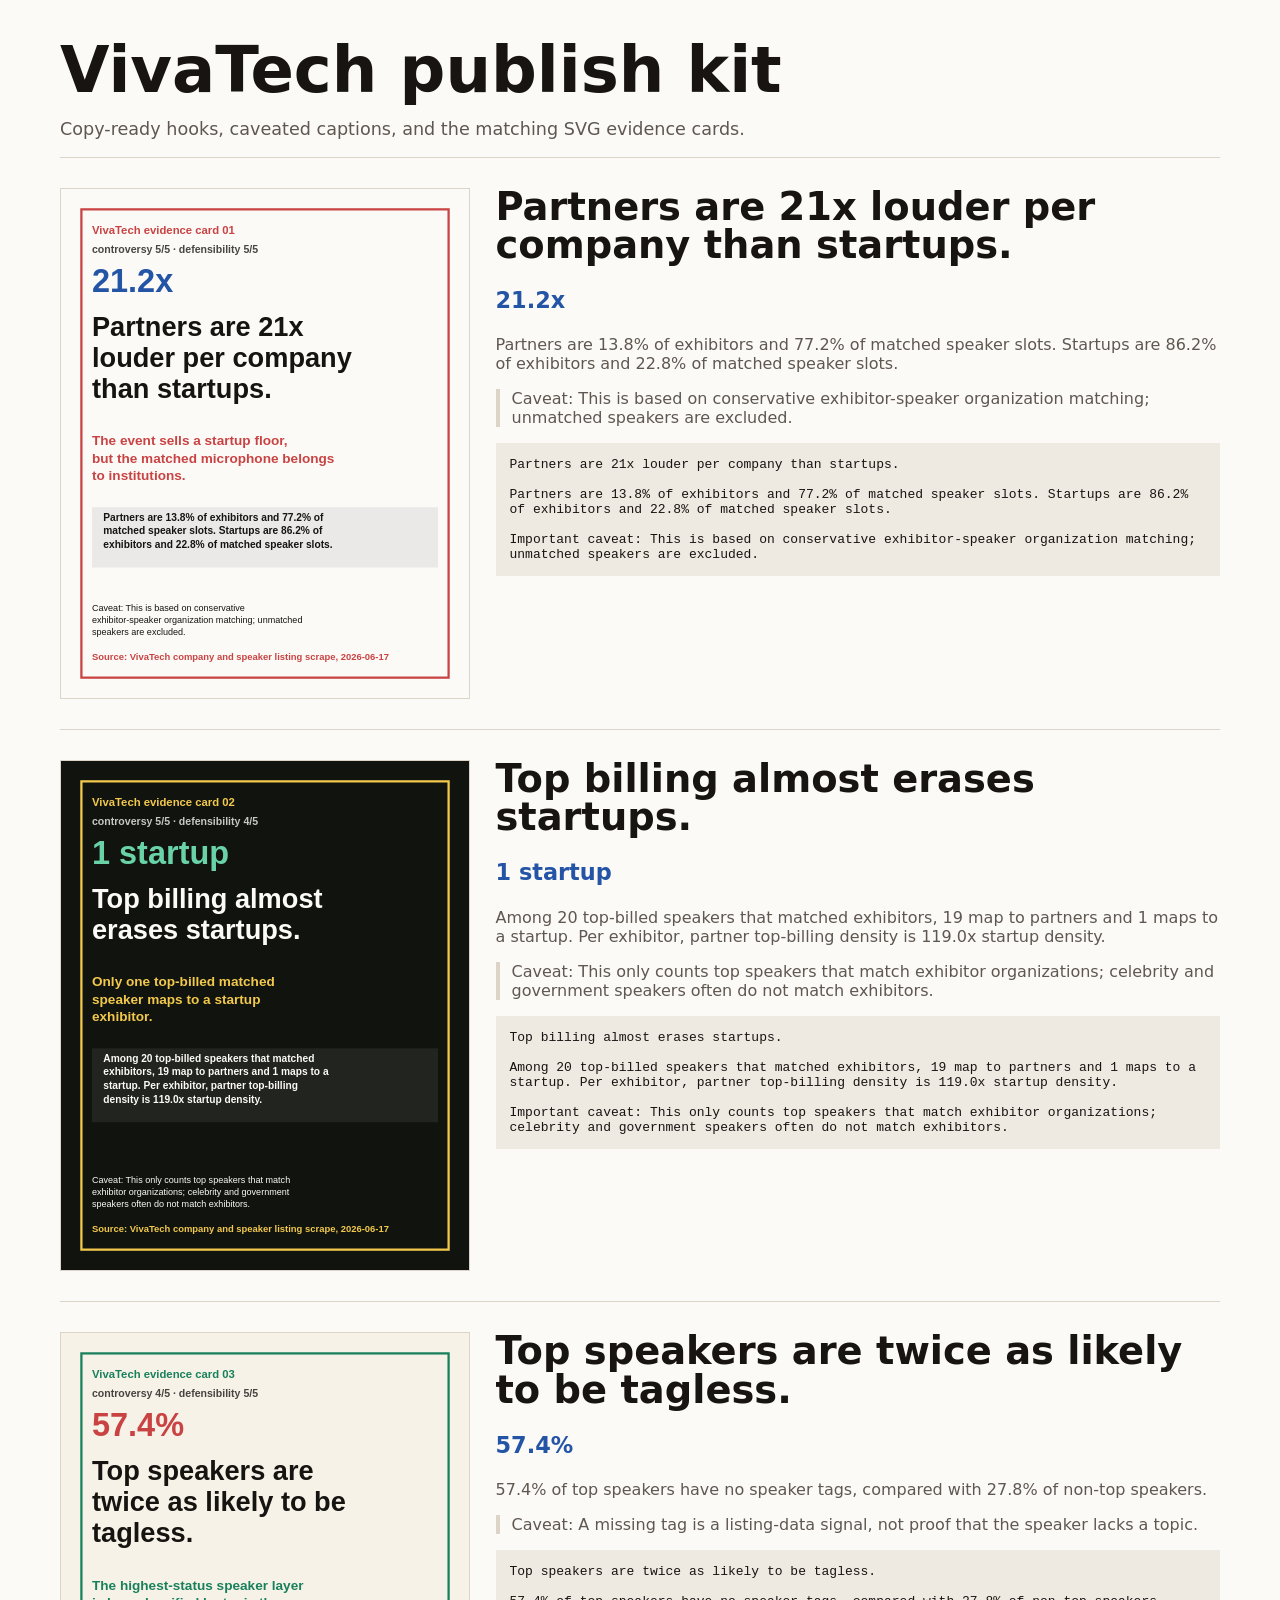
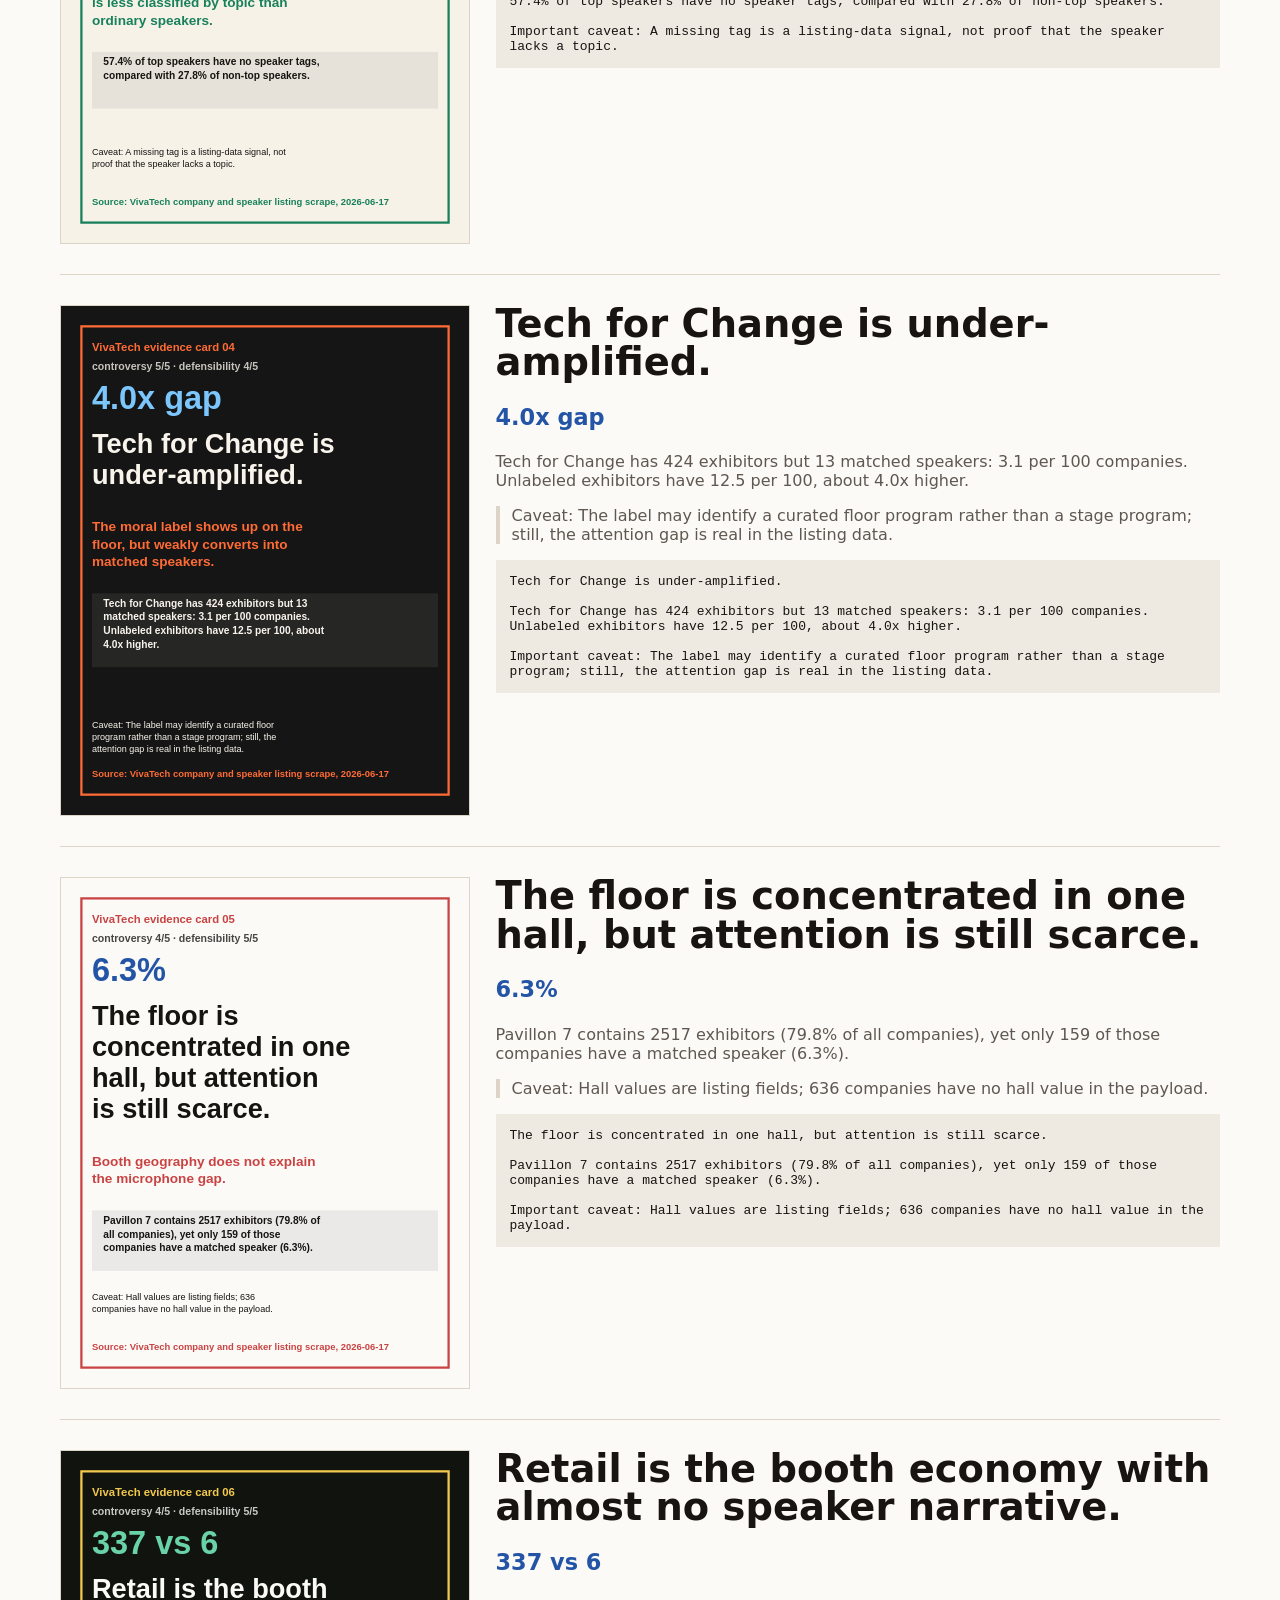
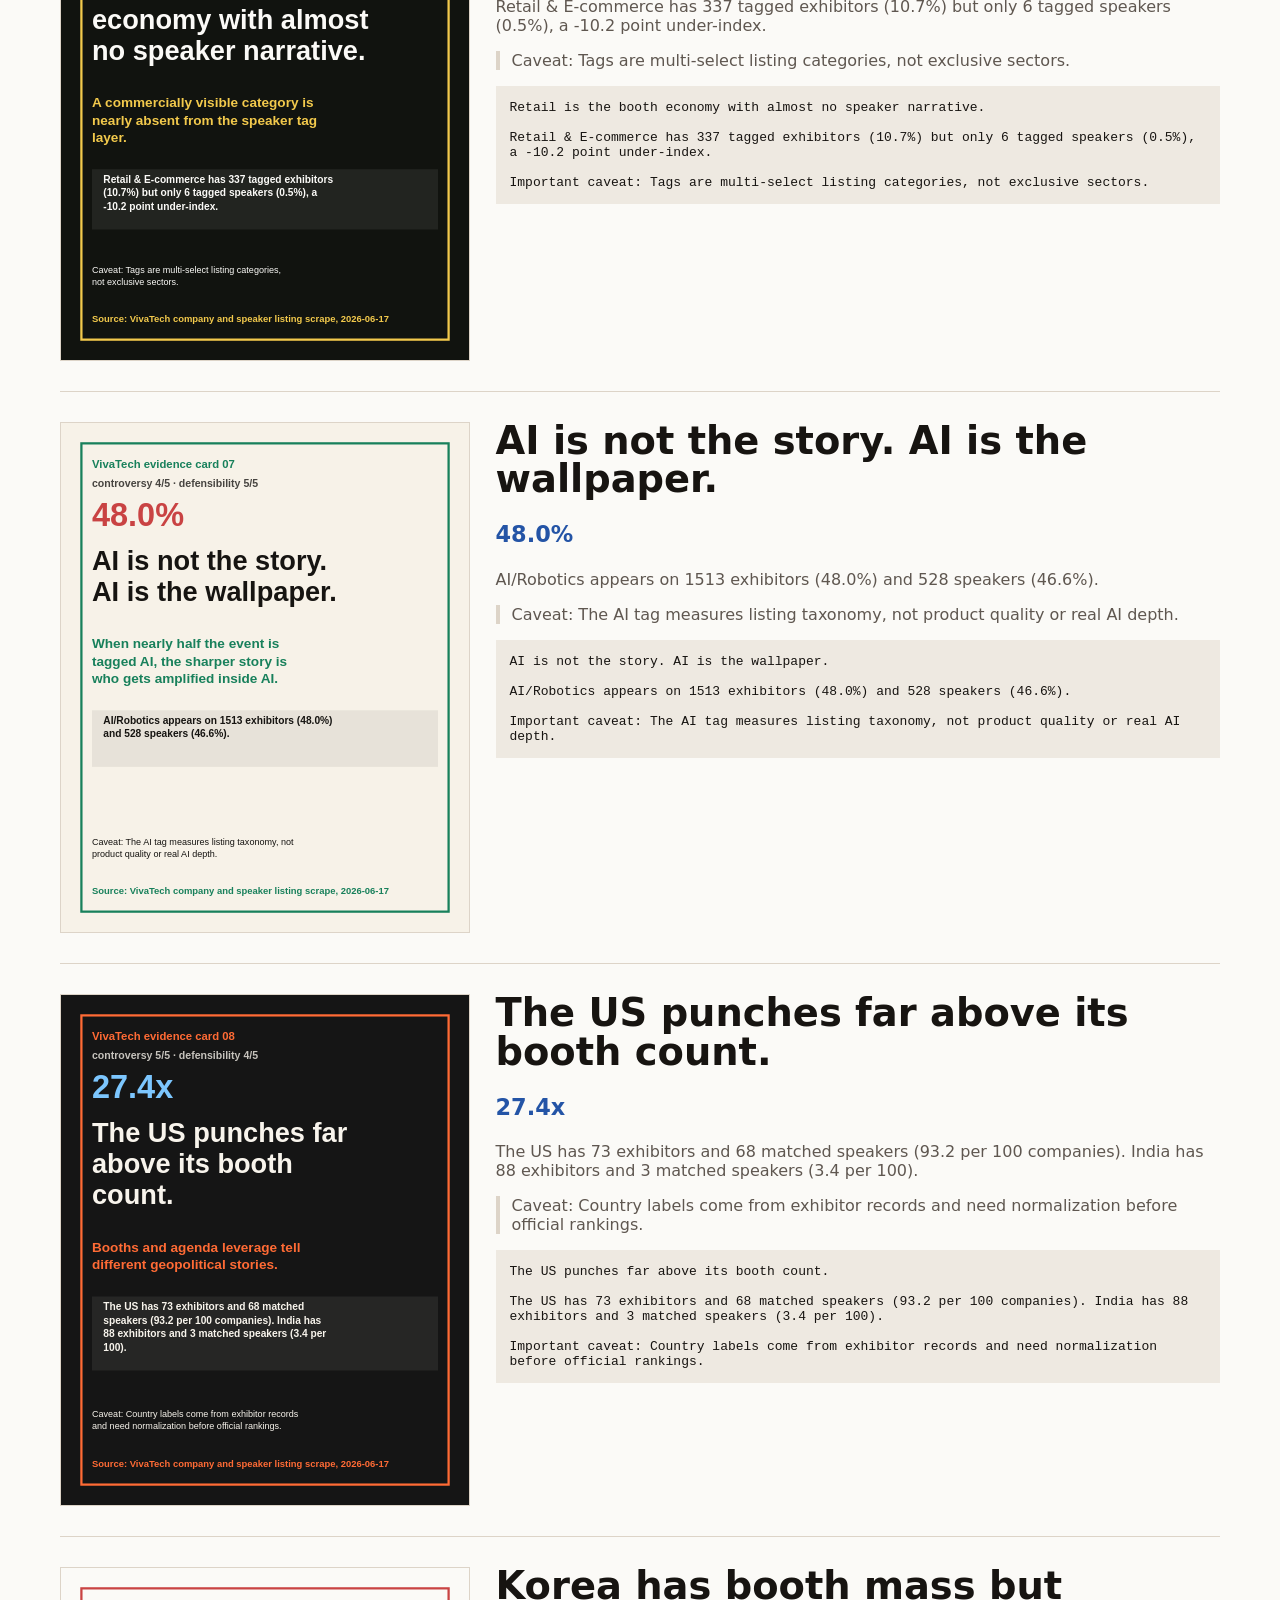
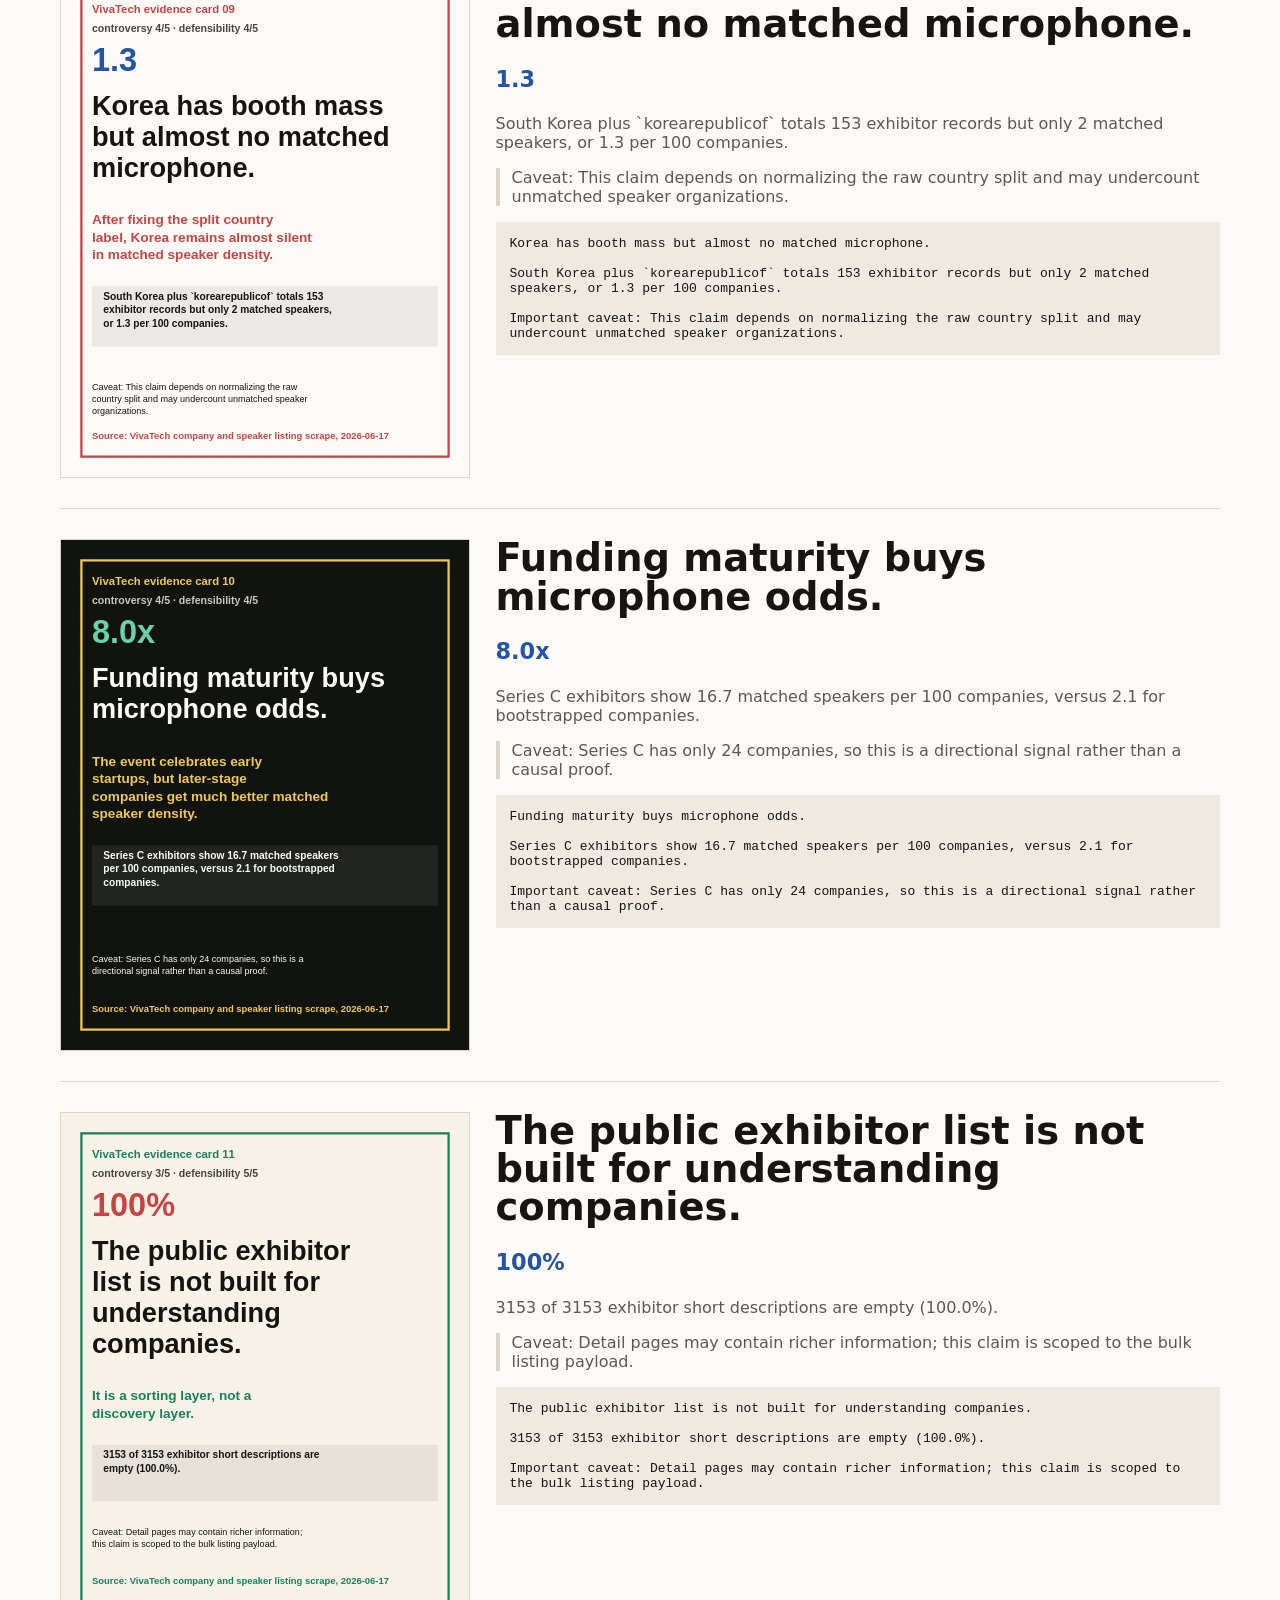
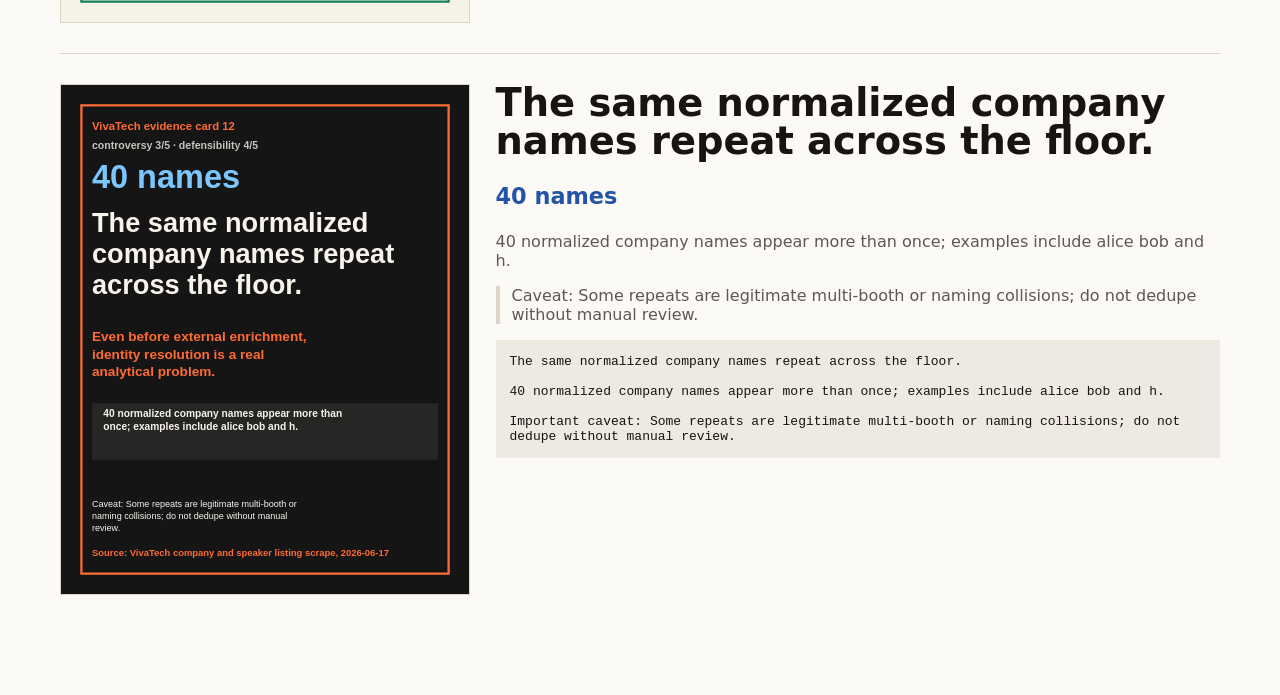
<file: publish_media_kit/publish_index.html>
<!doctype html>
<html lang="en">
<head>
  <meta charset="utf-8" />
  <meta name="viewport" content="width=device-width, initial-scale=1" />
  <title>VivaTech Publish Media Kit</title>
  <style>
    body { margin: 0; background: #fbfaf7; color: #171411; font-family: Inter, system-ui, sans-serif; }
    main { max-width: 1160px; margin: 0 auto; padding: 40px 22px 70px; }
    h1 { font-size: clamp(2.4rem, 5vw, 5.5rem); line-height: .96; letter-spacing: 0; margin: 0 0 14px; }
    .lede { color: #5f5750; max-width: 850px; font-size: 1.1rem; }
    section { display: grid; grid-template-columns: minmax(240px, .36fr) minmax(0, .64fr); gap: 28px; padding: 30px 0; border-top: 1px solid #ddd4c8; }
    img { width: 100%; border: 1px solid #ddd4c8; }
    h2 { font-size: clamp(1.5rem, 3vw, 3.4rem); line-height: 1; margin: 0 0 8px; }
    p { color: #5f5750; }
    .metric { color: #2454a6; font-weight: 900; font-size: 1.4rem; }
    .caveat { border-left: 4px solid #ddd4c8; padding-left: 12px; }
    pre { white-space: pre-wrap; background: #eee9e1; padding: 14px; overflow-wrap: anywhere; }
    @media (max-width: 800px) { section { grid-template-columns: 1fr; } }
  </style>
</head>
<body>
<main>
  <h1>VivaTech publish kit</h1>
  <p class="lede">Copy-ready hooks, caveated captions, and the matching SVG evidence cards.</p>

            <section>
              <img src="../polemic_outputs/social_cards/card_01.svg" alt="Partners are 21x louder per company than startups." />
              <div>
                <h2>Partners are 21x louder per company than startups.</h2>
                <p class="metric">21.2x</p>
                <p>Partners are 13.8% of exhibitors and 77.2% of matched speaker slots. Startups are 86.2% of exhibitors and 22.8% of matched speaker slots.</p>
                <p class="caveat">Caveat: This is based on conservative exhibitor-speaker organization matching; unmatched speakers are excluded.</p>
                <pre>Partners are 21x louder per company than startups.

Partners are 13.8% of exhibitors and 77.2% of matched speaker slots. Startups are 86.2% of exhibitors and 22.8% of matched speaker slots.

Important caveat: This is based on conservative exhibitor-speaker organization matching; unmatched speakers are excluded.</pre>
              </div>
            </section>

            <section>
              <img src="../polemic_outputs/social_cards/card_02.svg" alt="Top billing almost erases startups." />
              <div>
                <h2>Top billing almost erases startups.</h2>
                <p class="metric">1 startup</p>
                <p>Among 20 top-billed speakers that matched exhibitors, 19 map to partners and 1 maps to a startup. Per exhibitor, partner top-billing density is 119.0x startup density.</p>
                <p class="caveat">Caveat: This only counts top speakers that match exhibitor organizations; celebrity and government speakers often do not match exhibitors.</p>
                <pre>Top billing almost erases startups.

Among 20 top-billed speakers that matched exhibitors, 19 map to partners and 1 maps to a startup. Per exhibitor, partner top-billing density is 119.0x startup density.

Important caveat: This only counts top speakers that match exhibitor organizations; celebrity and government speakers often do not match exhibitors.</pre>
              </div>
            </section>

            <section>
              <img src="../polemic_outputs/social_cards/card_03.svg" alt="Top speakers are twice as likely to be tagless." />
              <div>
                <h2>Top speakers are twice as likely to be tagless.</h2>
                <p class="metric">57.4%</p>
                <p>57.4% of top speakers have no speaker tags, compared with 27.8% of non-top speakers.</p>
                <p class="caveat">Caveat: A missing tag is a listing-data signal, not proof that the speaker lacks a topic.</p>
                <pre>Top speakers are twice as likely to be tagless.

57.4% of top speakers have no speaker tags, compared with 27.8% of non-top speakers.

Important caveat: A missing tag is a listing-data signal, not proof that the speaker lacks a topic.</pre>
              </div>
            </section>

            <section>
              <img src="../polemic_outputs/social_cards/card_04.svg" alt="Tech for Change is under-amplified." />
              <div>
                <h2>Tech for Change is under-amplified.</h2>
                <p class="metric">4.0x gap</p>
                <p>Tech for Change has 424 exhibitors but 13 matched speakers: 3.1 per 100 companies. Unlabeled exhibitors have 12.5 per 100, about 4.0x higher.</p>
                <p class="caveat">Caveat: The label may identify a curated floor program rather than a stage program; still, the attention gap is real in the listing data.</p>
                <pre>Tech for Change is under-amplified.

Tech for Change has 424 exhibitors but 13 matched speakers: 3.1 per 100 companies. Unlabeled exhibitors have 12.5 per 100, about 4.0x higher.

Important caveat: The label may identify a curated floor program rather than a stage program; still, the attention gap is real in the listing data.</pre>
              </div>
            </section>

            <section>
              <img src="../polemic_outputs/social_cards/card_05.svg" alt="The floor is concentrated in one hall, but attention is still scarce." />
              <div>
                <h2>The floor is concentrated in one hall, but attention is still scarce.</h2>
                <p class="metric">6.3%</p>
                <p>Pavillon 7 contains 2517 exhibitors (79.8% of all companies), yet only 159 of those companies have a matched speaker (6.3%).</p>
                <p class="caveat">Caveat: Hall values are listing fields; 636 companies have no hall value in the payload.</p>
                <pre>The floor is concentrated in one hall, but attention is still scarce.

Pavillon 7 contains 2517 exhibitors (79.8% of all companies), yet only 159 of those companies have a matched speaker (6.3%).

Important caveat: Hall values are listing fields; 636 companies have no hall value in the payload.</pre>
              </div>
            </section>

            <section>
              <img src="../polemic_outputs/social_cards/card_06.svg" alt="Retail is the booth economy with almost no speaker narrative." />
              <div>
                <h2>Retail is the booth economy with almost no speaker narrative.</h2>
                <p class="metric">337 vs 6</p>
                <p>Retail & E-commerce has 337 tagged exhibitors (10.7%) but only 6 tagged speakers (0.5%), a -10.2 point under-index.</p>
                <p class="caveat">Caveat: Tags are multi-select listing categories, not exclusive sectors.</p>
                <pre>Retail is the booth economy with almost no speaker narrative.

Retail & E-commerce has 337 tagged exhibitors (10.7%) but only 6 tagged speakers (0.5%), a -10.2 point under-index.

Important caveat: Tags are multi-select listing categories, not exclusive sectors.</pre>
              </div>
            </section>

            <section>
              <img src="../polemic_outputs/social_cards/card_07.svg" alt="AI is not the story. AI is the wallpaper." />
              <div>
                <h2>AI is not the story. AI is the wallpaper.</h2>
                <p class="metric">48.0%</p>
                <p>AI/Robotics appears on 1513 exhibitors (48.0%) and 528 speakers (46.6%).</p>
                <p class="caveat">Caveat: The AI tag measures listing taxonomy, not product quality or real AI depth.</p>
                <pre>AI is not the story. AI is the wallpaper.

AI/Robotics appears on 1513 exhibitors (48.0%) and 528 speakers (46.6%).

Important caveat: The AI tag measures listing taxonomy, not product quality or real AI depth.</pre>
              </div>
            </section>

            <section>
              <img src="../polemic_outputs/social_cards/card_08.svg" alt="The US punches far above its booth count." />
              <div>
                <h2>The US punches far above its booth count.</h2>
                <p class="metric">27.4x</p>
                <p>The US has 73 exhibitors and 68 matched speakers (93.2 per 100 companies). India has 88 exhibitors and 3 matched speakers (3.4 per 100).</p>
                <p class="caveat">Caveat: Country labels come from exhibitor records and need normalization before official rankings.</p>
                <pre>The US punches far above its booth count.

The US has 73 exhibitors and 68 matched speakers (93.2 per 100 companies). India has 88 exhibitors and 3 matched speakers (3.4 per 100).

Important caveat: Country labels come from exhibitor records and need normalization before official rankings.</pre>
              </div>
            </section>

            <section>
              <img src="../polemic_outputs/social_cards/card_09.svg" alt="Korea has booth mass but almost no matched microphone." />
              <div>
                <h2>Korea has booth mass but almost no matched microphone.</h2>
                <p class="metric">1.3</p>
                <p>South Korea plus `korearepublicof` totals 153 exhibitor records but only 2 matched speakers, or 1.3 per 100 companies.</p>
                <p class="caveat">Caveat: This claim depends on normalizing the raw country split and may undercount unmatched speaker organizations.</p>
                <pre>Korea has booth mass but almost no matched microphone.

South Korea plus `korearepublicof` totals 153 exhibitor records but only 2 matched speakers, or 1.3 per 100 companies.

Important caveat: This claim depends on normalizing the raw country split and may undercount unmatched speaker organizations.</pre>
              </div>
            </section>

            <section>
              <img src="../polemic_outputs/social_cards/card_10.svg" alt="Funding maturity buys microphone odds." />
              <div>
                <h2>Funding maturity buys microphone odds.</h2>
                <p class="metric">8.0x</p>
                <p>Series C exhibitors show 16.7 matched speakers per 100 companies, versus 2.1 for bootstrapped companies.</p>
                <p class="caveat">Caveat: Series C has only 24 companies, so this is a directional signal rather than a causal proof.</p>
                <pre>Funding maturity buys microphone odds.

Series C exhibitors show 16.7 matched speakers per 100 companies, versus 2.1 for bootstrapped companies.

Important caveat: Series C has only 24 companies, so this is a directional signal rather than a causal proof.</pre>
              </div>
            </section>

            <section>
              <img src="../polemic_outputs/social_cards/card_11.svg" alt="The public exhibitor list is not built for understanding companies." />
              <div>
                <h2>The public exhibitor list is not built for understanding companies.</h2>
                <p class="metric">100%</p>
                <p>3153 of 3153 exhibitor short descriptions are empty (100.0%).</p>
                <p class="caveat">Caveat: Detail pages may contain richer information; this claim is scoped to the bulk listing payload.</p>
                <pre>The public exhibitor list is not built for understanding companies.

3153 of 3153 exhibitor short descriptions are empty (100.0%).

Important caveat: Detail pages may contain richer information; this claim is scoped to the bulk listing payload.</pre>
              </div>
            </section>

            <section>
              <img src="../polemic_outputs/social_cards/card_12.svg" alt="The same normalized company names repeat across the floor." />
              <div>
                <h2>The same normalized company names repeat across the floor.</h2>
                <p class="metric">40 names</p>
                <p>40 normalized company names appear more than once; examples include alice bob and h.</p>
                <p class="caveat">Caveat: Some repeats are legitimate multi-booth or naming collisions; do not dedupe without manual review.</p>
                <pre>The same normalized company names repeat across the floor.

40 normalized company names appear more than once; examples include alice bob and h.

Important caveat: Some repeats are legitimate multi-booth or naming collisions; do not dedupe without manual review.</pre>
              </div>
            </section>

</main>
</body>
</html>
</file>
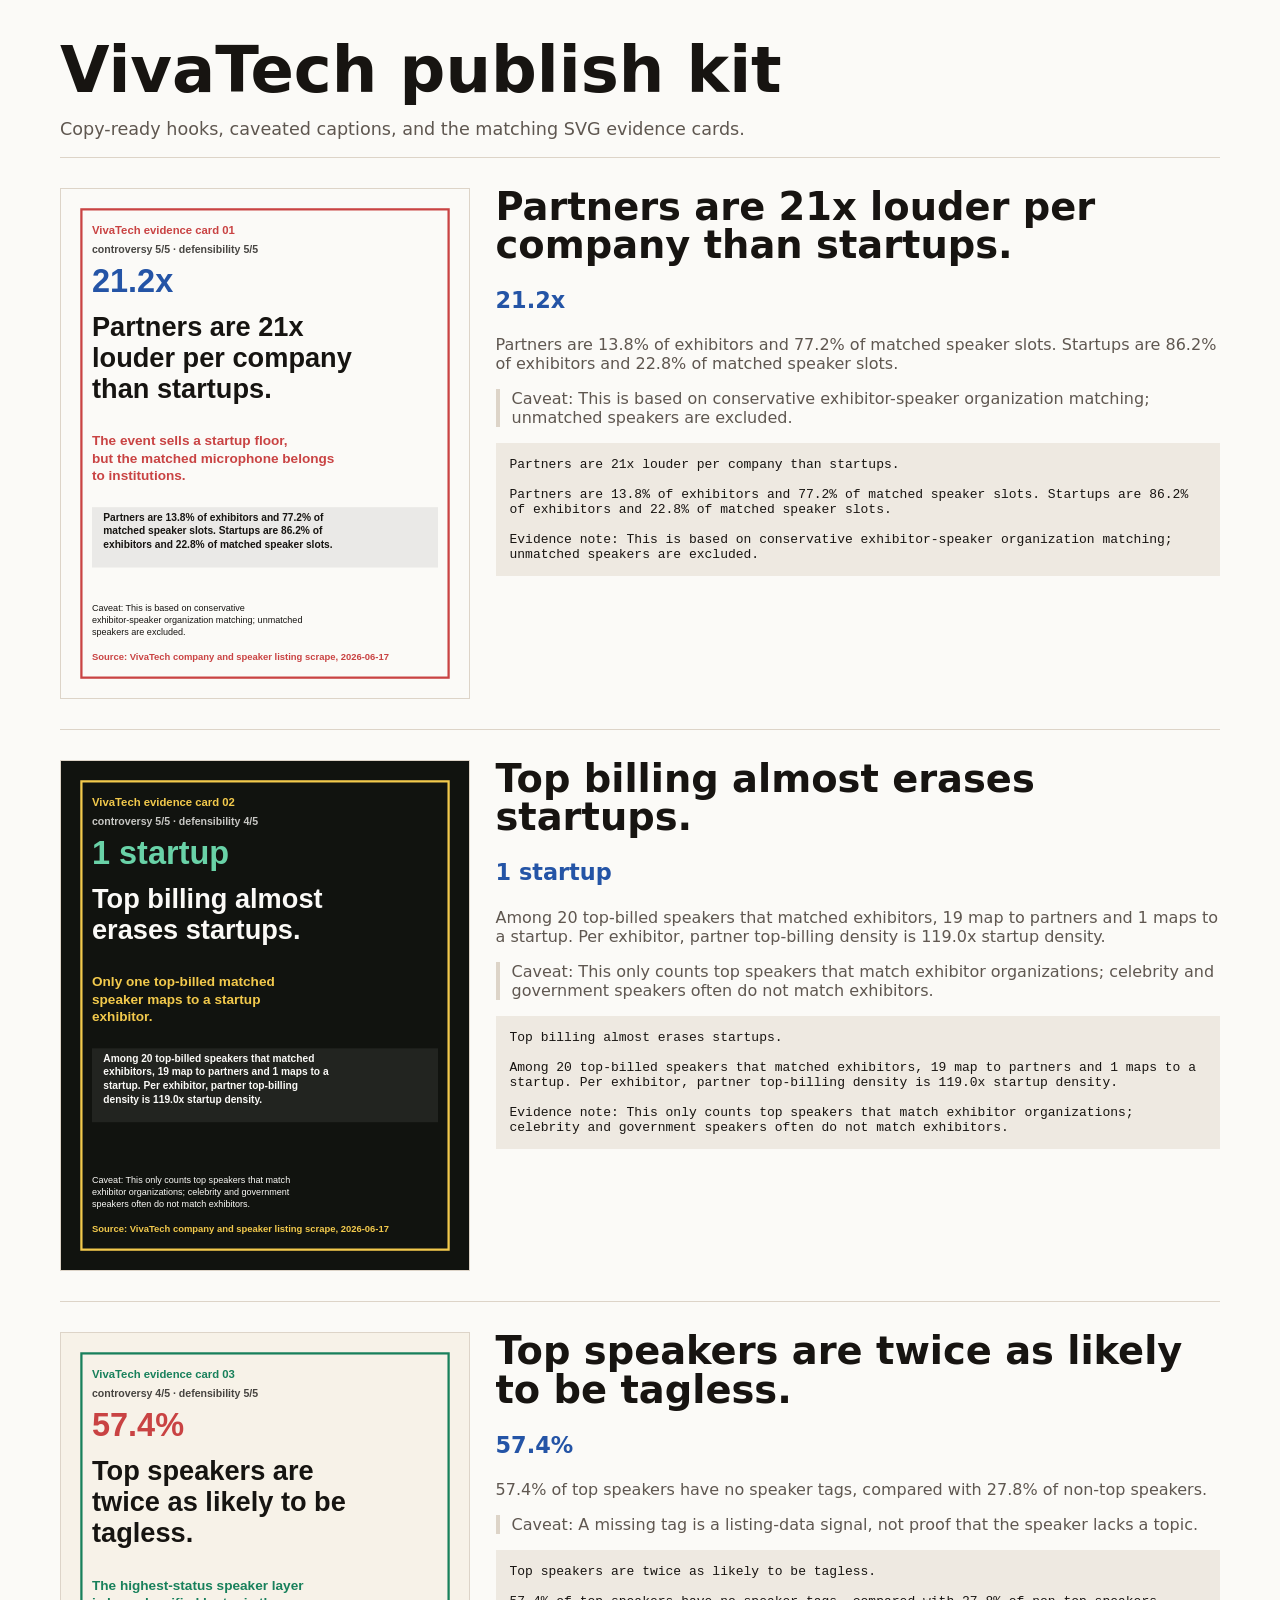
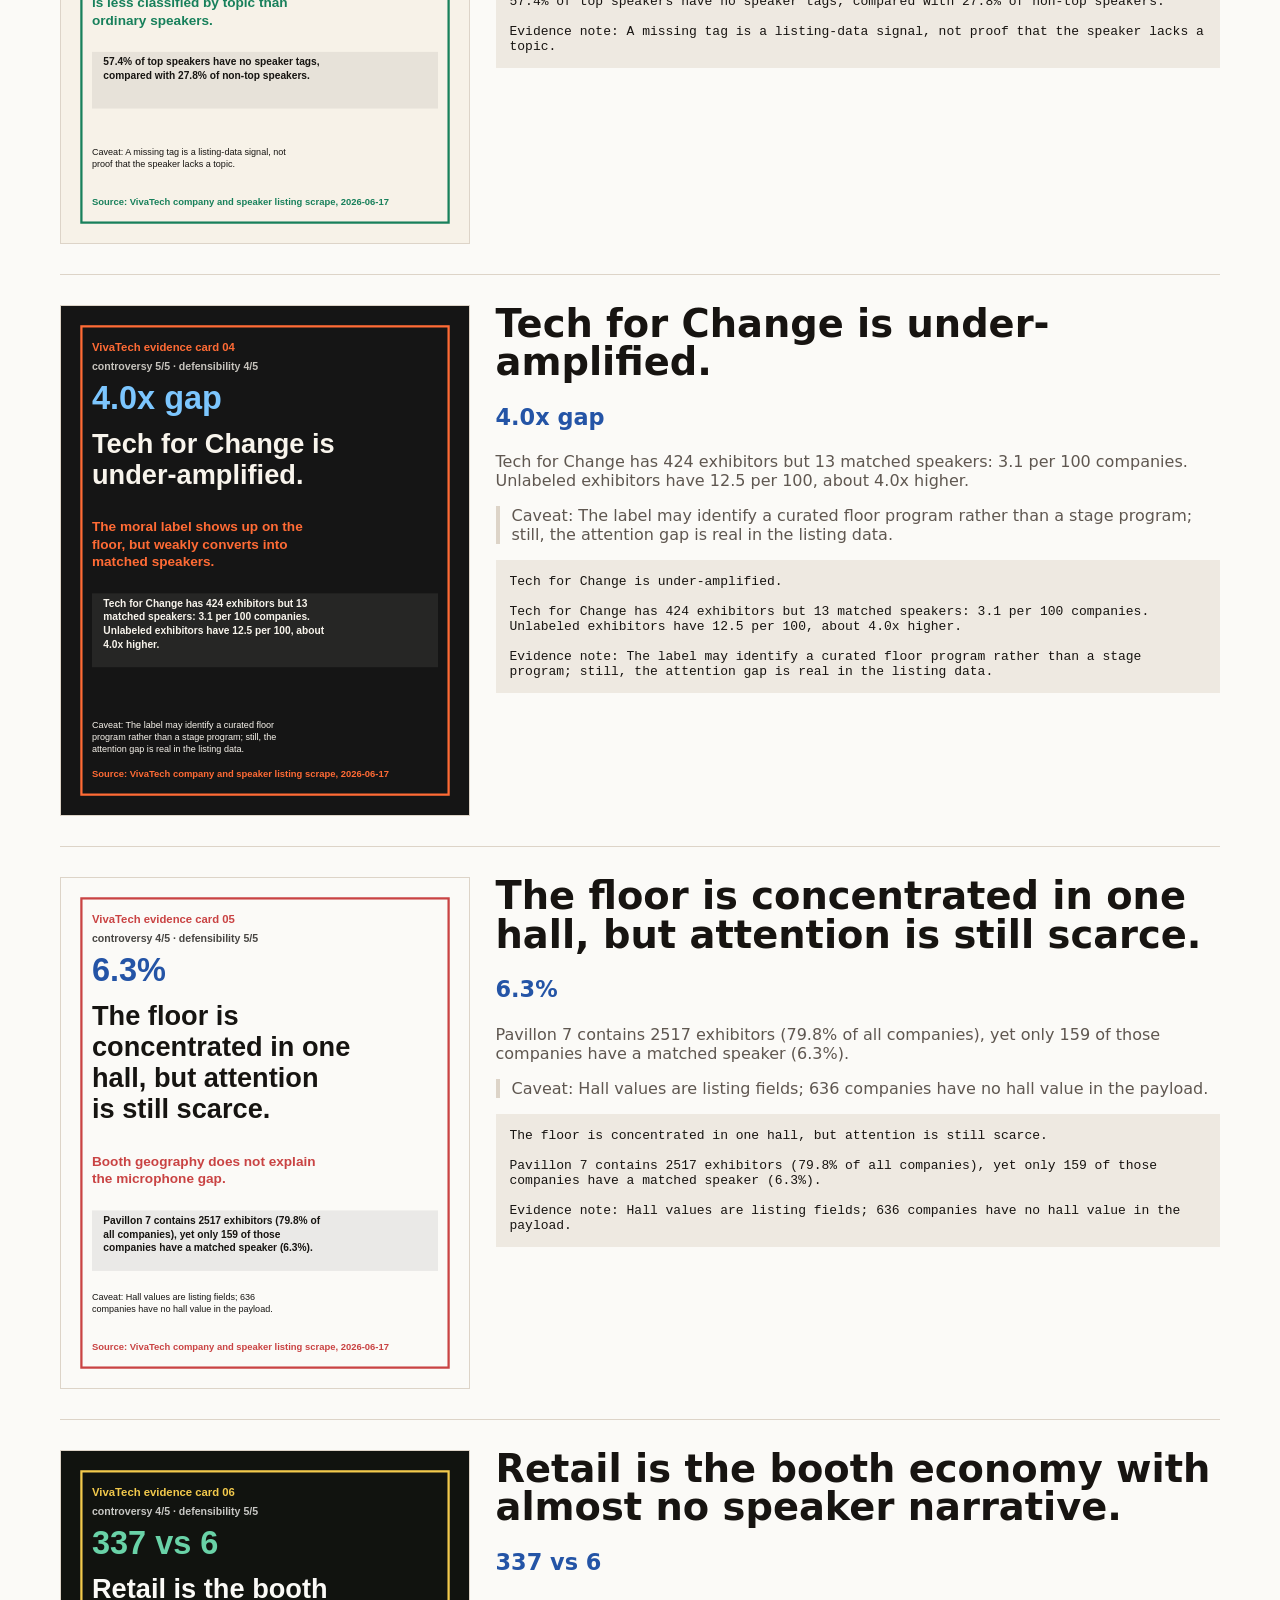
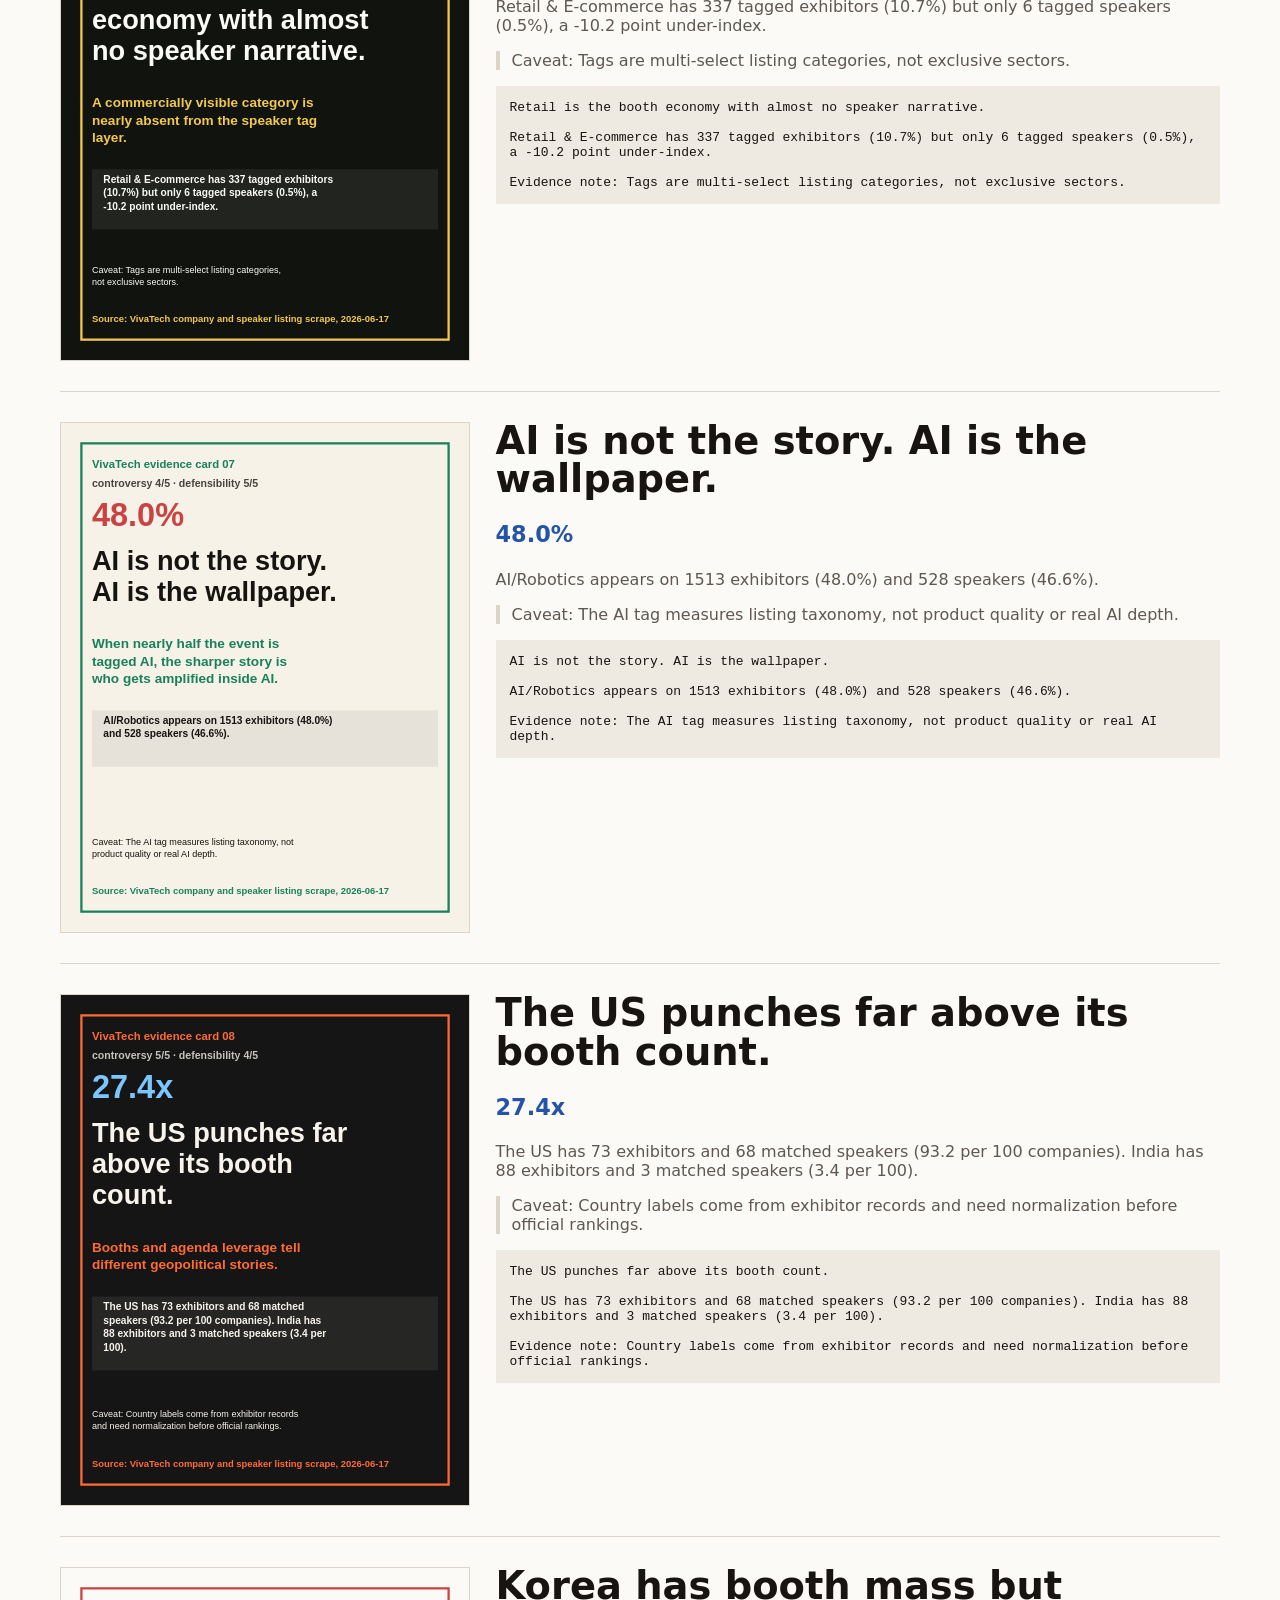
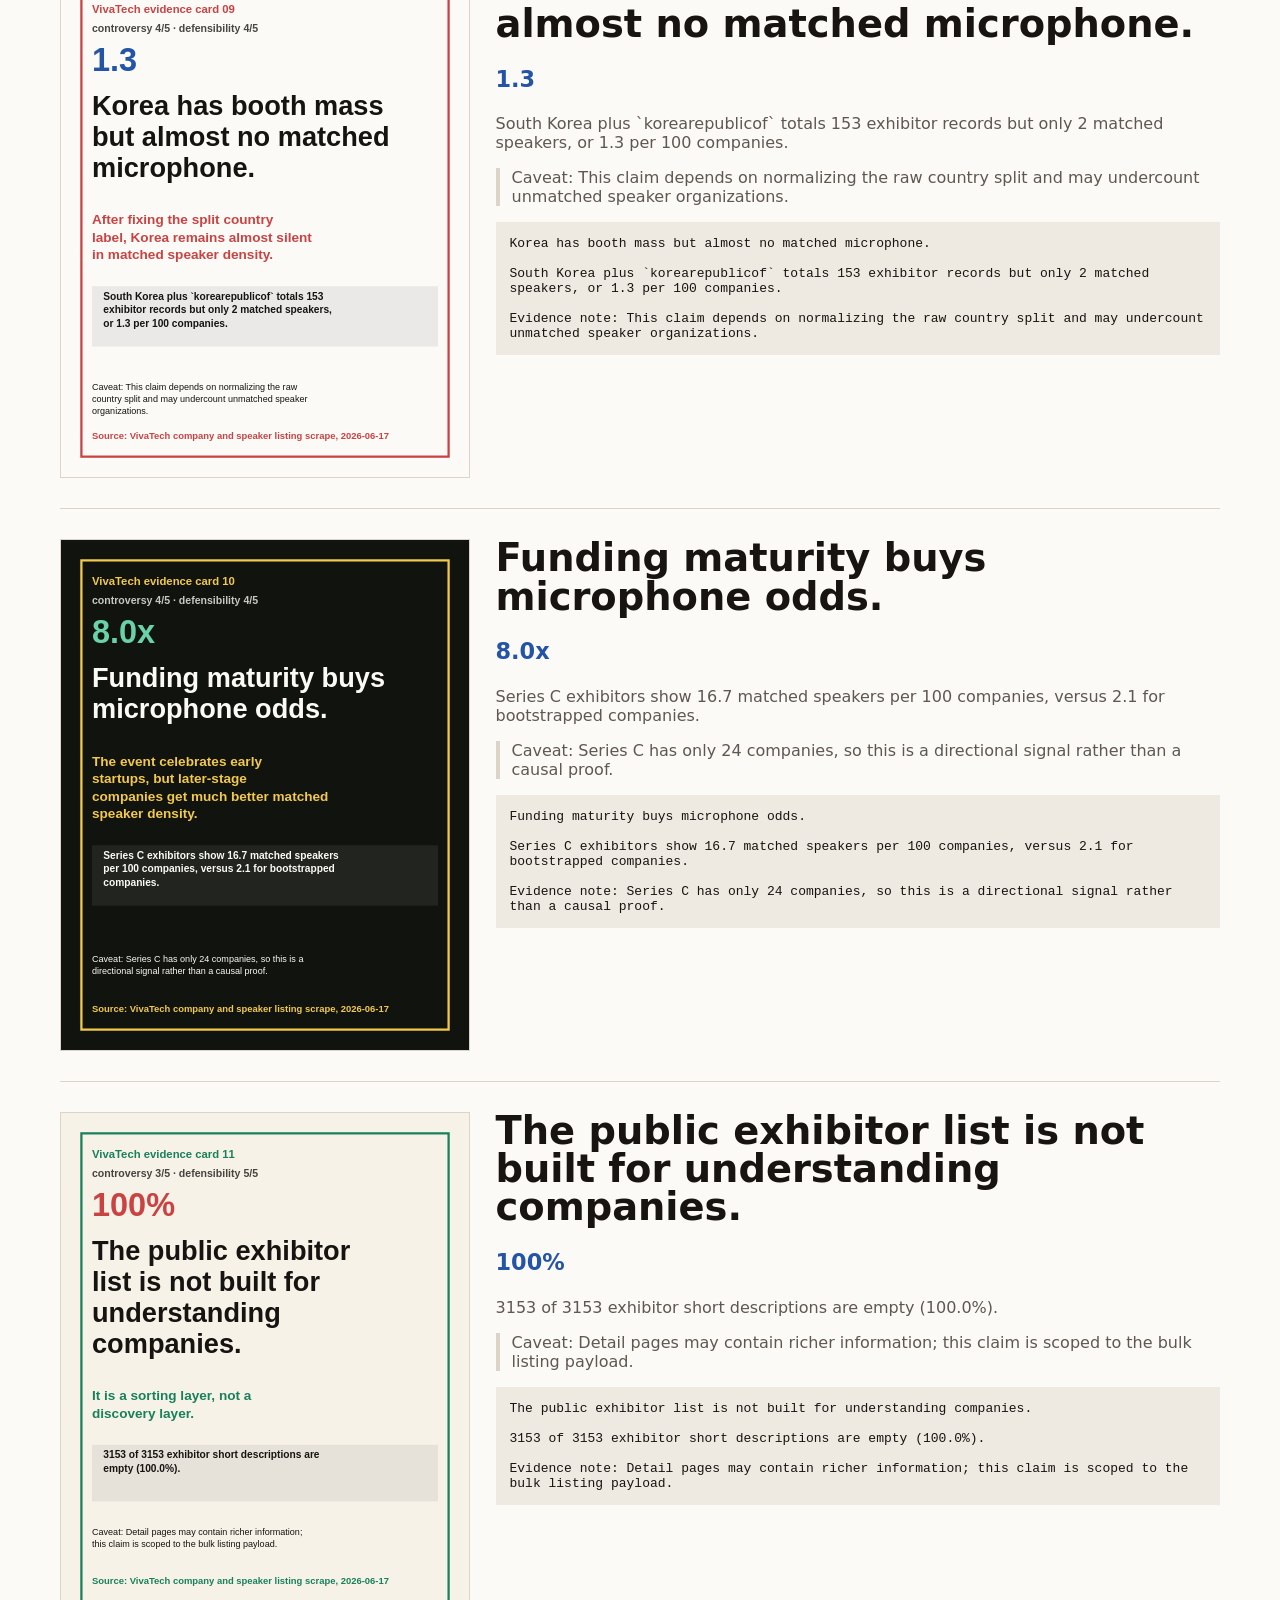
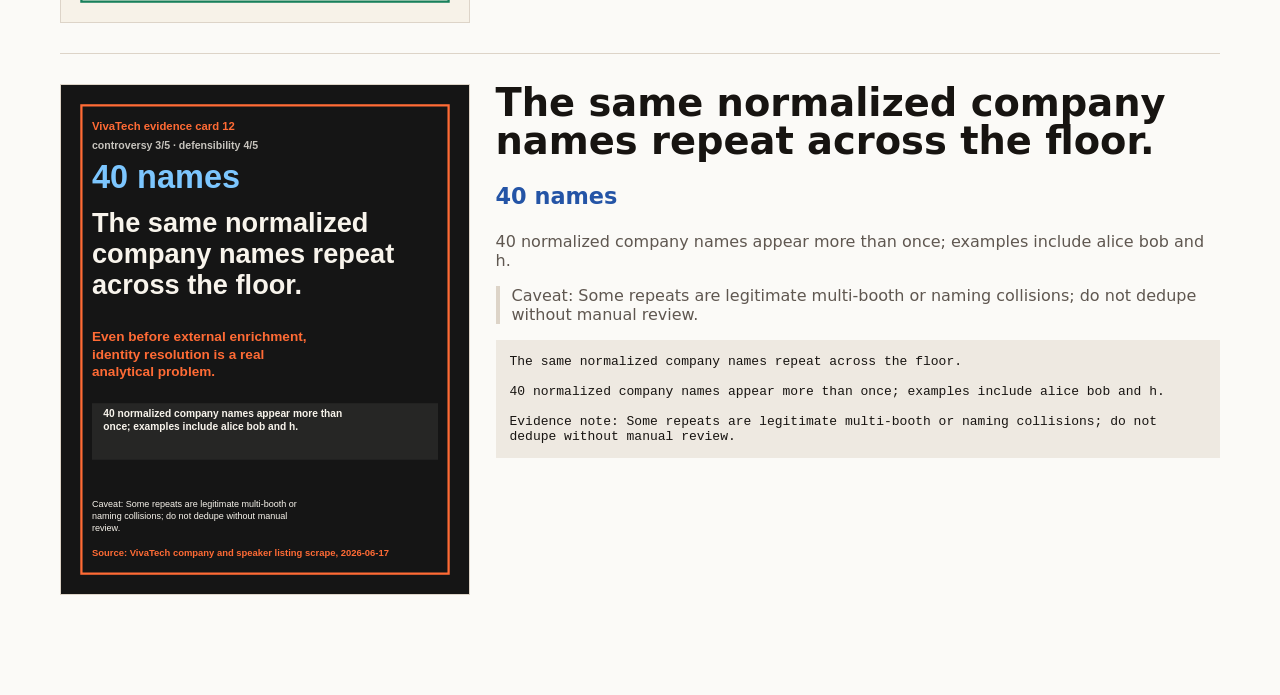
<file: analysis/publish_media_kit/publish_index.html>
<!doctype html>
<html lang="en">
<head>
  <meta charset="utf-8" />
  <meta name="viewport" content="width=device-width, initial-scale=1" />
  <title>VivaTech Publish Media Kit</title>
  <style>
    body { margin: 0; background: #fbfaf7; color: #171411; font-family: Inter, system-ui, sans-serif; }
    main { max-width: 1160px; margin: 0 auto; padding: 40px 22px 70px; }
    h1 { font-size: clamp(2.4rem, 5vw, 5.5rem); line-height: .96; letter-spacing: 0; margin: 0 0 14px; }
    .lede { color: #5f5750; max-width: 850px; font-size: 1.1rem; }
    section { display: grid; grid-template-columns: minmax(240px, .36fr) minmax(0, .64fr); gap: 28px; padding: 30px 0; border-top: 1px solid #ddd4c8; }
    img { width: 100%; border: 1px solid #ddd4c8; }
    h2 { font-size: clamp(1.5rem, 3vw, 3.4rem); line-height: 1; margin: 0 0 8px; }
    p { color: #5f5750; }
    .metric { color: #2454a6; font-weight: 900; font-size: 1.4rem; }
    .caveat { border-left: 4px solid #ddd4c8; padding-left: 12px; }
    pre { white-space: pre-wrap; background: #eee9e1; padding: 14px; overflow-wrap: anywhere; }
    @media (max-width: 800px) { section { grid-template-columns: 1fr; } }
  </style>
</head>
<body>
<main>
  <h1>VivaTech publish kit</h1>
  <p class="lede">Copy-ready hooks, caveated captions, and the matching SVG evidence cards.</p>

            <section>
              <img src="../claim_outputs/social_cards/card_01.svg" alt="Partners are 21x louder per company than startups." />
              <div>
                <h2>Partners are 21x louder per company than startups.</h2>
                <p class="metric">21.2x</p>
                <p>Partners are 13.8% of exhibitors and 77.2% of matched speaker slots. Startups are 86.2% of exhibitors and 22.8% of matched speaker slots.</p>
                <p class="caveat">Caveat: This is based on conservative exhibitor-speaker organization matching; unmatched speakers are excluded.</p>
                <pre>Partners are 21x louder per company than startups.

Partners are 13.8% of exhibitors and 77.2% of matched speaker slots. Startups are 86.2% of exhibitors and 22.8% of matched speaker slots.

Evidence note: This is based on conservative exhibitor-speaker organization matching; unmatched speakers are excluded.</pre>
              </div>
            </section>

            <section>
              <img src="../claim_outputs/social_cards/card_02.svg" alt="Top billing almost erases startups." />
              <div>
                <h2>Top billing almost erases startups.</h2>
                <p class="metric">1 startup</p>
                <p>Among 20 top-billed speakers that matched exhibitors, 19 map to partners and 1 maps to a startup. Per exhibitor, partner top-billing density is 119.0x startup density.</p>
                <p class="caveat">Caveat: This only counts top speakers that match exhibitor organizations; celebrity and government speakers often do not match exhibitors.</p>
                <pre>Top billing almost erases startups.

Among 20 top-billed speakers that matched exhibitors, 19 map to partners and 1 maps to a startup. Per exhibitor, partner top-billing density is 119.0x startup density.

Evidence note: This only counts top speakers that match exhibitor organizations; celebrity and government speakers often do not match exhibitors.</pre>
              </div>
            </section>

            <section>
              <img src="../claim_outputs/social_cards/card_03.svg" alt="Top speakers are twice as likely to be tagless." />
              <div>
                <h2>Top speakers are twice as likely to be tagless.</h2>
                <p class="metric">57.4%</p>
                <p>57.4% of top speakers have no speaker tags, compared with 27.8% of non-top speakers.</p>
                <p class="caveat">Caveat: A missing tag is a listing-data signal, not proof that the speaker lacks a topic.</p>
                <pre>Top speakers are twice as likely to be tagless.

57.4% of top speakers have no speaker tags, compared with 27.8% of non-top speakers.

Evidence note: A missing tag is a listing-data signal, not proof that the speaker lacks a topic.</pre>
              </div>
            </section>

            <section>
              <img src="../claim_outputs/social_cards/card_04.svg" alt="Tech for Change is under-amplified." />
              <div>
                <h2>Tech for Change is under-amplified.</h2>
                <p class="metric">4.0x gap</p>
                <p>Tech for Change has 424 exhibitors but 13 matched speakers: 3.1 per 100 companies. Unlabeled exhibitors have 12.5 per 100, about 4.0x higher.</p>
                <p class="caveat">Caveat: The label may identify a curated floor program rather than a stage program; still, the attention gap is real in the listing data.</p>
                <pre>Tech for Change is under-amplified.

Tech for Change has 424 exhibitors but 13 matched speakers: 3.1 per 100 companies. Unlabeled exhibitors have 12.5 per 100, about 4.0x higher.

Evidence note: The label may identify a curated floor program rather than a stage program; still, the attention gap is real in the listing data.</pre>
              </div>
            </section>

            <section>
              <img src="../claim_outputs/social_cards/card_05.svg" alt="The floor is concentrated in one hall, but attention is still scarce." />
              <div>
                <h2>The floor is concentrated in one hall, but attention is still scarce.</h2>
                <p class="metric">6.3%</p>
                <p>Pavillon 7 contains 2517 exhibitors (79.8% of all companies), yet only 159 of those companies have a matched speaker (6.3%).</p>
                <p class="caveat">Caveat: Hall values are listing fields; 636 companies have no hall value in the payload.</p>
                <pre>The floor is concentrated in one hall, but attention is still scarce.

Pavillon 7 contains 2517 exhibitors (79.8% of all companies), yet only 159 of those companies have a matched speaker (6.3%).

Evidence note: Hall values are listing fields; 636 companies have no hall value in the payload.</pre>
              </div>
            </section>

            <section>
              <img src="../claim_outputs/social_cards/card_06.svg" alt="Retail is the booth economy with almost no speaker narrative." />
              <div>
                <h2>Retail is the booth economy with almost no speaker narrative.</h2>
                <p class="metric">337 vs 6</p>
                <p>Retail & E-commerce has 337 tagged exhibitors (10.7%) but only 6 tagged speakers (0.5%), a -10.2 point under-index.</p>
                <p class="caveat">Caveat: Tags are multi-select listing categories, not exclusive sectors.</p>
                <pre>Retail is the booth economy with almost no speaker narrative.

Retail & E-commerce has 337 tagged exhibitors (10.7%) but only 6 tagged speakers (0.5%), a -10.2 point under-index.

Evidence note: Tags are multi-select listing categories, not exclusive sectors.</pre>
              </div>
            </section>

            <section>
              <img src="../claim_outputs/social_cards/card_07.svg" alt="AI is not the story. AI is the wallpaper." />
              <div>
                <h2>AI is not the story. AI is the wallpaper.</h2>
                <p class="metric">48.0%</p>
                <p>AI/Robotics appears on 1513 exhibitors (48.0%) and 528 speakers (46.6%).</p>
                <p class="caveat">Caveat: The AI tag measures listing taxonomy, not product quality or real AI depth.</p>
                <pre>AI is not the story. AI is the wallpaper.

AI/Robotics appears on 1513 exhibitors (48.0%) and 528 speakers (46.6%).

Evidence note: The AI tag measures listing taxonomy, not product quality or real AI depth.</pre>
              </div>
            </section>

            <section>
              <img src="../claim_outputs/social_cards/card_08.svg" alt="The US punches far above its booth count." />
              <div>
                <h2>The US punches far above its booth count.</h2>
                <p class="metric">27.4x</p>
                <p>The US has 73 exhibitors and 68 matched speakers (93.2 per 100 companies). India has 88 exhibitors and 3 matched speakers (3.4 per 100).</p>
                <p class="caveat">Caveat: Country labels come from exhibitor records and need normalization before official rankings.</p>
                <pre>The US punches far above its booth count.

The US has 73 exhibitors and 68 matched speakers (93.2 per 100 companies). India has 88 exhibitors and 3 matched speakers (3.4 per 100).

Evidence note: Country labels come from exhibitor records and need normalization before official rankings.</pre>
              </div>
            </section>

            <section>
              <img src="../claim_outputs/social_cards/card_09.svg" alt="Korea has booth mass but almost no matched microphone." />
              <div>
                <h2>Korea has booth mass but almost no matched microphone.</h2>
                <p class="metric">1.3</p>
                <p>South Korea plus `korearepublicof` totals 153 exhibitor records but only 2 matched speakers, or 1.3 per 100 companies.</p>
                <p class="caveat">Caveat: This claim depends on normalizing the raw country split and may undercount unmatched speaker organizations.</p>
                <pre>Korea has booth mass but almost no matched microphone.

South Korea plus `korearepublicof` totals 153 exhibitor records but only 2 matched speakers, or 1.3 per 100 companies.

Evidence note: This claim depends on normalizing the raw country split and may undercount unmatched speaker organizations.</pre>
              </div>
            </section>

            <section>
              <img src="../claim_outputs/social_cards/card_10.svg" alt="Funding maturity buys microphone odds." />
              <div>
                <h2>Funding maturity buys microphone odds.</h2>
                <p class="metric">8.0x</p>
                <p>Series C exhibitors show 16.7 matched speakers per 100 companies, versus 2.1 for bootstrapped companies.</p>
                <p class="caveat">Caveat: Series C has only 24 companies, so this is a directional signal rather than a causal proof.</p>
                <pre>Funding maturity buys microphone odds.

Series C exhibitors show 16.7 matched speakers per 100 companies, versus 2.1 for bootstrapped companies.

Evidence note: Series C has only 24 companies, so this is a directional signal rather than a causal proof.</pre>
              </div>
            </section>

            <section>
              <img src="../claim_outputs/social_cards/card_11.svg" alt="The public exhibitor list is not built for understanding companies." />
              <div>
                <h2>The public exhibitor list is not built for understanding companies.</h2>
                <p class="metric">100%</p>
                <p>3153 of 3153 exhibitor short descriptions are empty (100.0%).</p>
                <p class="caveat">Caveat: Detail pages may contain richer information; this claim is scoped to the bulk listing payload.</p>
                <pre>The public exhibitor list is not built for understanding companies.

3153 of 3153 exhibitor short descriptions are empty (100.0%).

Evidence note: Detail pages may contain richer information; this claim is scoped to the bulk listing payload.</pre>
              </div>
            </section>

            <section>
              <img src="../claim_outputs/social_cards/card_12.svg" alt="The same normalized company names repeat across the floor." />
              <div>
                <h2>The same normalized company names repeat across the floor.</h2>
                <p class="metric">40 names</p>
                <p>40 normalized company names appear more than once; examples include alice bob and h.</p>
                <p class="caveat">Caveat: Some repeats are legitimate multi-booth or naming collisions; do not dedupe without manual review.</p>
                <pre>The same normalized company names repeat across the floor.

40 normalized company names appear more than once; examples include alice bob and h.

Evidence note: Some repeats are legitimate multi-booth or naming collisions; do not dedupe without manual review.</pre>
              </div>
            </section>

</main>
</body>
</html>
</file>
<file: docs/dashboard.css>
*{box-sizing:border-box}
:root{
  --vt-yellow:#fbd901;
  --vt-orange:#f04e0c;
  --vt-pink:#fd0a71;
  --vt-purple:#580055;
  --vt-blue:#08409d;
  --vt-cyan:#5eb9ca;
  --vt-lime:#b6cf20;
  --vt-black:#11181c;
  --vt-ink:#222222;
  --vt-muted:#4b4b4bcc;
  --vt-line:#e4e4e7;
  --vt-soft:#fff0f8;
  --vt-blue-soft:#e7eef9;
  --vt-white:#ffffff;
  --vt-gradient-main:linear-gradient(90deg,#f7d700 0%,#ff5900 51%,#f5255d 100%);
  --vt-gradient-stage:radial-gradient(circle at 0 0,#f9b70c 0,#eb5e10 24%,#f30b84 54%,#782ba4 82%,#262d7f 100%);
  --vt-gradient-startup:linear-gradient(135deg,#812fdb,#c51180);
  --vt-gradient-exhibitor:linear-gradient(135deg,#5eb9ca,#b6cf20);
  --vt-gradient-investor:linear-gradient(135deg,#c5117f,#6acce2);
  --vt-radius-small:8px;
  --vt-radius-medium:20px;
  --vt-radius-large:30px;
  --vt-radius-xl:50px;
  --vt-shadow-small:0 0 5px #00000005,0 2px 10px #0000000f,0 0 1px #0000004d;
  --vt-shadow-large:0 0 30px #0000000a,0 30px 60px #0000001f,0 0 1px #0000004d;
}
html{scroll-behavior:smooth}
section[id]{scroll-margin-top:88px}
body{
  margin:0;
  background:var(--vt-white);
  color:var(--vt-black);
  font-family:Poppins,"Helvetica Neue",Arial,sans-serif;
  line-height:1.55;
  letter-spacing:0;
}
a{color:inherit}
img{max-width:100%;height:auto}
button,input,select{font:inherit}
.vt-header{
  position:sticky;
  top:0;
  z-index:30;
  display:grid;
  grid-template-columns:auto minmax(0,1fr) auto;
  align-items:center;
  gap:22px;
  min-height:64px;
  padding:10px 30px;
  border-bottom:1px solid var(--vt-line);
  background:rgba(255,255,255,.94);
  backdrop-filter:blur(14px);
}
.brand-lockup{
  display:flex;
  align-items:center;
  gap:13px;
  text-decoration:none;
  font-size:.78rem;
  font-weight:700;
  text-transform:uppercase;
}
.brand-lockup img{width:122px;height:auto}
.main-nav{
  display:flex;
  justify-content:center;
  align-items:center;
  gap:6px;
  flex-wrap:wrap;
}
.main-nav a{
  position:relative;
  padding:9px 12px;
  color:var(--vt-ink);
  font-size:.9rem;
  font-weight:700;
  text-decoration:none;
}
.main-nav a::after{
  content:"";
  position:absolute;
  left:12px;
  right:12px;
  bottom:5px;
  height:3px;
  border-radius:5px;
  background:var(--vt-gradient-main);
  transform:scaleX(0);
  transform-origin:left;
  transition:transform .2s ease;
}
.main-nav a:hover::after,.main-nav a:focus-visible::after{transform:scaleX(1)}
.header-cta,.primary-link,.ghost-link,.icon-button{
  display:inline-flex;
  align-items:center;
  justify-content:center;
  min-height:40px;
  padding:9px 16px;
  border:1px solid var(--vt-black);
  border-radius:999px;
  text-decoration:none;
  font-size:.9rem;
  font-weight:700;
  transition:transform .18s ease,background .18s ease,color .18s ease,box-shadow .18s ease;
}
.header-cta,.primary-link{
  background:var(--vt-black);
  color:var(--vt-white);
}
.ghost-link{
  color:var(--vt-black);
  background:var(--vt-white);
}
.header-cta:hover,.primary-link:hover,.ghost-link:hover,.icon-button:hover{transform:translateY(-1px);box-shadow:var(--vt-shadow-small)}
.hero{
  display:grid;
  grid-template-columns:minmax(0,1fr) minmax(340px,520px);
  gap:34px;
  align-items:stretch;
  padding:54px 30px 36px;
  background:
    linear-gradient(180deg,#fff,#fff 72%,#fff0f8 72%,#fff0f8);
}
.hero-copy{
  display:flex;
  min-height:520px;
  flex-direction:column;
  justify-content:center;
  max-width:960px;
}
.section-kicker{
  margin:0 0 12px;
  color:var(--vt-pink);
  font-size:.78rem;
  font-weight:800;
  text-transform:uppercase;
}
h1,h2,h3,p{margin-top:0}
h1{
  max-width:920px;
  margin-bottom:20px;
  color:var(--vt-black);
  font-size:5rem;
  line-height:.96;
  font-weight:900;
}
h2{
  margin-bottom:16px;
  font-size:3.25rem;
  line-height:1.04;
  font-weight:800;
}
h3{font-size:1.25rem;line-height:1.25;font-weight:800}
.lede,.wide-copy{
  max-width:1020px;
  color:var(--vt-muted);
  font-size:1.15rem;
}
.hero-editorial{
  max-width:760px;
  margin:14px 0 0;
  color:var(--vt-black);
  font-size:1.02rem;
  font-weight:700;
}
.hero-actions{display:flex;gap:12px;flex-wrap:wrap;margin-top:28px}
.copy-button{cursor:pointer}
.hero-poster{
  position:relative;
  overflow:hidden;
  display:flex;
  flex-direction:column;
  justify-content:space-between;
  min-height:520px;
  padding:24px;
  border-radius:var(--vt-radius-large);
  color:var(--vt-white);
  background:var(--vt-gradient-stage);
  box-shadow:var(--vt-shadow-large);
}
.hero-poster::before{
  content:"";
  position:absolute;
  inset:28px auto auto 32px;
  width:220px;
  height:220px;
  border-radius:70px;
  background:#ffffff26;
}
.hero-poster::after{
  content:"";
  position:absolute;
  right:-70px;
  bottom:-90px;
  width:280px;
  height:280px;
  border-radius:90px;
  background:#ffffff1f;
}
.poster-topline{
  position:relative;
  z-index:1;
  width:max-content;
  max-width:100%;
  padding:8px 13px;
  border:1px solid #ffffff80;
  border-radius:999px;
  font-size:.84rem;
  font-weight:700;
}
.metric-grid{
  position:relative;
  z-index:1;
  display:grid;
  grid-template-columns:1fr;
  gap:10px;
}
.metric{
  display:grid;
  grid-template-columns:auto 1fr;
  gap:14px;
  align-items:center;
  min-height:72px;
  padding:14px 16px;
  border:1px solid #ffffff50;
  border-radius:var(--vt-radius-medium);
  background:#ffffff18;
  backdrop-filter:blur(8px);
}
.metric strong{
  min-width:112px;
  font-size:2rem;
  line-height:1;
  font-weight:900;
}
.metric span{font-size:.9rem;font-weight:600}
.band{
  padding:48px 30px;
  border-top:1px solid var(--vt-line);
  background:var(--vt-white);
}
.thesis-band{background:var(--vt-soft)}
.executive-band{
  background:
    linear-gradient(90deg,#fff 0,#fff 52%,#fff0f8 52%,#fff0f8 100%);
}
.executive-grid{
  display:grid;
  grid-template-columns:repeat(4,minmax(0,1fr));
  gap:14px;
}
.executive-card{
  position:relative;
  overflow:hidden;
  min-height:300px;
  padding:20px;
  border:1px solid var(--vt-line);
  border-radius:var(--vt-radius-large);
  background:#fff;
  box-shadow:var(--vt-shadow-small);
}
.executive-card::after{
  content:"";
  position:absolute;
  left:0;
  right:0;
  bottom:0;
  height:7px;
  background:var(--vt-gradient-main);
}
.executive-card p,.quote-meta{
  margin:0 0 12px;
  color:var(--vt-pink);
  font-size:.75rem;
  font-weight:900;
  text-transform:uppercase;
}
.executive-card strong{
  display:block;
  margin-bottom:18px;
  color:var(--vt-black);
  font-size:2.1rem;
  line-height:1;
  font-weight:900;
}
.executive-card span,.executive-card em{
  display:block;
  color:var(--vt-muted);
  font-style:normal;
  font-size:.94rem;
}
.executive-card em{
  margin-top:12px;
  color:var(--vt-black);
  font-weight:800;
}
.message-house{
  display:grid;
  grid-template-columns:minmax(0,.68fr) minmax(280px,.32fr);
  gap:22px;
  align-items:start;
  margin-top:18px;
  padding:24px;
  border-radius:var(--vt-radius-large);
  color:#fff;
  background:#111;
}
.message-house .section-kicker{color:var(--vt-yellow)}
.message-house h3{
  margin:0;
  font-size:2rem;
  line-height:1.08;
}
.move-list{display:grid;gap:10px}
.move-item{
  display:grid;
  grid-template-columns:36px 1fr;
  gap:10px;
  align-items:start;
}
.move-item strong{
  display:grid;
  place-items:center;
  width:30px;
  height:30px;
  border-radius:50%;
  color:#111;
  background:var(--vt-yellow);
}
.move-item span{font-weight:700}
.share-band{background:var(--vt-blue-soft)}
.quote-filters{
  display:flex;
  gap:10px;
  flex-wrap:wrap;
  justify-content:flex-end;
}
.quote-filter{
  min-height:38px;
  border:1px solid var(--vt-black);
  border-radius:999px;
  padding:8px 14px;
  color:var(--vt-black);
  background:#fff;
  font-size:.84rem;
  font-weight:900;
  text-transform:capitalize;
  cursor:pointer;
}
.quote-filter.active{
  color:#fff;
  background:var(--vt-black);
}
.quote-grid{
  display:grid;
  grid-template-columns:repeat(3,minmax(0,1fr));
  gap:14px;
}
.quote-card{
  display:flex;
  flex-direction:column;
  min-height:320px;
  padding:20px;
  border:1px solid var(--vt-line);
  border-radius:var(--vt-radius-large);
  background:#fff;
  box-shadow:var(--vt-shadow-small);
}
.quote-card h3{
  margin-bottom:16px;
  font-size:1.45rem;
  line-height:1.1;
}
.quote-card p{color:var(--vt-muted);font-size:.94rem}
.quote-card .primary-link{
  width:max-content;
  margin-top:auto;
}
.copy-toast{
  position:fixed;
  right:18px;
  bottom:18px;
  z-index:80;
  padding:10px 14px;
  border-radius:999px;
  color:#fff;
  background:#111;
  box-shadow:var(--vt-shadow-large);
  font-weight:900;
  opacity:0;
  transform:translateY(8px);
  pointer-events:none;
}
.copy-toast.visible{
  opacity:1;
  transform:translateY(0);
}
.section-head{
  display:flex;
  align-items:end;
  justify-content:space-between;
  gap:24px;
  margin-bottom:24px;
}
.filters,.chart-controls{
  display:flex;
  align-items:center;
  justify-content:flex-end;
  gap:12px;
  flex-wrap:wrap;
}
label{
  display:flex;
  align-items:center;
  gap:8px;
  color:var(--vt-muted);
  font-size:.82rem;
  font-weight:700;
}
input[type=search],select{
  min-height:42px;
  min-width:180px;
  border:1px solid #8c98aa;
  border-radius:999px;
  padding:9px 14px;
  background:var(--vt-white);
  color:var(--vt-black);
}
input[type=range]{accent-color:var(--vt-pink)}
input[type=checkbox]{accent-color:var(--vt-pink)}
.toggle-label{padding:9px 13px;border:1px solid #ffffff33;border-radius:999px;color:inherit}
.claim-layout{
  display:grid;
  grid-template-columns:minmax(280px,.36fr) minmax(0,.64fr);
  gap:18px;
}
.claim-list{
  display:grid;
  gap:10px;
  max-height:720px;
  overflow:auto;
  padding-right:4px;
}
.claim-button{
  display:block;
  width:100%;
  text-align:left;
  border:1px solid var(--vt-line);
  border-radius:var(--vt-radius-medium);
  background:#fff;
  padding:15px;
  color:var(--vt-black);
  cursor:pointer;
}
.claim-button.active{
  border-color:var(--vt-pink);
  background:var(--vt-soft);
  box-shadow:inset 5px 0 0 var(--vt-pink);
}
.claim-button strong{display:block;font-size:.98rem;line-height:1.25}
.claim-button small{display:block;margin-top:6px;color:var(--vt-muted);font-weight:600}
.claim-detail{
  min-height:430px;
  border:1px solid var(--vt-line);
  border-radius:var(--vt-radius-large);
  background:var(--vt-white);
  padding:22px;
  box-shadow:var(--vt-shadow-small);
}
.claim-detail img{
  width:min(440px,100%);
  aspect-ratio:4/5;
  object-fit:contain;
  margin:18px 0;
  border-radius:var(--vt-radius-small);
  border:1px solid var(--vt-line);
}
.score{color:var(--vt-blue);font-weight:900}
.chart-band{
  color:var(--vt-white);
  border:0;
  background:#111;
}
.section-head-dark h2,.section-head-dark .section-kicker{color:var(--vt-white)}
.section-head-dark .section-kicker{color:var(--vt-yellow)}
.icon-button{
  width:46px;
  min-width:46px;
  padding:0;
  background:var(--vt-white);
  color:var(--vt-black);
}
.button-icon{width:21px;height:21px;fill:currentColor}
.chart-tabs{
  display:flex;
  gap:10px;
  flex-wrap:wrap;
  overflow:visible;
  padding:4px 0 16px;
}
.chart-tab{
  position:relative;
  flex:0 0 auto;
  border:1px solid #ffffff24;
  border-radius:999px;
  padding:10px 15px;
  color:var(--vt-white);
  background:#ffffff0d;
  font-size:.86rem;
  font-weight:800;
  cursor:pointer;
}
.chart-tab.active{
  color:var(--vt-black);
  background:var(--vt-white);
}
.chart-tab.active::after{
  content:"";
  position:absolute;
  left:16px;
  right:16px;
  bottom:-8px;
  height:4px;
  border-radius:5px;
  background:var(--vt-gradient-main);
}
.chart-controls{
  justify-content:flex-start;
  margin-bottom:16px;
  color:var(--vt-white);
}
.chart-controls select{border-color:#ffffff40}
.chart-workbench{
  display:grid;
  grid-template-columns:minmax(0,1fr) 330px;
  gap:16px;
}
.chart-stage{
  position:relative;
  min-width:0;
}
.chart-canvas{
  min-height:560px;
  overflow:auto;
  border-radius:var(--vt-radius-large);
  background:var(--vt-white);
  color:var(--vt-black);
  box-shadow:var(--vt-shadow-large);
}
.chart-canvas svg{width:100%;height:auto;min-width:820px}
.chart-title{font-size:26px;font-weight:900;fill:var(--vt-black)}
.chart-subtitle,.axis-label,.bar-label,.point-label{font-size:13px;fill:var(--vt-muted)}
.bar-label{font-weight:700;fill:var(--vt-black)}
.chart-mark{cursor:pointer;transition:opacity .16s ease,filter .16s ease}
.chart-mark:hover{filter:brightness(1.06)}
.chart-tooltip{
  position:absolute;
  z-index:5;
  max-width:270px;
  padding:10px 12px;
  border-radius:var(--vt-radius-small);
  background:#111;
  color:#fff;
  box-shadow:var(--vt-shadow-large);
  font-size:.82rem;
  pointer-events:none;
}
.chart-insight{
  border-radius:var(--vt-radius-large);
  padding:20px;
  background:var(--vt-gradient-main);
  color:var(--vt-black);
}
.chart-insight h3{margin-bottom:10px}
.chart-insight p{margin-bottom:12px;font-size:.94rem;font-weight:500}
.chart-insight .statline{
  display:grid;
  gap:8px;
  margin-top:12px;
}
.chart-insight .statline span{
  display:block;
  padding:9px 11px;
  border-radius:var(--vt-radius-small);
  background:#ffffffb8;
  font-weight:800;
}
.svg-library{
  margin-top:18px;
  border:1px solid #ffffff30;
  border-radius:var(--vt-radius-large);
  padding:16px;
}
.svg-library summary{cursor:pointer;font-weight:800}
.svg-gallery{
  display:grid;
  grid-template-columns:repeat(3,minmax(0,1fr));
  gap:14px;
  margin-top:16px;
}
.svg-card{
  overflow:hidden;
  border-radius:var(--vt-radius-medium);
  background:#fff;
  color:var(--vt-black);
}
.svg-card img{display:block;width:100%}
.svg-card a{
  display:block;
  padding:12px;
  font-weight:800;
  text-decoration:none;
}
.table-meta{
  margin-bottom:10px;
  color:var(--vt-muted);
  font-size:.9rem;
  font-weight:700;
}
.table-wrap{
  max-height:660px;
  overflow:auto;
  border:1px solid var(--vt-line);
  border-radius:var(--vt-radius-large);
  background:#fff;
  box-shadow:var(--vt-shadow-small);
}
.table-wrap table{width:100%;border-collapse:collapse;font-size:.86rem}
.table-wrap th,.table-wrap td{
  padding:10px 12px;
  border-bottom:1px solid var(--vt-line);
  text-align:left;
  vertical-align:top;
}
.table-wrap th{
  position:sticky;
  top:0;
  z-index:1;
  background:var(--vt-pink);
  color:#fff;
}
.table-wrap tr:nth-child(odd) td{background:var(--vt-soft)}
.download-band{background:var(--vt-blue-soft)}
.download-list{
  display:grid;
  grid-template-columns:repeat(3,minmax(0,1fr));
  gap:14px;
}
.download-group{
  border-radius:var(--vt-radius-large);
  background:#fff;
  padding:18px;
  box-shadow:var(--vt-shadow-small);
}
.download-group h3{margin-bottom:10px}
.download-group a{
  display:block;
  padding:7px 0;
  color:var(--vt-blue);
  font-weight:700;
  overflow-wrap:anywhere;
}
.support-grid{
  display:grid;
  grid-template-columns:repeat(2,minmax(0,1fr));
  gap:16px;
  margin-top:24px;
}
.support-card,.business-model{
  border-radius:var(--vt-radius-large);
  background:#fff;
  padding:20px;
  box-shadow:var(--vt-shadow-small);
}
.support-card p,.business-model p,.methodology li{color:var(--vt-muted)}
.business-model{margin-top:16px}
.methodology ul{display:grid;gap:10px;max-width:900px;padding-left:20px;list-style:disc}
@media(max-width:1120px){
  .vt-header{grid-template-columns:1fr;justify-items:start}
  .main-nav{justify-content:flex-start}
  .hero{grid-template-columns:1fr}
  .hero-copy{min-height:auto}
  .hero-poster{min-height:430px}
  .chart-workbench{grid-template-columns:1fr}
  .chart-insight{min-height:auto}
  .executive-grid{grid-template-columns:repeat(2,minmax(0,1fr))}
  .quote-grid{grid-template-columns:repeat(2,minmax(0,1fr))}
  .message-house{grid-template-columns:1fr}
}
@media(max-width:820px){
  section[id]{scroll-margin-top:0}
  .vt-header{position:static;padding:12px 16px;gap:12px}
  .brand-lockup{flex-wrap:wrap;gap:10px}
  .brand-lockup img{width:86px}
  .main-nav{gap:2px}
  .hero,.band{padding-left:16px;padding-right:16px}
  h1{font-size:3.2rem}
  h2{font-size:2.2rem}
  .section-head{display:block}
  .filters,.chart-controls{justify-content:flex-start;margin-top:14px}
  .claim-layout,.download-list,.support-grid,.svg-gallery,.executive-grid,.quote-grid{grid-template-columns:1fr}
  .chart-canvas{min-height:460px}
  .chart-canvas svg{min-width:720px}
  .chart-tabs{flex-wrap:nowrap;overflow:auto}
  .quote-filters{justify-content:flex-start}
}
@media(max-width:520px){
  h1{font-size:2.45rem}
  h2{font-size:1.75rem}
  .main-nav a{padding:7px 8px}
  .hero-poster{padding:16px}
  .metric{grid-template-columns:1fr;gap:4px}
  .metric strong{min-width:0}
  input[type=search],select{width:100%;min-width:0}
  label{width:100%;align-items:flex-start;flex-direction:column}
}
@media(prefers-reduced-motion:reduce){
  html{scroll-behavior:auto}
  *,*::before,*::after{transition:none!important;animation:none!important}
}
</file>
